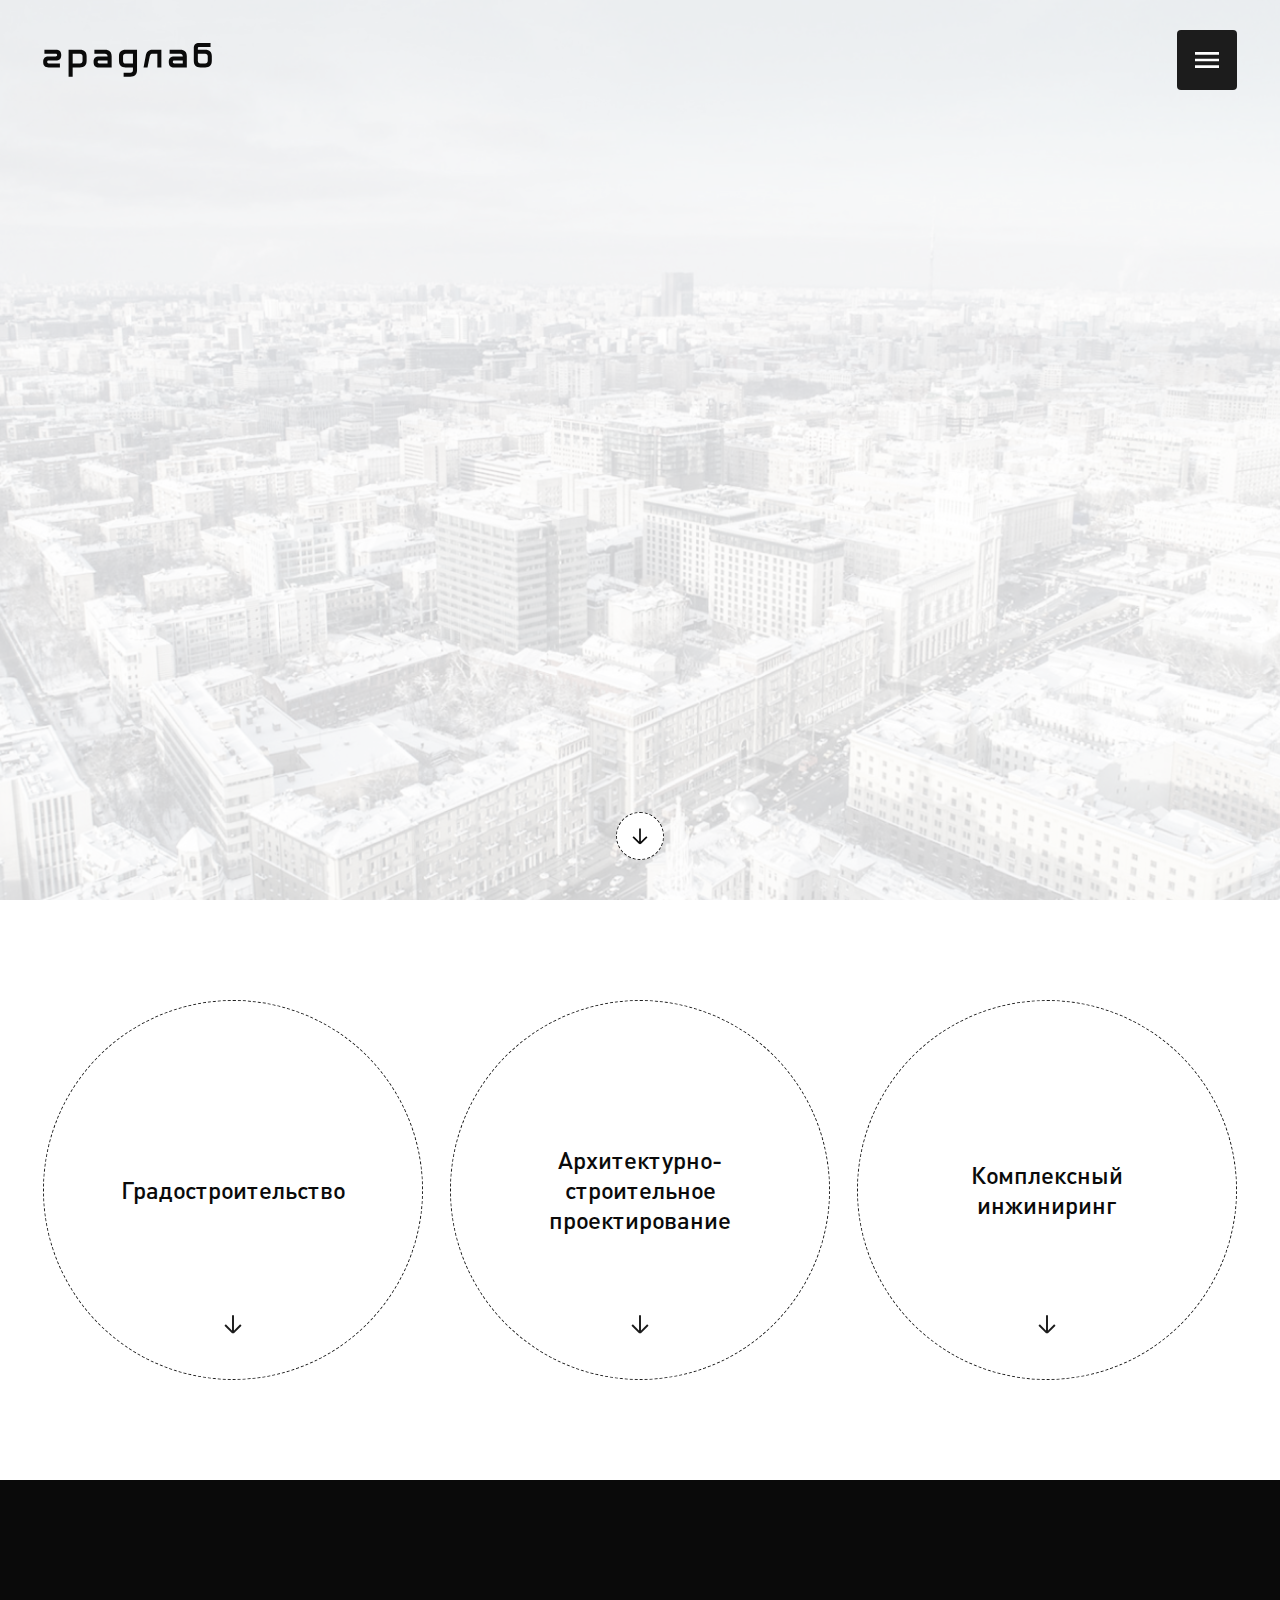
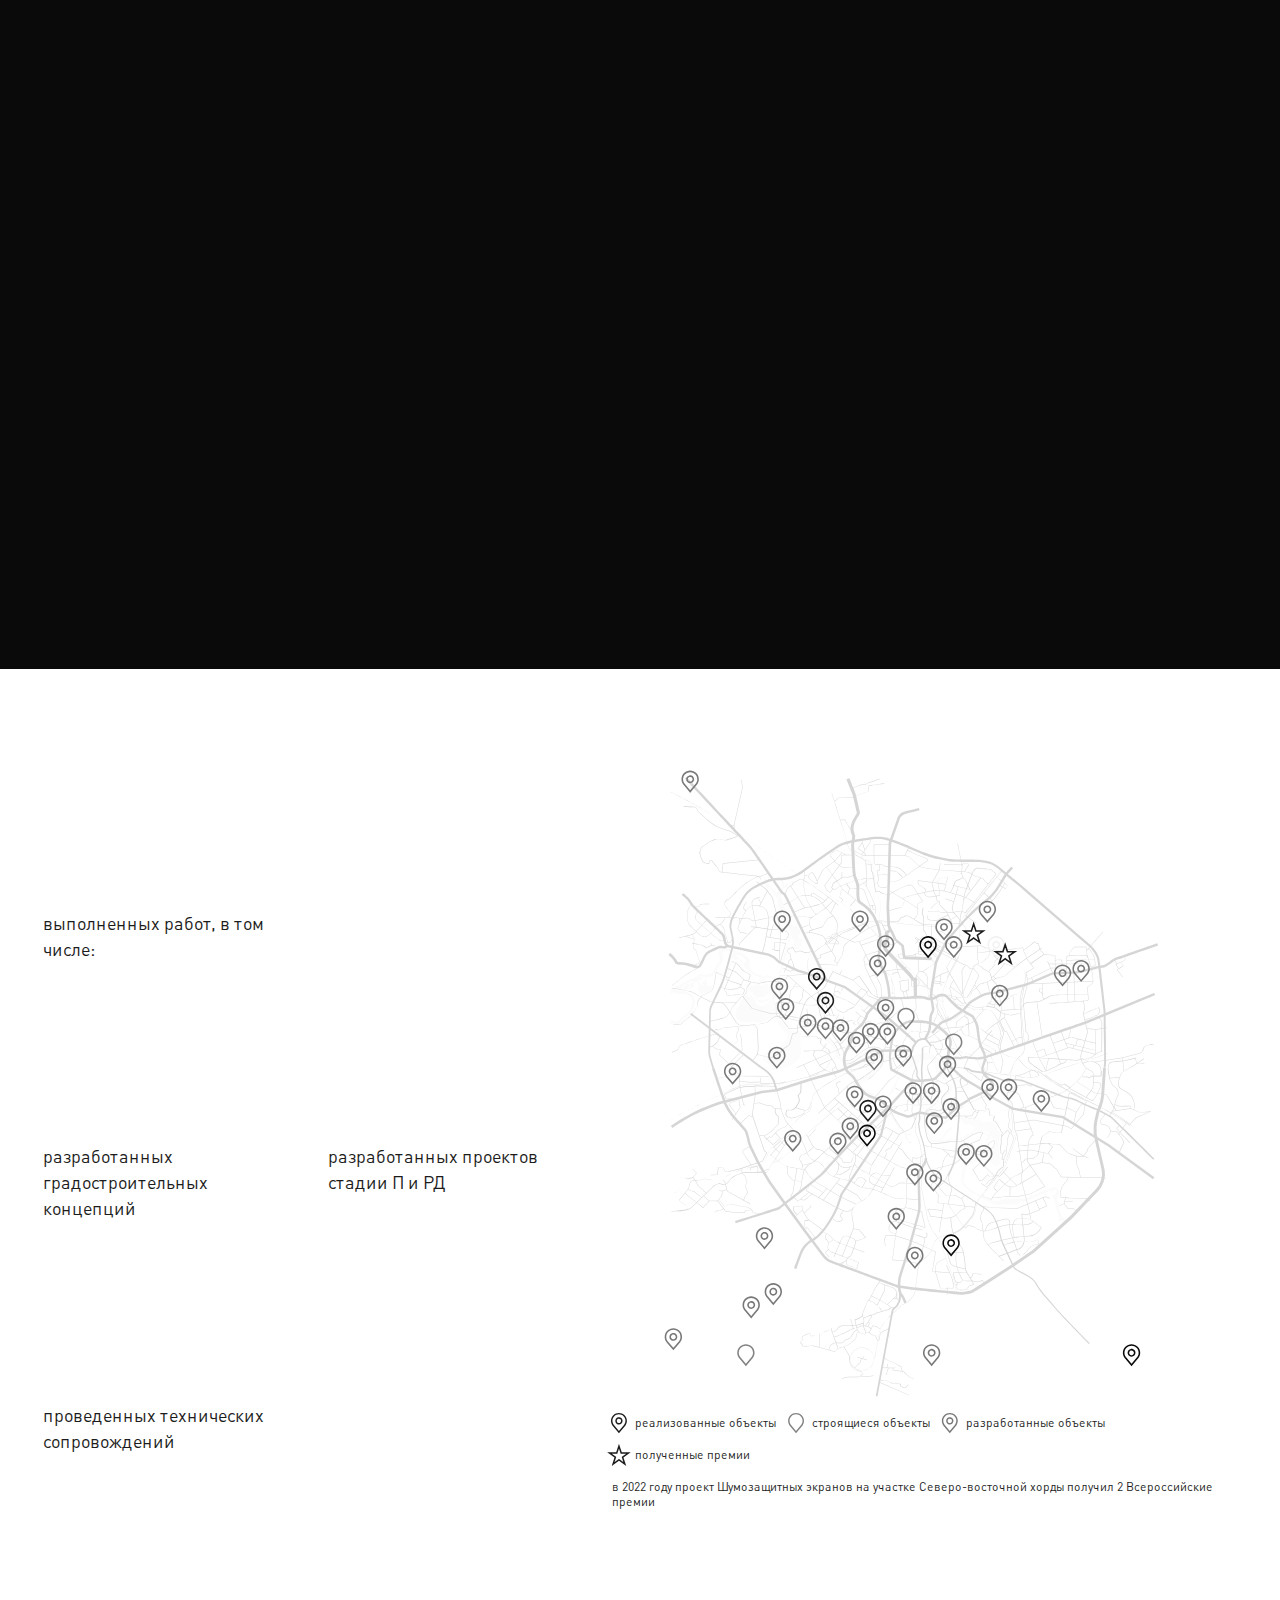
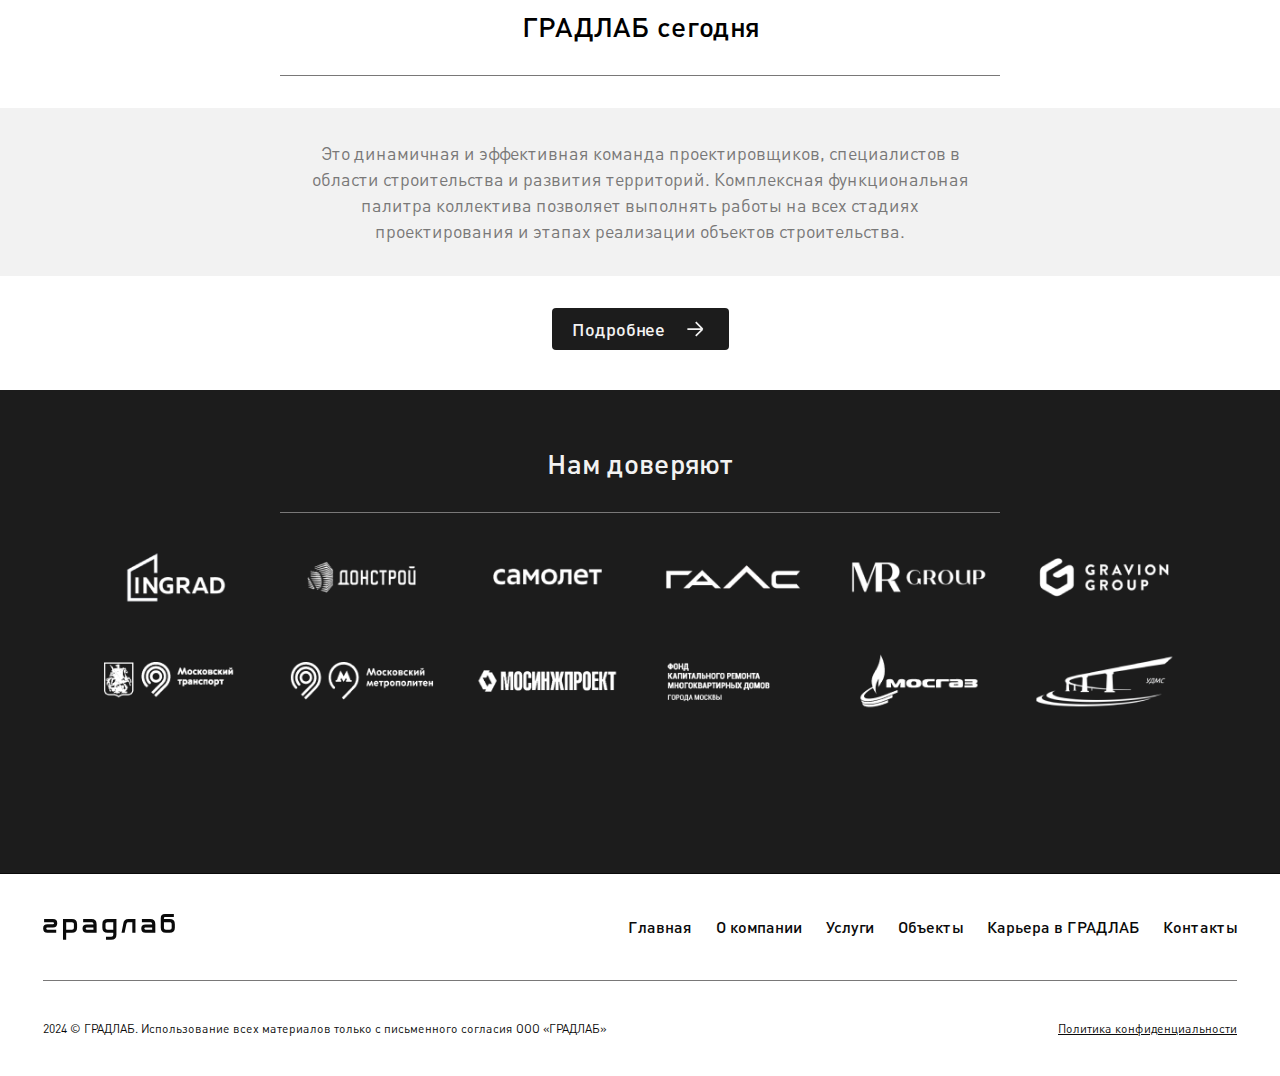
<file: index.html>
<!DOCTYPE html>
<html lang="ru">
	<head>
		<meta http-equiv="Content-Type" content="text/html; charset=utf-8">

		<!-- Adapting the page for mobile devices -->
		<meta name="viewport" content="width=device-width, initial-scale=1, maximum-scale=1">

		<!-- Prohibition of phone number recognition -->
		<meta name="format-detection" content="telephone=no">
		<meta name="SKYPE_TOOLBAR" content ="SKYPE_TOOLBAR_PARSER_COMPATIBLE">

		<!-- Page title -->
		<title>Заголовок страницы</title>

		<!-- Meta description -->
		<meta name="description" content="">

		<!-- Meta Keywords -->
		<meta name="keywords" content="">

		<!-- Changing the color of the mobile browser panel -->
		<meta name="msapplication-TileColor" content="#1C1C1C">
		<meta name="theme-color" content="#1C1C1C">

		<!-- Connecting style files -->
		<link rel="stylesheet" href="css/swiper-bundle.min.css" async>
		<link rel="stylesheet" href="css/swiper.css" async>
		<link rel="stylesheet" href="css/fancybox.css" async>
		<link rel="stylesheet" href="css/styles.css" async>

		<link rel="stylesheet" href="css/response_1599.css" media="print, (max-width: 1599px)" async>
		<link rel="stylesheet" href="css/response_1279.css" media="print, (max-width: 1279px)" async>
		<link rel="stylesheet" href="css/response_1023.css" media="print, (max-width: 1023px)" async>
		<link rel="stylesheet" href="css/response_767.css" media="print, (max-width: 767px)" async>
		<link rel="stylesheet" href="css/response_479.css" media="(max-width: 479px)" async>
	</head>

	<body>
		<div class="wrap">
			<div class="main">
				<header class="absolute">
					<div class="cont row">
						<div class="logo">
							<img src="images/logo.svg" alt="">
						</div>

						<button class="menu_btn">
							<svg class="icon"><use xlink:href="images/sprite.svg#ic_menu"></use></svg>
						</button>
					</div>
				</header>


				<section class="first_section block">
					<div class="cont">
						<div class="logo">
							<svg class="animate-logo" viewBox="0 0 678 136" xmlns="http://www.w3.org/2000/svg">
								<path d="M50.918 70.6106V70.5307H50.4661H22.2672C20.3796 70.5307 18.7845 71.0507 17.6601 72.1376C16.533 73.2272 15.9406 74.8264 15.9406 76.8573C15.9406 78.7617 16.5385 80.2931 17.6658 81.3452C18.7885 82.3931 20.3797 82.9128 22.2672 82.9128H67.0058V98.2776H22.2672C14.9673 98.2776 9.61298 96.5085 6.07999 92.9974C2.54753 89.4868 0.756592 84.1558 0.756592 76.8573C0.756592 69.4212 2.54858 64.0223 6.08147 60.4785C9.61409 56.935 14.9673 55.1659 22.2672 55.1659H50.4661C52.358 55.1659 53.8659 54.6433 54.945 53.5517C56.0166 52.4676 56.6046 50.8832 56.7908 48.8811L56.7944 48.8429L56.7914 48.8046C56.65 46.9667 56.0557 45.4701 54.9694 44.4338C53.8812 43.3956 52.3566 42.8741 50.4661 42.8741H5.72754V27.419H50.4661C57.948 27.419 63.3943 29.2113 66.9727 32.7021C70.5489 36.1908 72.3383 41.4532 72.3383 48.5681C72.3383 56.0035 70.5466 61.4257 66.9677 65.0265C63.4616 68.5541 58.1649 70.4094 50.918 70.6106Z"
									  fill="none" stroke="#1c1c1c" stroke-width="3"/>
								<path d="M118.613 98.368H118.161V98.8199V135.243H102.706V27.5093H147.806C156.731 27.5093 163.306 29.7068 167.653 34.043C172 38.3789 174.197 44.931 174.197 53.8102V72.0671C174.197 80.9463 172 87.4972 167.61 91.8327C163.218 96.1693 156.553 98.368 147.445 98.368H118.613ZM118.252 82.4609V82.9128H118.703H147.806C151.316 82.9128 154.069 81.9883 155.943 80.1265C157.817 78.2643 158.742 75.5335 158.742 72.0671V53.7198C158.742 50.2097 157.818 47.4774 155.942 45.6254C154.067 43.7745 151.313 42.8741 147.806 42.8741H118.703H118.252V43.326V82.4609Z"
									  fill="none" stroke="#1c1c1c" stroke-width="3"/>
								<path d="M258.613 55.2563H259.065V54.8044V53.539C259.065 50.1598 258.138 47.4953 256.261 45.6788C254.387 43.8648 251.636 42.9645 248.129 42.9645H206.282V27.5093H248.129C257.054 27.5093 263.629 29.7067 267.988 34.0434C272.346 38.38 274.566 44.9329 274.61 53.8125V98.368H224.901C217.423 98.368 211.98 96.51 208.401 92.8765C204.821 89.2418 203.029 83.7511 203.029 76.315C203.029 69.2002 204.818 63.9611 208.393 60.4952C211.971 57.0267 217.418 55.2563 224.901 55.2563H257.348H258.613ZM258.613 83.0032H259.065V82.5513V71.0729V70.621H258.613H224.901C222.885 70.621 221.287 71.137 220.192 72.1939C219.095 73.2533 218.574 74.7882 218.574 76.6766C218.574 78.6867 219.065 80.2906 220.151 81.389C221.238 82.4884 222.843 83.0032 224.901 83.0032H258.613Z"
									  fill="none" stroke="#1c1c1c" stroke-width="3"/>
								<path d="M361.014 98.8199V98.368H360.563H331.37C322.445 98.368 315.87 96.1705 311.522 91.8343C307.175 87.4984 304.978 80.9463 304.978 72.0671V53.8102C304.978 44.9298 307.153 38.378 311.489 34.0426C315.824 29.7071 322.399 27.5093 331.37 27.5093H376.47V109.214C376.47 118.093 374.272 124.551 369.885 128.795C365.495 133.043 358.829 135.153 349.717 135.153H323.597V120.059H350.078C353.585 120.059 356.339 119.159 358.214 117.308C360.09 115.456 361.014 112.724 361.014 109.214V98.8199ZM360.563 83.0032H361.014V82.5513V43.5068V43.0549H360.563H331.37C327.862 43.0549 325.109 43.9552 323.234 45.8062C321.358 47.6582 320.433 50.3905 320.433 53.9006V72.1575C320.433 75.6239 321.359 78.3547 323.233 80.2169C325.107 82.0787 327.86 83.0032 331.37 83.0032H360.563Z"
									  fill="none" stroke="#1c1c1c" stroke-width="3"/>
								<path d="M412.072 53.894L412.075 53.8816L412.076 53.869C413.244 44.9782 416.02 38.3991 420.398 34.0434C424.767 29.6961 430.787 27.5093 438.562 27.5093H474.172V98.368H458.988V43.326V42.8741H458.536H438.562C436.559 42.8741 434.236 43.2932 432.199 44.8417C430.158 46.3937 428.463 49.0347 427.634 53.3613C427.634 53.3621 427.634 53.3629 427.634 53.3637L418.49 98.368H403.678L412.072 53.894Z"
									  fill="none" stroke="#1c1c1c" stroke-width="3"/>
								<path d="M576.302 98.368H526.683C519.205 98.368 513.762 96.51 510.183 92.8765C506.603 89.2418 504.811 83.7511 504.811 76.315C504.811 69.2002 506.6 63.9611 510.176 60.4952C513.754 57.0267 519.2 55.2563 526.683 55.2563H559.13H560.486H560.938V54.8044V53.539C560.938 50.1598 560.01 47.4953 558.134 45.6788C556.26 43.8648 553.509 42.9645 550.001 42.9645H508.155V27.5093H550.001C558.927 27.5093 565.501 29.7069 569.837 34.0426C574.172 38.3778 576.347 44.9291 576.302 53.8079V53.8102V98.368ZM560.486 83.0032H560.938V82.5513V71.0729V70.621H560.486H526.774C524.758 70.621 523.079 71.1366 521.899 72.1805C520.71 73.2316 520.085 74.7663 520.085 76.6766C520.085 78.7077 520.678 80.3118 521.857 81.403C523.03 82.4887 524.716 83.0032 526.774 83.0032H560.486Z"
									  fill="none" stroke="#1c1c1c" stroke-width="3"/>
								<path d="M620.589 27.0575V27.5094H621.041H650.234C659.204 27.5094 665.802 29.7072 670.148 34.043C674.495 38.3781 676.67 44.9291 676.625 53.8079V53.8102V72.0671C676.625 80.9475 674.45 87.4993 670.114 91.8348C665.779 96.1702 659.204 98.368 650.234 98.368H631.615C622.507 98.368 615.934 96.1694 611.634 91.836C607.333 87.5019 605.224 80.951 605.224 72.0671V21.8154C605.224 14.5569 606.927 9.3186 610.367 5.88946C613.807 2.46002 619.069 0.756622 626.373 0.756622H671.473V15.8502H626.283C624.394 15.8502 622.943 16.3716 621.973 17.4318C621.009 18.4844 620.589 19.9918 620.589 21.8154V27.0575ZM621.041 42.9645H620.589V43.4164V72.0671C620.589 75.5335 621.514 78.2643 623.388 80.1266C625.262 81.9884 628.015 82.9128 631.525 82.9128H650.234C653.744 82.9128 656.496 81.9884 658.37 80.1266C660.244 78.2643 661.17 75.5335 661.17 72.0671V53.8102C661.17 50.3001 660.245 47.5678 658.369 45.7159C656.494 43.8649 653.741 42.9645 650.234 42.9645H621.041Z"
									  fill="none" stroke="#1c1c1c" stroke-width="3"/>
							</svg>

							<img src="images/animate_logo.svg" alt="">
						</div>
					</div>

					<button class="scroll_btn" data-anchor="directions">
						<svg class="icon"><use xlink:href="images/sprite.svg#ic_arrow_ver"></use></svg>
					</button>

					<img src="images/bg_first_section.jpg" alt="" class="bg" loading="lazy">
				</section>


				<section class="directions block" id="directions">
					<div class="cont">
						<div class="row">
							<div class="item">
								<div class="name">Градостроительство</div>

								<div class="desc">
									<div>оценка градостроительного потенциала территорий</div>

									<div>разработка архитектурно-градостроительных концепций</div>
								</div>

								<svg class="arrow"><use xlink:href="images/sprite.svg#ic_arrow_ver"></use></svg>
								<svg class="close"><use xlink:href="images/sprite.svg#ic_close"></use></svg>
							</div>

							<div class="item">
								<div class="name">Архитектурно-строительное проектирование</div>

								<div class="desc">
									<div>разработка проектной документации с защитой в экспертизе</div>

									<div>разработка рабочей документации для обеспечения строительства</div>

									<div>авторский надзор</div>
								</div>

								<svg class="arrow"><use xlink:href="images/sprite.svg#ic_arrow_ver"></use></svg>
								<svg class="close"><use xlink:href="images/sprite.svg#ic_close"></use></svg>
							</div>

							<div class="item">
								<div class="name">Комплексный инжиниринг</div>

								<div class="desc">
									<div>сбор и подготовка исходно-разрешительных данных для строительства</div>

									<div>координация процессов при проектировании и строительстве</div>
								</div>

								<svg class="arrow"><use xlink:href="images/sprite.svg#ic_arrow_ver"></use></svg>
								<svg class="close"><use xlink:href="images/sprite.svg#ic_close"></use></svg>
							</div>
						</div>
					</div>
				</section>


				<section class="objects block">
					<div class="data">
						<div class="cont">
							<div class="block_head">
								<div class="title animate">Эффективные технические решения с 2018 года:</div>

								<div class="desc animate delay">Промышленно-технологические объекты<br> общественно-деловые объекты<br> многофункциональные объекты<br> улично-дорожная инфраструктура<br> объекты рекреации</div>

								<div class="all_link animate delay2">
									<a href="/">
										<span>Наши объекты</span>
										<svg class="icon"><use xlink:href="images/sprite.svg#ic_arrow_hor"></use></svg>
									</a>
								</div>
							</div>

							<div class="swiper animate delay2">
								<div class="swiper-wrapper">
									<div class="swiper-slide">
										<a href="/" class="object">
											<div class="name">Строительство торгового центра с административными помещениями. г. Москва, г. Зеленоград.</div>

											<div class="info">
												<div class="role">Роль ГРАДЛАБ: Проектирование</div>

												<div class="status">Статус объекта: Построено</div>
											</div>

											<div class="thumb">
												<img src="images/tmp/object_thumb1.jpg" alt="" loading="lazy">
											</div>

											<div class="link">
												<span>Подробнее</span>
												<svg class="icon"><use xlink:href="images/sprite.svg#ic_arrow_hor"></use></svg>
											</div>
										</a>
									</div>

									<div class="swiper-slide">
										<a href="/" class="object">
											<div class="name">Внедрение дизайн - кода на<br> элементы улично-дорожной сети. г. Москва. Юго-Восточная хорда. Южная рокада 1.</div>

											<div class="info">
												<div class="role">Роль ГРАДЛАБ: Проектирование</div>

												<div class="status">Статус объекта: Построено</div>
											</div>

											<div class="thumb">
												<img src="images/tmp/object_thumb2.jpg" alt="" loading="lazy">
											</div>

											<div class="link">
												<span>Подробнее</span>
												<svg class="icon"><use xlink:href="images/sprite.svg#ic_arrow_hor"></use></svg>
											</div>
										</a>
									</div>

									<div class="swiper-slide">
										<a href="/" class="object">
											<div class="name">Реконструкция гостиницы "Варшава" г. Москва.</div>

											<div class="info">
												<div class="role">Роль ГРАДЛАБ: Проектирование</div>

												<div class="status">Статус объекта: Построено</div>
											</div>

											<div class="thumb">
												<img src="images/tmp/object_thumb3.jpg" alt="" loading="lazy">
											</div>

											<div class="link">
												<span>Подробнее</span>
												<svg class="icon"><use xlink:href="images/sprite.svg#ic_arrow_hor"></use></svg>
											</div>
										</a>
									</div>

									<div class="swiper-slide">
										<a href="/" class="object">
											<div class="name">Строительство парка аттракционов на ВДНХ "ОРИОН". г. Москва.</div>

											<div class="info">
												<div class="role">Роль ГРАДЛАБ: Проектирование</div>

												<div class="status">Статус объекта: Построено</div>
											</div>

											<div class="thumb">
												<img src="images/tmp/object_thumb4.jpg" alt="" loading="lazy">
											</div>

											<div class="link">
												<span>Подробнее</span>
												<svg class="icon"><use xlink:href="images/sprite.svg#ic_arrow_hor"></use></svg>
											</div>
										</a>
									</div>

									<div class="swiper-slide">
										<a href="/" class="object">
											<div class="name">Строительство торгового центра с административными помещениями. г. Москва, г. Зеленоград.</div>

											<div class="info">
												<div class="role">Роль ГРАДЛАБ: Проектирование</div>

												<div class="status">Статус объекта: Построено</div>
											</div>

											<div class="thumb">
												<img src="images/tmp/object_thumb1.jpg" alt="" loading="lazy">
											</div>

											<div class="link">
												<span>Подробнее</span>
												<svg class="icon"><use xlink:href="images/sprite.svg#ic_arrow_hor"></use></svg>
											</div>
										</a>
									</div>

									<div class="swiper-slide">
										<a href="/" class="object">
											<div class="name">Внедрение дизайн - кода на<br> элементы улично-дорожной сети. г. Москва. Юго-Восточная хорда. Южная рокада 1.</div>

											<div class="info">
												<div class="role">Роль ГРАДЛАБ: Проектирование</div>

												<div class="status">Статус объекта: Построено</div>
											</div>

											<div class="thumb">
												<img src="images/tmp/object_thumb2.jpg" alt="" loading="lazy">
											</div>

											<div class="link">
												<span>Подробнее</span>
												<svg class="icon"><use xlink:href="images/sprite.svg#ic_arrow_hor"></use></svg>
											</div>
										</a>
									</div>

									<div class="swiper-slide">
										<a href="/" class="object">
											<div class="name">Реконструкция гостиницы "Варшава" г. Москва.</div>

											<div class="info">
												<div class="role">Роль ГРАДЛАБ: Проектирование</div>

												<div class="status">Статус объекта: Построено</div>
											</div>

											<div class="thumb">
												<img src="images/tmp/object_thumb3.jpg" alt="" loading="lazy">
											</div>

											<div class="link">
												<span>Подробнее</span>
												<svg class="icon"><use xlink:href="images/sprite.svg#ic_arrow_hor"></use></svg>
											</div>
										</a>
									</div>

									<div class="swiper-slide">
										<a href="/" class="object">
											<div class="name">Строительство парка аттракционов на ВДНХ "ОРИОН". г. Москва.</div>

											<div class="info">
												<div class="role">Роль ГРАДЛАБ: Проектирование</div>

												<div class="status">Статус объекта: Построено</div>
											</div>

											<div class="thumb">
												<img src="images/tmp/object_thumb4.jpg" alt="" loading="lazy">
											</div>

											<div class="link">
												<span>Подробнее</span>
												<svg class="icon"><use xlink:href="images/sprite.svg#ic_arrow_hor"></use></svg>
											</div>
										</a>
									</div>
								</div>

								<button class="swiper-button-prev">
									<svg class="icon"><use xlink:href="images/sprite.svg#ic_arrow_hor"></use></svg>
								</button>

								<button class="swiper-button-next">
									<svg class="icon"><use xlink:href="images/sprite.svg#ic_arrow_hor"></use></svg>
								</button>
							</div>

							<div class="mob_all_link">
								<a href="/">
									<span>Наши объекты</span>
									<svg class="icon"><use xlink:href="images/sprite.svg#ic_arrow_hor"></use></svg>
								</a>
							</div>
						</div>
					</div>
				</section>


				<section class="about_info block">
					<div class="cont row">
						<div class="stats">
							<div class="row">
								<div class="big">
									<div class="item">
										<div class="val animate">100+</div>

										<div class="name">выполненных работ, в том числе:</div>
									</div>
								</div>

								<div>
									<div class="item">
										<div class="val animate">50+</div>

										<div class="name">разработанных градостроительных концепций</div>
									</div>
								</div>

								<div>
									<div class="item">
										<div class="val animate">40+</div>

										<div class="name">разработанных проектов стадии П и РД</div>
									</div>
								</div>

								<div class="big tablet_mini">
									<div class="item">
										<div class="val animate">10+</div>

										<div class="name">проведенных технических  сопровождений</div>
									</div>
								</div>
							</div>
						</div>


						<div class="map">
							<div class="image">
								<img src="images/about_map.svg" alt="" loading="lazy">
							</div>

							<a href="images/about_map.svg" class="mob_image fancy_img">
								<div class="zoom"></div>

								<img src="images/mob_about_map.svg" alt="" loading="lazy">
							</a>

							<div class="markers">
								<div class="row">
									<div>
										<img src="images/ic_map_marker1.svg" alt="" class="icon">
										<span>реализованные объекты</span>
									</div>

									<div>
										<img src="images/ic_map_marker2.svg" alt="" class="icon grey">
										<span>строящиеся объекты</span>
									</div>

									<div>
										<img src="images/ic_map_marker3.svg" alt="" class="icon grey">
										<span>разработанные объекты</span>
									</div>

									<div>
										<img src="images/ic_map_marker4.svg" alt="" class="icon">
										<span>полученные премии</span>
									</div>
								</div>
							</div>

							<div class="exp">в 2022 году проект Шумозащитных экранов на участке Северо-восточной хорды получил 2 Всероссийские премии</div>
						</div>
					</div>
				</section>


				<section class="today">
					<div class="cont">
						<div class="block_head center">
							<div class="title">ГРАДЛАБ сегодня</div>
						</div>
					</div>

					<div class="desc">
						<div class="cont">
							<div class="text_block">
								<p>Это динамичная и эффективная команда проектировщиков, специалистов в области строительства и развития территорий. Комплексная функциональная палитра коллектива позволяет выполнять работы на всех стадиях проектирования и этапах реализации объектов строительства.</p>
							</div>
						</div>
					</div>

					<div class="cont">
						<div class="link">
							<a href="/">
								<span>Подробнее</span>
								<svg class="icon"><use xlink:href="images/sprite.svg#ic_arrow_hor"></use></svg>
							</a>
						</div>
					</div>
				</section>


				<section class="clients block no_m">
					<div class="cont">
						<div class="block_head center">
							<div class="title">Нам доверяют</div>
						</div>

						<div class="data">
							<div class="row">
								<div class="item">
									<img src="images/tmp/client_logo1.png" alt="" loading="lazy">
								</div>

								<div class="item">
									<img src="images/tmp/client_logo2.png" alt="" loading="lazy">
								</div>

								<div class="item">
									<img src="images/tmp/client_logo3.png" alt="" loading="lazy">
								</div>

								<div class="item">
									<img src="images/tmp/client_logo4.png" alt="" loading="lazy">
								</div>

								<div class="item">
									<img src="images/tmp/client_logo5.png" alt="" loading="lazy">
								</div>

								<div class="item">
									<img src="images/tmp/client_logo6.png" alt="" loading="lazy">
								</div>

								<div class="item">
									<img src="images/tmp/client_logo7.png" alt="" loading="lazy">
								</div>

								<div class="item">
									<img src="images/tmp/client_logo8.png" alt="" loading="lazy">
								</div>

								<div class="item">
									<img src="images/tmp/client_logo9.png" alt="" loading="lazy">
								</div>

								<div class="item">
									<img src="images/tmp/client_logo10.png" alt="" loading="lazy">
								</div>

								<div class="item">
									<img src="images/tmp/client_logo11.png" alt="" loading="lazy">
								</div>

								<div class="item">
									<img src="images/tmp/client_logo12.png" alt="" loading="lazy">
								</div>

								<div class="item">
									<img src="images/tmp/client_logo13.png" alt="" loading="lazy">
								</div>

								<div class="item">
									<img src="images/tmp/client_logo14.png" alt="" loading="lazy">
								</div>

								<div class="item">
									<img src="images/tmp/client_logo15.png" alt="" loading="lazy">
								</div>
							</div>
						</div>
					</div>
				</section>
			</div>


			<footer>
				<div class="cont row">
					<div class="logo">
						<img src="images/logo.svg" alt="">
					</div>

					<div class="menu">
						<div><a href="/">Главная</a></div>

						<div><a href="/">О компании</a></div>

						<div><a href="/">Услуги</a></div>

						<div><a href="/">Объекты</a></div>

						<div><a href="/">Карьера в ГРАДЛАБ</a></div>

						<div><a href="/">Контакты</a></div>
					</div>

					<div class="line"></div>

					<div class="copyright">
						<span>2024 &copy; ГРАДЛАБ.</span>
						<span>Использование всех материалов только с письменного согласия ООО «ГРАДЛАБ»</span>
					</div>

					<div class="privacy_policy_link">
						<a href="/">Политика конфиденциальности</a>
					</div>
				</div>
			</footer>
		</div>


		<section class="menu_modal">
			<button class="close_btn">
				<svg class="icon"><use xlink:href="images/sprite.svg#ic_close"></use></svg>
			</button>

			<div class="scroll">
				<div class="cont">
					<nav class="menu">
						<div><a href="/">
							<svg class="icon"><use xlink:href="images/sprite.svg#ic_arrow_ver"></use></svg>
							<span>Главная</span>
						</a></div>

						<div><a href="/">
							<svg class="icon"><use xlink:href="images/sprite.svg#ic_arrow_ver"></use></svg>
							<span>О компании</span>
						</a></div>

						<div><a href="/">
							<svg class="icon"><use xlink:href="images/sprite.svg#ic_arrow_ver"></use></svg>
							<span>Услуги</span>
						</a></div>

						<div><a href="/">
							<svg class="icon"><use xlink:href="images/sprite.svg#ic_arrow_ver"></use></svg>
							<span>Объекты</span>
						</a></div>

						<div><a href="/">
							<svg class="icon"><use xlink:href="images/sprite.svg#ic_arrow_ver"></use></svg>
							<span>Карьера в ГРАДЛАБ</span>
						</a></div>

						<div><a href="/">
							<svg class="icon"><use xlink:href="images/sprite.svg#ic_arrow_ver"></use></svg>
							<span>Контакты</span>
						</a></div>
					</nav>

					<div class="logo">
						<img src="images/logo_white.svg" alt="">
					</div>
				</div>
			</div>

			<img src="images/bg_menu_modal.svg" alt="" class="bg" loading="lazy">
		</section>


		<section class="cookie">
			<div class="text">Наш сайт использует файлы cookie, чтобы улучшить взаимодействие с пользователями. Продолжая просмотр нашего сайта, вы принимаете условия <a href="/">политики конфиденциальности</a>.</div>

			<button class="btn">Хорошо</button>
		</section>


		<!-- Connecting javascript files -->
		<script src="js/jquery-3.6.3.min.js"></script>
		<script src="js/functions.js"></script>
		<script src="js/swiper-bundle.min.js"></script>
		<script src="js/svganimations.js"></script>
		<script src="js/fancybox.js"></script>
		<script src="js/scripts.js"></script>
	</body>
</html>
</file>
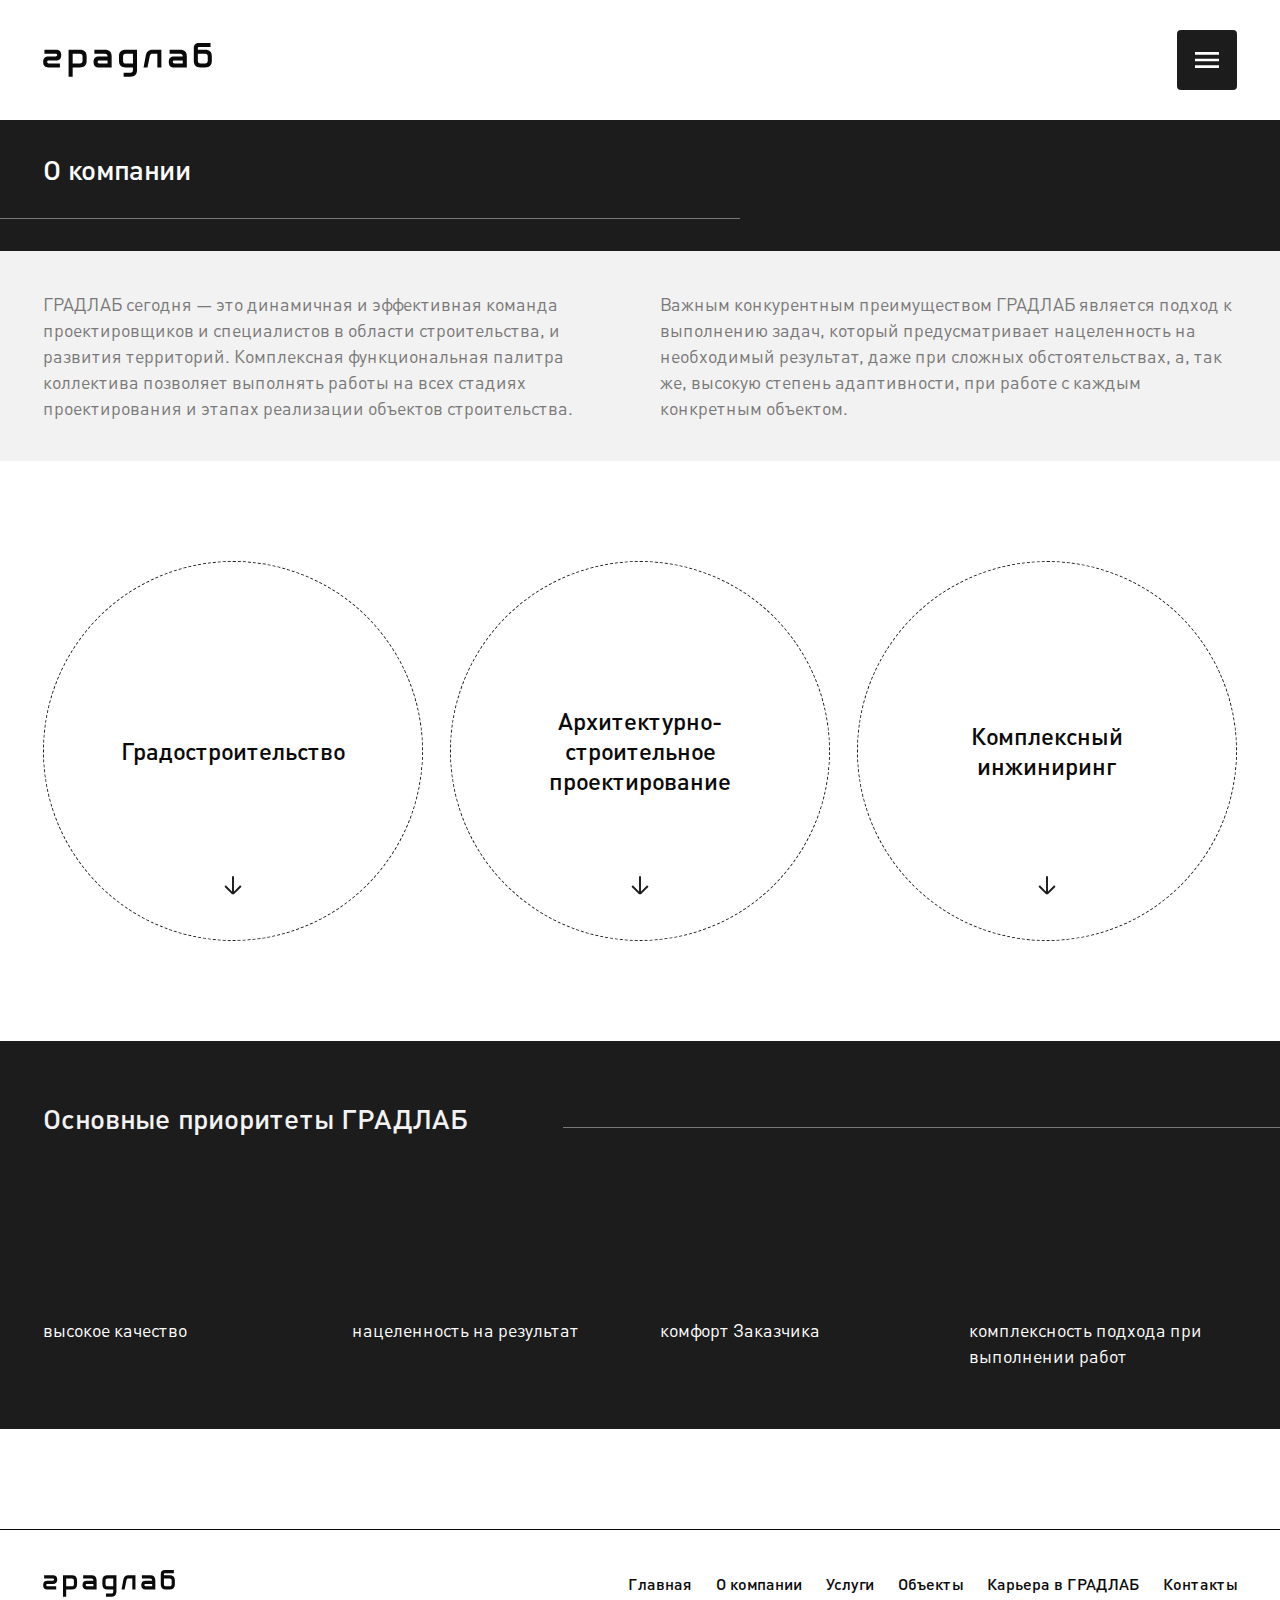
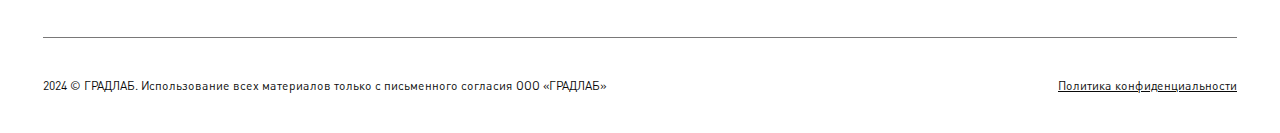
<file: about.html>
<!DOCTYPE html>
<html lang="ru">
	<head>
		<meta http-equiv="Content-Type" content="text/html; charset=utf-8">

		<!-- Adapting the page for mobile devices -->
		<meta name="viewport" content="width=device-width, initial-scale=1, maximum-scale=1">

		<!-- Prohibition of phone number recognition -->
		<meta name="format-detection" content="telephone=no">
		<meta name="SKYPE_TOOLBAR" content ="SKYPE_TOOLBAR_PARSER_COMPATIBLE">

		<!-- Page title -->
		<title>Заголовок страницы</title>

		<!-- Meta description -->
		<meta name="description" content="">

		<!-- Meta Keywords -->
		<meta name="keywords" content="">

		<!-- Changing the color of the mobile browser panel -->
		<meta name="msapplication-TileColor" content="#1C1C1C">
		<meta name="theme-color" content="#1C1C1C">

		<!-- Connecting style files -->
		<link rel="stylesheet" href="css/swiper-bundle.min.css" async>
		<link rel="stylesheet" href="css/swiper.css" async>
		<link rel="stylesheet" href="css/fancybox.css" async>
		<link rel="stylesheet" href="css/styles.css" async>

		<link rel="stylesheet" href="css/response_1599.css" media="print, (max-width: 1599px)" async>
		<link rel="stylesheet" href="css/response_1279.css" media="print, (max-width: 1279px)" async>
		<link rel="stylesheet" href="css/response_1023.css" media="print, (max-width: 1023px)" async>
		<link rel="stylesheet" href="css/response_767.css" media="print, (max-width: 767px)" async>
		<link rel="stylesheet" href="css/response_479.css" media="(max-width: 479px)" async>
	</head>

	<body>
		<div class="wrap">
			<div class="main">
				<header>
					<div class="cont row">
						<a href="/" class="logo">
							<img src="images/logo.svg" alt="">
						</a>

						<button class="menu_btn">
							<svg class="icon"><use xlink:href="images/sprite.svg#ic_menu"></use></svg>
						</button>
					</div>
				</header>


				<section class="page_head no_m">
					<div class="cont">
						<h1 class="page_title">О компании</h1>
					</div>
				</section>


				<section class="about_desc block">
					<div class="cont">
						<div class="text_block">
							<div class="cols">
								<div class="col">
									<p>ГРАДЛАБ сегодня — это динамичная и эффективная команда проектировщиков и специалистов в области строительства, и развития территорий. Комплексная функциональная палитра коллектива позволяет выполнять работы на всех стадиях проектирования и этапах реализации объектов строительства.</p>
								</div>

								<div class="col">
									<p>Важным конкурентным преимуществом ГРАДЛАБ является подход к выполнению задач, который предусматривает нацеленность на необходимый результат, даже при сложных обстоятельствах, а, так же, высокую степень адаптивности, при работе с каждым конкретным объектом.</p>
								</div>
							</div>
						</div>
					</div>
				</section>


				<section class="directions block">
					<div class="cont">
						<div class="row">
							<div class="item">
								<div class="name">Градостроительство</div>

								<div class="desc">
									<div>оценка градостроительного потенциала территорий</div>

									<div>разработка архитектурно-градостроительных концепций</div>
								</div>

								<svg class="arrow"><use xlink:href="images/sprite.svg#ic_arrow_ver"></use></svg>
								<svg class="close"><use xlink:href="images/sprite.svg#ic_close"></use></svg>
							</div>

							<div class="item">
								<div class="name">Архитектурно-строительное проектирование</div>

								<div class="desc">
									<div>разработка проектной документации с защитой в экспертизе</div>

									<div>разработка рабочей документации для обеспечения строительства</div>

									<div>авторский надзор</div>
								</div>

								<svg class="arrow"><use xlink:href="images/sprite.svg#ic_arrow_ver"></use></svg>
								<svg class="close"><use xlink:href="images/sprite.svg#ic_close"></use></svg>
							</div>

							<div class="item">
								<div class="name">Комплексный инжиниринг</div>

								<div class="desc">
									<div>сбор и подготовка исходно-разрешительных данных для строительства</div>

									<div>координация процессов при проектировании и строительстве</div>
								</div>

								<svg class="arrow"><use xlink:href="images/sprite.svg#ic_arrow_ver"></use></svg>
								<svg class="close"><use xlink:href="images/sprite.svg#ic_close"></use></svg>
							</div>
						</div>
					</div>
				</section>


				<section class="priorities block">
					<div class="cont">
						<div class="block_head">
							<div class="title">Основные приоритеты ГРАДЛАБ</div>
						</div>

						<div class="row">
							<div class="item">
								<div class="number animate">01</div>

								<div class="name">высокое качество</div>
							</div>

							<div class="item">
								<div class="number animate delay2">02</div>

								<div class="name">нацеленность на результат</div>
							</div>

							<div class="item">
								<div class="number animate delay3">03</div>

								<div class="name">комфорт Заказчика</div>
							</div>

							<div class="item">
								<div class="number animate delay4">04</div>

								<div class="name">комплексность подхода при выполнении работ</div>
							</div>
						</div>
					</div>
				</section>
			</div>


			<footer>
				<div class="cont row">
					<div class="logo">
						<img src="images/logo.svg" alt="">
					</div>

					<div class="menu">
						<div><a href="/">Главная</a></div>

						<div><a href="/">О компании</a></div>

						<div><a href="/">Услуги</a></div>

						<div><a href="/">Объекты</a></div>

						<div><a href="/">Карьера в ГРАДЛАБ</a></div>

						<div><a href="/">Контакты</a></div>
					</div>

					<div class="line"></div>

					<div class="copyright">
						<span>2024 &copy; ГРАДЛАБ.</span>
						<span>Использование всех материалов только с письменного согласия ООО «ГРАДЛАБ»</span>
					</div>

					<div class="privacy_policy_link">
						<a href="/">Политика конфиденциальности</a>
					</div>
				</div>
			</footer>
		</div>


		<section class="menu_modal">
			<button class="close_btn">
				<svg class="icon"><use xlink:href="images/sprite.svg#ic_close"></use></svg>
			</button>

			<div class="scroll">
				<div class="cont">
					<nav class="menu">
						<div><a href="/">
							<svg class="icon"><use xlink:href="images/sprite.svg#ic_arrow_ver"></use></svg>
							<span>Главная</span>
						</a></div>

						<div><a href="/">
							<svg class="icon"><use xlink:href="images/sprite.svg#ic_arrow_ver"></use></svg>
							<span>О компании</span>
						</a></div>

						<div><a href="/">
							<svg class="icon"><use xlink:href="images/sprite.svg#ic_arrow_ver"></use></svg>
							<span>Услуги</span>
						</a></div>

						<div><a href="/">
							<svg class="icon"><use xlink:href="images/sprite.svg#ic_arrow_ver"></use></svg>
							<span>Объекты</span>
						</a></div>

						<div><a href="/">
							<svg class="icon"><use xlink:href="images/sprite.svg#ic_arrow_ver"></use></svg>
							<span>Карьера в ГРАДЛАБ</span>
						</a></div>

						<div><a href="/">
							<svg class="icon"><use xlink:href="images/sprite.svg#ic_arrow_ver"></use></svg>
							<span>Контакты</span>
						</a></div>
					</nav>

					<div class="logo">
						<img src="images/logo_white.svg" alt="">
					</div>
				</div>
			</div>

			<img src="images/bg_menu_modal.svg" alt="" class="bg" loading="lazy">
		</section>


		<section class="cookie">
			<div class="text">Наш сайт использует файлы cookie, чтобы улучшить взаимодействие с пользователями. Продолжая просмотр нашего сайта, вы принимаете условия <a href="/">политики конфиденциальности</a>.</div>

			<button class="btn">Хорошо</button>
		</section>


		<!-- Connecting javascript files -->
		<script src="js/jquery-3.6.3.min.js"></script>
		<script src="js/functions.js"></script>
		<script src="js/swiper-bundle.min.js"></script>
		<script src="js/svganimations.js"></script>
		<script src="js/fancybox.js"></script>
		<script src="js/scripts.js"></script>
	</body>
</html>
</file>
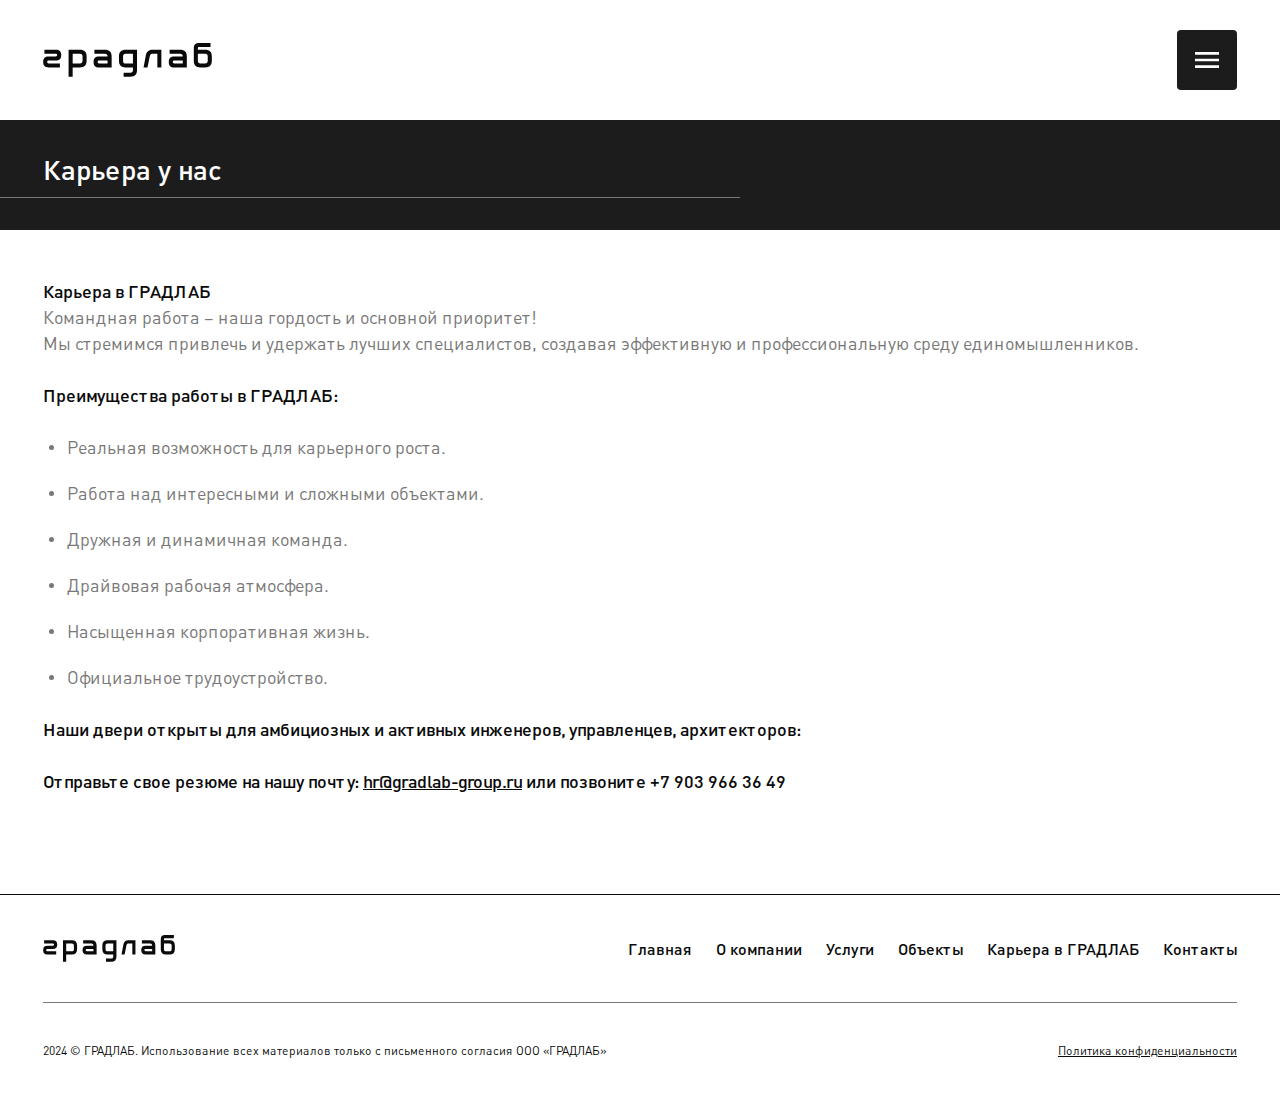
<file: career.html>
<!DOCTYPE html>
<html lang="ru">
	<head>
		<meta http-equiv="Content-Type" content="text/html; charset=utf-8">

		<!-- Adapting the page for mobile devices -->
		<meta name="viewport" content="width=device-width, initial-scale=1, maximum-scale=1">

		<!-- Prohibition of phone number recognition -->
		<meta name="format-detection" content="telephone=no">
		<meta name="SKYPE_TOOLBAR" content ="SKYPE_TOOLBAR_PARSER_COMPATIBLE">

		<!-- Page title -->
		<title>Заголовок страницы</title>

		<!-- Meta description -->
		<meta name="description" content="">

		<!-- Meta Keywords -->
		<meta name="keywords" content="">

		<!-- Changing the color of the mobile browser panel -->
		<meta name="msapplication-TileColor" content="#1C1C1C">
		<meta name="theme-color" content="#1C1C1C">

		<!-- Connecting style files -->
		<link rel="stylesheet" href="css/swiper-bundle.min.css" async>
		<link rel="stylesheet" href="css/swiper.css" async>
		<link rel="stylesheet" href="css/fancybox.css" async>
		<link rel="stylesheet" href="css/styles.css" async>

		<link rel="stylesheet" href="css/response_1599.css" media="print, (max-width: 1599px)" async>
		<link rel="stylesheet" href="css/response_1279.css" media="print, (max-width: 1279px)" async>
		<link rel="stylesheet" href="css/response_1023.css" media="print, (max-width: 1023px)" async>
		<link rel="stylesheet" href="css/response_767.css" media="print, (max-width: 767px)" async>
		<link rel="stylesheet" href="css/response_479.css" media="(max-width: 479px)" async>
	</head>

	<body>
		<div class="wrap">
			<div class="main">
				<header>
					<div class="cont row">
						<a href="/" class="logo">
							<img src="images/logo.svg" alt="">
						</a>

						<button class="menu_btn">
							<svg class="icon"><use xlink:href="images/sprite.svg#ic_menu"></use></svg>
						</button>
					</div>
				</header>


				<section class="page_head">
					<div class="cont">
						<h1 class="page_title">Карьера у нас</h1>
					</div>
				</section>


				<section class="career block">
					<div class="cont">
						<div class="text_block">
							<p>
								<b>Карьера в ГРАДЛАБ</b><br>

								Командная работа – наша гордость и основной приоритет!<br>

								Мы стремимся привлечь и удержать лучших специалистов, создавая эффективную и профессиональную среду единомышленников.
							</p>

							<p><b>Преимущества работы в ГРАДЛАБ:</b></p>

							<ul>
								<li>Реальная возможность для карьерного роста.</li>

								<li>Работа над интересными и сложными объектами.</li>

								<li>Дружная и динамичная команда.</li>

								<li>Драйвовая рабочая атмосфера.</li>

								<li>Насыщенная корпоративная жизнь.</li>

								<li>Официальное трудоустройство.</li>
							</ul>

							<p><b>Наши двери открыты для амбициозных и активных инженеров, управленцев, архитекторов:</b></p>

							<p><b>Отправьте свое резюме на нашу почту: <a href="mailto:hr@gradlab-group.ru"><u>hr@gradlab-group.ru</u></a> или позвоните <a href="tel:+79039663649">+7 903 966 36 49</a></b></p>
						</div>
					</div>
				</section>
			</div>


			<footer>
				<div class="cont row">
					<div class="logo">
						<img src="images/logo.svg" alt="">
					</div>

					<div class="menu">
						<div><a href="/">Главная</a></div>

						<div><a href="/">О компании</a></div>

						<div><a href="/">Услуги</a></div>

						<div><a href="/">Объекты</a></div>

						<div><a href="/">Карьера в ГРАДЛАБ</a></div>

						<div><a href="/">Контакты</a></div>
					</div>

					<div class="line"></div>

					<div class="copyright">
						<span>2024 &copy; ГРАДЛАБ.</span>
						<span>Использование всех материалов только с письменного согласия ООО «ГРАДЛАБ»</span>
					</div>

					<div class="privacy_policy_link">
						<a href="/">Политика конфиденциальности</a>
					</div>
				</div>
			</footer>
		</div>


		<section class="menu_modal">
			<button class="close_btn">
				<svg class="icon"><use xlink:href="images/sprite.svg#ic_close"></use></svg>
			</button>

			<div class="scroll">
				<div class="cont">
					<nav class="menu">
						<div><a href="/">
							<svg class="icon"><use xlink:href="images/sprite.svg#ic_arrow_ver"></use></svg>
							<span>Главная</span>
						</a></div>

						<div><a href="/">
							<svg class="icon"><use xlink:href="images/sprite.svg#ic_arrow_ver"></use></svg>
							<span>О компании</span>
						</a></div>

						<div><a href="/">
							<svg class="icon"><use xlink:href="images/sprite.svg#ic_arrow_ver"></use></svg>
							<span>Услуги</span>
						</a></div>

						<div><a href="/">
							<svg class="icon"><use xlink:href="images/sprite.svg#ic_arrow_ver"></use></svg>
							<span>Объекты</span>
						</a></div>

						<div><a href="/">
							<svg class="icon"><use xlink:href="images/sprite.svg#ic_arrow_ver"></use></svg>
							<span>Карьера в ГРАДЛАБ</span>
						</a></div>

						<div><a href="/">
							<svg class="icon"><use xlink:href="images/sprite.svg#ic_arrow_ver"></use></svg>
							<span>Контакты</span>
						</a></div>
					</nav>

					<div class="logo">
						<img src="images/logo_white.svg" alt="">
					</div>
				</div>
			</div>

			<img src="images/bg_menu_modal.svg" alt="" class="bg" loading="lazy">
		</section>


		<section class="cookie">
			<div class="text">Наш сайт использует файлы cookie, чтобы улучшить взаимодействие с пользователями. Продолжая просмотр нашего сайта, вы принимаете условия <a href="/">политики конфиденциальности</a>.</div>

			<button class="btn">Хорошо</button>
		</section>


		<!-- Connecting javascript files -->
		<script src="js/jquery-3.6.3.min.js"></script>
		<script src="js/functions.js"></script>
		<script src="js/swiper-bundle.min.js"></script>
		<script src="js/svganimations.js"></script>
		<script src="js/fancybox.js"></script>
		<script src="js/scripts.js"></script>
	</body>
</html>
</file>
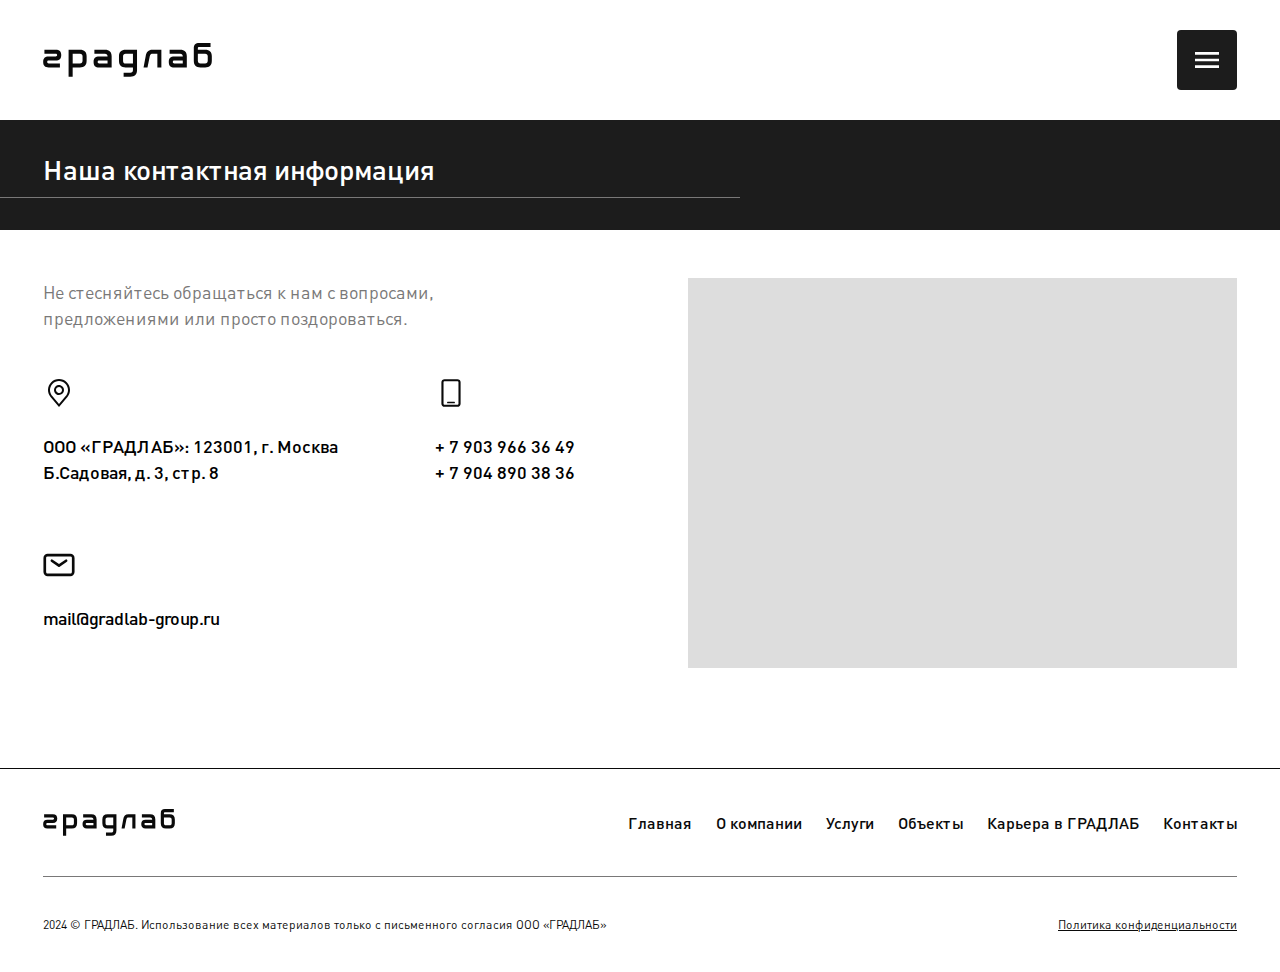
<file: contacts.html>
<!DOCTYPE html>
<html lang="ru">
	<head>
		<meta http-equiv="Content-Type" content="text/html; charset=utf-8">

		<!-- Adapting the page for mobile devices -->
		<meta name="viewport" content="width=device-width, initial-scale=1, maximum-scale=1">

		<!-- Prohibition of phone number recognition -->
		<meta name="format-detection" content="telephone=no">
		<meta name="SKYPE_TOOLBAR" content ="SKYPE_TOOLBAR_PARSER_COMPATIBLE">

		<!-- Page title -->
		<title>Заголовок страницы</title>

		<!-- Meta description -->
		<meta name="description" content="">

		<!-- Meta Keywords -->
		<meta name="keywords" content="">

		<!-- Changing the color of the mobile browser panel -->
		<meta name="msapplication-TileColor" content="#1C1C1C">
		<meta name="theme-color" content="#1C1C1C">

		<!-- Connecting style files -->
		<link rel="stylesheet" href="css/swiper-bundle.min.css" async>
		<link rel="stylesheet" href="css/swiper.css" async>
		<link rel="stylesheet" href="css/fancybox.css" async>
		<link rel="stylesheet" href="css/styles.css" async>

		<link rel="stylesheet" href="css/response_1599.css" media="print, (max-width: 1599px)" async>
		<link rel="stylesheet" href="css/response_1279.css" media="print, (max-width: 1279px)" async>
		<link rel="stylesheet" href="css/response_1023.css" media="print, (max-width: 1023px)" async>
		<link rel="stylesheet" href="css/response_767.css" media="print, (max-width: 767px)" async>
		<link rel="stylesheet" href="css/response_479.css" media="(max-width: 479px)" async>
	</head>

	<body>
		<div class="wrap">
			<div class="main">
				<header>
					<div class="cont row">
						<a href="/" class="logo">
							<img src="images/logo.svg" alt="">
						</a>

						<button class="menu_btn">
							<svg class="icon"><use xlink:href="images/sprite.svg#ic_menu"></use></svg>
						</button>
					</div>
				</header>


				<section class="page_head">
					<div class="cont">
						<h1 class="page_title">Наша контактная информация</h1>
					</div>
				</section>


				<section class="contacts_info block">
					<div class="cont row">
						<div class="data">
							<div class="text_block">
								<p>Не стесняйтесь обращаться к нам с вопросами, предложениями или просто поздороваться.</p>
							</div>

							<div class="row">
								<div class="item location">
									<div class="icon">
										<svg><use xlink:href="images/sprite.svg#ic_location"></use></svg>
									</div>

									<div class="val">ООО «ГРАДЛАБ»: 123001, г. Москва<br> Б.Садовая, д. 3, стр. 8</div>
								</div>

								<div class="item email">
									<div class="icon">
										<svg><use xlink:href="images/sprite.svg#ic_phone"></use></svg>
									</div>

									<div class="val">
										<div><a href="tel:+79039663649">+ 7 903 966 36 49</a></div>

										<div><a href="tel:+79048903836">+ 7 904 890 38 36</a></div>
									</div>
								</div>

								<div class="item email">
									<div class="icon">
										<svg><use xlink:href="images/sprite.svg#ic_email"></use></svg>
									</div>

									<div class="val">
										<a href="mailto:mail@gradlab-group.ru">mail@gradlab-group.ru</a>
									</div>
								</div>
							</div>
						</div>

						<div class="map">
							<script type="text/javascript" charset="utf-8" async src="https://api-maps.yandex.ru/services/constructor/1.0/js/?um=constructor%3AGrlSzNESHdKF1Fp8E_SgtJbgAZLUc9Db&amp;width=100%25&amp;height=100%25&amp;lang=ru_RU&amp;scroll=false"></script>
						</div>
					</div>
				</section>
			</div>


			<footer>
				<div class="cont row">
					<div class="logo">
						<img src="images/logo.svg" alt="">
					</div>

					<div class="menu">
						<div><a href="/">Главная</a></div>

						<div><a href="/">О компании</a></div>

						<div><a href="/">Услуги</a></div>

						<div><a href="/">Объекты</a></div>

						<div><a href="/">Карьера в ГРАДЛАБ</a></div>

						<div><a href="/">Контакты</a></div>
					</div>

					<div class="line"></div>

					<div class="copyright">
						<span>2024 &copy; ГРАДЛАБ.</span>
						<span>Использование всех материалов только с письменного согласия ООО «ГРАДЛАБ»</span>
					</div>

					<div class="privacy_policy_link">
						<a href="/">Политика конфиденциальности</a>
					</div>
				</div>
			</footer>
		</div>


		<section class="menu_modal">
			<button class="close_btn">
				<svg class="icon"><use xlink:href="images/sprite.svg#ic_close"></use></svg>
			</button>

			<div class="scroll">
				<div class="cont">
					<nav class="menu">
						<div><a href="/">
							<svg class="icon"><use xlink:href="images/sprite.svg#ic_arrow_ver"></use></svg>
							<span>Главная</span>
						</a></div>

						<div><a href="/">
							<svg class="icon"><use xlink:href="images/sprite.svg#ic_arrow_ver"></use></svg>
							<span>О компании</span>
						</a></div>

						<div><a href="/">
							<svg class="icon"><use xlink:href="images/sprite.svg#ic_arrow_ver"></use></svg>
							<span>Услуги</span>
						</a></div>

						<div><a href="/">
							<svg class="icon"><use xlink:href="images/sprite.svg#ic_arrow_ver"></use></svg>
							<span>Объекты</span>
						</a></div>

						<div><a href="/">
							<svg class="icon"><use xlink:href="images/sprite.svg#ic_arrow_ver"></use></svg>
							<span>Карьера в ГРАДЛАБ</span>
						</a></div>

						<div><a href="/">
							<svg class="icon"><use xlink:href="images/sprite.svg#ic_arrow_ver"></use></svg>
							<span>Контакты</span>
						</a></div>
					</nav>

					<div class="logo">
						<img src="images/logo_white.svg" alt="">
					</div>
				</div>
			</div>

			<img src="images/bg_menu_modal.svg" alt="" class="bg" loading="lazy">
		</section>


		<section class="cookie">
			<div class="text">Наш сайт использует файлы cookie, чтобы улучшить взаимодействие с пользователями. Продолжая просмотр нашего сайта, вы принимаете условия <a href="/">политики конфиденциальности</a>.</div>

			<button class="btn">Хорошо</button>
		</section>


		<!-- Connecting javascript files -->
		<script src="js/jquery-3.6.3.min.js"></script>
		<script src="js/functions.js"></script>
		<script src="js/swiper-bundle.min.js"></script>
		<script src="js/svganimations.js"></script>
		<script src="js/fancybox.js"></script>
		<script src="js/scripts.js"></script>
	</body>
</html>
</file>
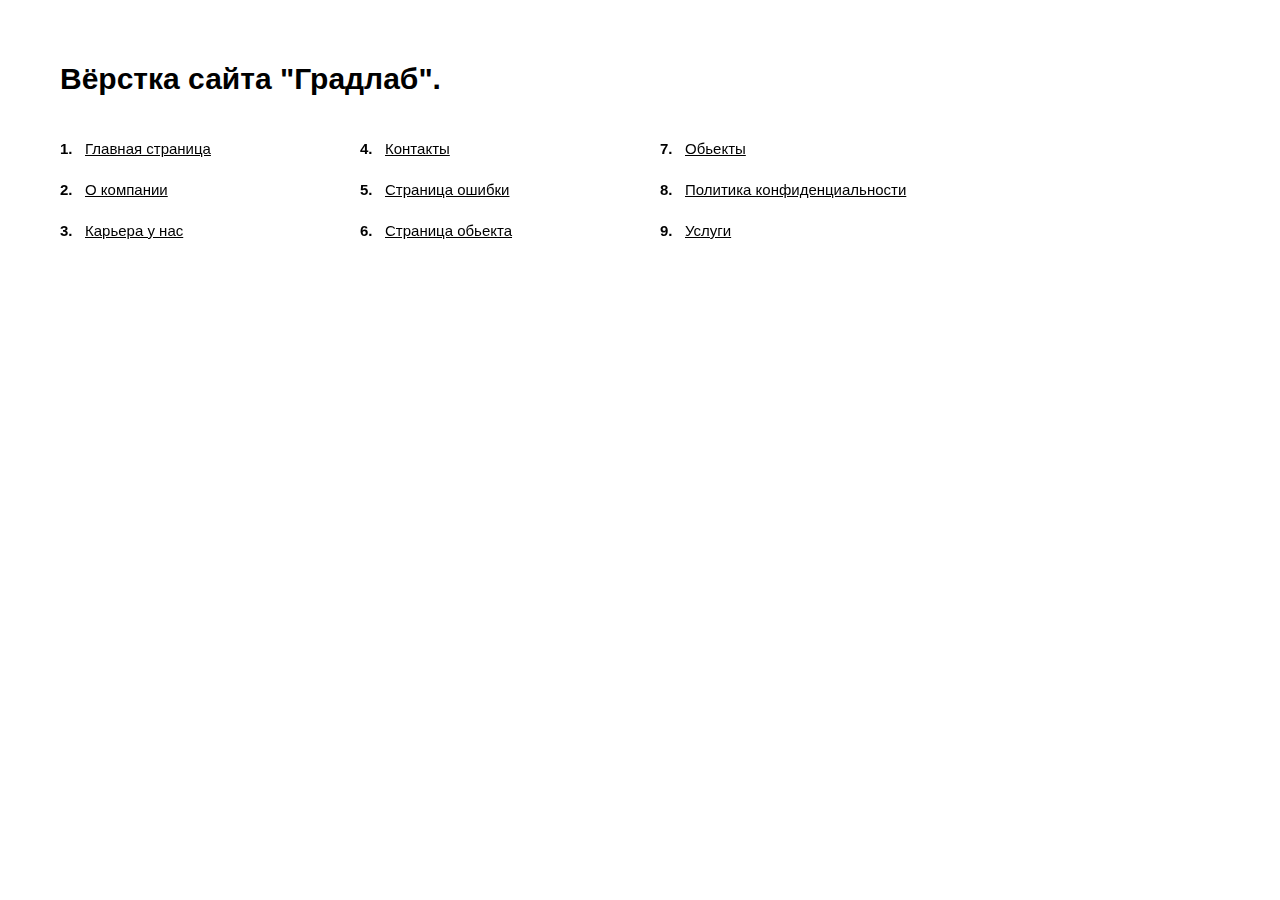
<file: demo_links.html>
<!DOCTYPE html>
<html lang="ru">
	<head>
		<meta http-equiv="Content-Type" content="text/html; charset=utf-8">

		<!-- Адаптирование страницы для мобильных устройств -->
		<meta name="viewport" content="width=device-width, initial-scale=1, maximum-scale=1">

		<!-- Запрет распознования номера телефона -->
		<meta name="format-detection" content="telephone=no">
		<meta name="SKYPE_TOOLBAR" content ="SKYPE_TOOLBAR_PARSER_COMPATIBLE">

		<style>
			*
			{
			    box-sizing: border-box;
			    margin: 0;
			    padding: 0;
			}

			*:before,
			*:after
			{
			    box-sizing: border-box;
			}


			.demo_links
			{
			    padding: 60px;
			}

			.demo_links .title
			{
			    font-family: Arial, 'Helvetica Neue', Helvetica, sans-serif;
			    font-size: 30px;
			    font-weight: 700;
			    line-height: 38px;

			    margin-bottom: 40px;
			}

			.demo_links ol
			{
			    font-family: Arial, 'Helvetica Neue', Helvetica, sans-serif;
			    font-size: 15px;
			    line-height: 21px;

			    counter-reset: li;

			    column-gap: 40px;
			    column-count: 4;
			}

			.demo_links ol li
			{
			    position: relative;

			    display: block;
			    overflow: hidden;

			    padding-left: 25px;

			    list-style-type: none;

			    transform: translateZ(0);

			    --webkit-column-break-inside: avoid;
			    page-break-inside: avoid;
			    break-inside: avoid;
			}

			.demo_links ol li + li
			{
			    margin-top: 20px;
			}

			.demo_links ol li:before
			{
			    color: var(--text_color);
			    font-weight: 700;

			    position: absolute;
			    top: 0;
			    left: 0;

			    content: counters(li, '.') '.';
			    counter-increment: li;
			}


			.demo_links li a
			{
			    color: #000;
			}

			.demo_links li a:hover
			{
			    text-decoration: none;
			}


			@media (max-width: 1279px)
			{
			    .demo_links ol
			    {
			        column-count: 3;
			    }
			}


			@media (max-width: 1023px)
			{
			    .demo_links
			    {
			        padding: 40px;
			    }

			    .demo_links .title
			    {
			        font-size: 28px;
			        line-height: 34px;

			        margin-bottom: 25px;
			    }

			    .demo_links ol
			    {
			        column-count: 2;
			    }
			}


			@media (max-width: 767px)
			{
			    .demo_links
			    {
			        padding: 30px;
			    }

			    .demo_links .title
			    {
			        font-size: 26px;
			        line-height: 32px;
			    }

			    .demo_links ol
			    {
			        column-gap: 40px;
			    }
			}


			@media (max-width: 479px)
			{
			    .demo_links
			    {
			        padding: 20px;
			    }

			    .demo_links .title
			    {
			        font-size: 22px;
			        line-height: 28px;

			        margin-bottom: 25px;
			    }

			    .demo_links ol
			    {
			        column-count: 1;
			    }

			    .demo_links ol li + li
			    {
			        margin-top: 15px;
			    }
			}

		</style>
	</head>

	<body>
		<div class="demo_links">
			<div class="title">Вёрстка сайта "Градлаб".</div>

			<ol>
				<li><a href="./index.html" target="_blank">Главная страница</a></li>
				<li><a href="./about.html" target="_blank">О компании</a></li>
				<li><a href="./career.html" target="_blank">Карьера у нас</a></li>
				<li><a href="./contacts.html" target="_blank">Контакты</a></li>
				<li><a href="./error_404.html" target="_blank">Страница ошибки</a></li>
				<li><a href="./object.html" target="_blank">Страница обьекта</a></li>
				<li><a href="./objects.html" target="_blank">Обьекты</a></li>
				<li><a href="./privacy_policy.html" target="_blank">Политика конфиденциальности</a></li>
				<li><a href="./services.html" target="_blank">Услуги</a></li>
			</ol>
		</div>
	</body>
</html>
</file>
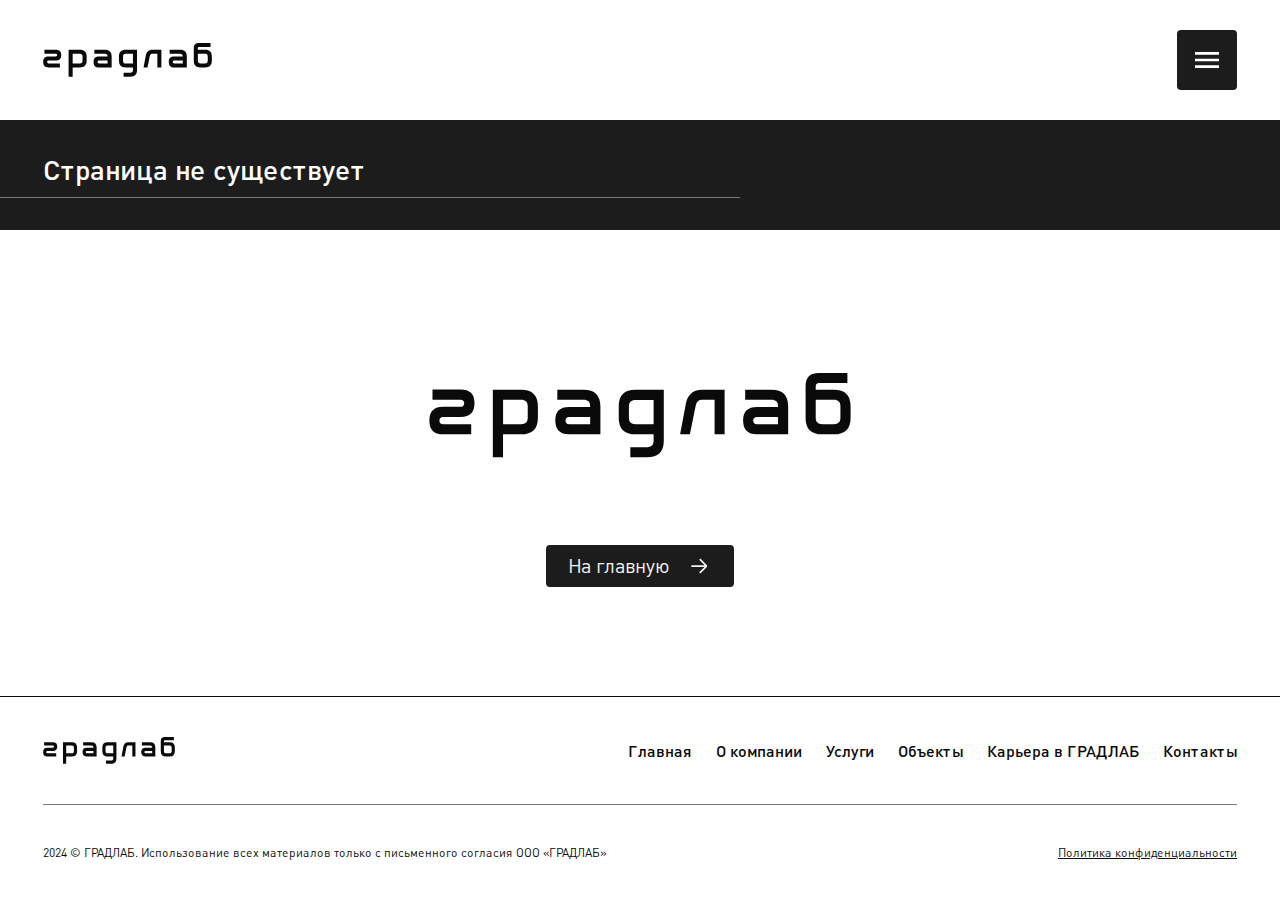
<file: error_404.html>
<!DOCTYPE html>
<html lang="ru">
	<head>
		<meta http-equiv="Content-Type" content="text/html; charset=utf-8">

		<!-- Adapting the page for mobile devices -->
		<meta name="viewport" content="width=device-width, initial-scale=1, maximum-scale=1">

		<!-- Prohibition of phone number recognition -->
		<meta name="format-detection" content="telephone=no">
		<meta name="SKYPE_TOOLBAR" content ="SKYPE_TOOLBAR_PARSER_COMPATIBLE">

		<!-- Page title -->
		<title>Заголовок страницы</title>

		<!-- Meta description -->
		<meta name="description" content="">

		<!-- Meta Keywords -->
		<meta name="keywords" content="">

		<!-- Changing the color of the mobile browser panel -->
		<meta name="msapplication-TileColor" content="#1C1C1C">
		<meta name="theme-color" content="#1C1C1C">

		<!-- Connecting style files -->
		<link rel="stylesheet" href="css/swiper-bundle.min.css" async>
		<link rel="stylesheet" href="css/swiper.css" async>
		<link rel="stylesheet" href="css/fancybox.css" async>
		<link rel="stylesheet" href="css/styles.css" async>

		<link rel="stylesheet" href="css/response_1599.css" media="print, (max-width: 1599px)" async>
		<link rel="stylesheet" href="css/response_1279.css" media="print, (max-width: 1279px)" async>
		<link rel="stylesheet" href="css/response_1023.css" media="print, (max-width: 1023px)" async>
		<link rel="stylesheet" href="css/response_767.css" media="print, (max-width: 767px)" async>
		<link rel="stylesheet" href="css/response_479.css" media="(max-width: 479px)" async>
	</head>

	<body>
		<div class="wrap">
			<div class="main">
				<header>
					<div class="cont row">
						<a href="/" class="logo">
							<img src="images/logo.svg" alt="">
						</a>

						<button class="menu_btn">
							<svg class="icon"><use xlink:href="images/sprite.svg#ic_menu"></use></svg>
						</button>
					</div>
				</header>


				<section class="page_head">
					<div class="cont">
						<h1 class="page_title">Страница не существует</h1>
					</div>
				</section>


				<section class="error_info block">
					<div class="cont">
						<div class="logo">
							<img src="images/logo.svg" alt="">
						</div>

						<div class="link">
							<a href="/" class="btn">
								<span>На главную</span>
								<svg class="icon"><use xlink:href="images/sprite.svg#ic_arrow_hor"></use></svg>
							</a>
						</div>
					</div>
				</section>
			</div>


			<footer>
				<div class="cont row">
					<div class="logo">
						<img src="images/logo.svg" alt="">
					</div>

					<div class="menu">
						<div><a href="/">Главная</a></div>

						<div><a href="/">О компании</a></div>

						<div><a href="/">Услуги</a></div>

						<div><a href="/">Объекты</a></div>

						<div><a href="/">Карьера в ГРАДЛАБ</a></div>

						<div><a href="/">Контакты</a></div>
					</div>

					<div class="line"></div>

					<div class="copyright">
						<span>2024 &copy; ГРАДЛАБ.</span>
						<span>Использование всех материалов только с письменного согласия ООО «ГРАДЛАБ»</span>
					</div>

					<div class="privacy_policy_link">
						<a href="/">Политика конфиденциальности</a>
					</div>
				</div>
			</footer>
		</div>


		<section class="menu_modal">
			<button class="close_btn">
				<svg class="icon"><use xlink:href="images/sprite.svg#ic_close"></use></svg>
			</button>

			<div class="scroll">
				<div class="cont">
					<nav class="menu">
						<div><a href="/">
							<svg class="icon"><use xlink:href="images/sprite.svg#ic_arrow_ver"></use></svg>
							<span>Главная</span>
						</a></div>

						<div><a href="/">
							<svg class="icon"><use xlink:href="images/sprite.svg#ic_arrow_ver"></use></svg>
							<span>О компании</span>
						</a></div>

						<div><a href="/">
							<svg class="icon"><use xlink:href="images/sprite.svg#ic_arrow_ver"></use></svg>
							<span>Услуги</span>
						</a></div>

						<div><a href="/">
							<svg class="icon"><use xlink:href="images/sprite.svg#ic_arrow_ver"></use></svg>
							<span>Объекты</span>
						</a></div>

						<div><a href="/">
							<svg class="icon"><use xlink:href="images/sprite.svg#ic_arrow_ver"></use></svg>
							<span>Карьера в ГРАДЛАБ</span>
						</a></div>

						<div><a href="/">
							<svg class="icon"><use xlink:href="images/sprite.svg#ic_arrow_ver"></use></svg>
							<span>Контакты</span>
						</a></div>
					</nav>

					<div class="logo">
						<img src="images/logo_white.svg" alt="">
					</div>
				</div>
			</div>

			<img src="images/bg_menu_modal.svg" alt="" class="bg" loading="lazy">
		</section>


		<section class="cookie">
			<div class="text">Наш сайт использует файлы cookie, чтобы улучшить взаимодействие с пользователями. Продолжая просмотр нашего сайта, вы принимаете условия <a href="/">политики конфиденциальности</a>.</div>

			<button class="btn">Хорошо</button>
		</section>


		<!-- Connecting javascript files -->
		<script src="js/jquery-3.6.3.min.js"></script>
		<script src="js/functions.js"></script>
		<script src="js/swiper-bundle.min.js"></script>
		<script src="js/svganimations.js"></script>
		<script src="js/fancybox.js"></script>
		<script src="js/scripts.js"></script>
	</body>
</html>
</file>
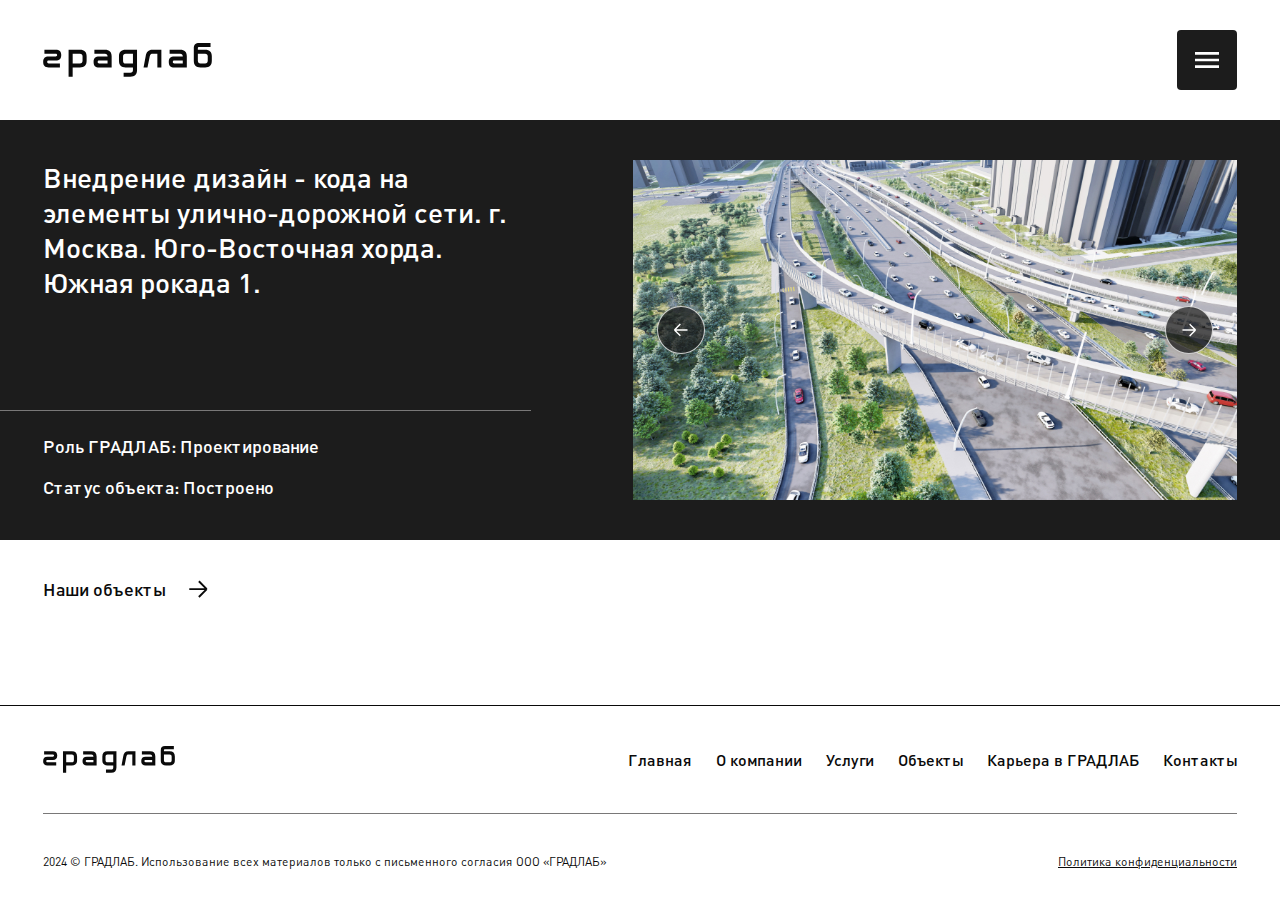
<file: object.html>
<!DOCTYPE html>
<html lang="ru">
	<head>
		<meta http-equiv="Content-Type" content="text/html; charset=utf-8">

		<!-- Adapting the page for mobile devices -->
		<meta name="viewport" content="width=device-width, initial-scale=1, maximum-scale=1">

		<!-- Prohibition of phone number recognition -->
		<meta name="format-detection" content="telephone=no">
		<meta name="SKYPE_TOOLBAR" content ="SKYPE_TOOLBAR_PARSER_COMPATIBLE">

		<!-- Page title -->
		<title>Заголовок страницы</title>

		<!-- Meta description -->
		<meta name="description" content="">

		<!-- Meta Keywords -->
		<meta name="keywords" content="">

		<!-- Changing the color of the mobile browser panel -->
		<meta name="msapplication-TileColor" content="#1C1C1C">
		<meta name="theme-color" content="#1C1C1C">

		<!-- Connecting style files -->
		<link rel="stylesheet" href="css/swiper-bundle.min.css" async>
		<link rel="stylesheet" href="css/swiper.css" async>
		<link rel="stylesheet" href="css/fancybox.css" async>
		<link rel="stylesheet" href="css/styles.css" async>

		<link rel="stylesheet" href="css/response_1599.css" media="print, (max-width: 1599px)" async>
		<link rel="stylesheet" href="css/response_1279.css" media="print, (max-width: 1279px)" async>
		<link rel="stylesheet" href="css/response_1023.css" media="print, (max-width: 1023px)" async>
		<link rel="stylesheet" href="css/response_767.css" media="print, (max-width: 767px)" async>
		<link rel="stylesheet" href="css/response_479.css" media="(max-width: 479px)" async>
	</head>

	<body>
		<div class="wrap">
			<div class="main">
				<header>
					<div class="cont row">
						<a href="/" class="logo">
							<img src="images/logo.svg" alt="">
						</a>

						<button class="menu_btn">
							<svg class="icon"><use xlink:href="images/sprite.svg#ic_menu"></use></svg>
						</button>
					</div>
				</header>


				<section class="object_info block">
					<div class="data">
						<div class="cont row">
							<div class="info">
								<div class="name">Внедрение дизайн - кода на элементы улично-дорожной сети. г. Москва. Юго-Восточная хорда. Южная рокада 1.</div>

								<div class="bottom">
									<div class="role">Роль ГРАДЛАБ: Проектирование</div>

									<div class="status">Статус объекта: Построено</div>
								</div>
							</div>

							<div class="slider">
								<div class="swiper">
									<div class="swiper-wrapper">
										<div class="swiper-slide">
											<div class="image">
												<img src="images/tmp/object_slider_img.jpg" alt="" loading="lazy">
											</div>
										</div>

										<div class="swiper-slide">
											<div class="image">
												<img src="images/tmp/object_slider_img.jpg" alt="" loading="lazy">
											</div>
										</div>

										<div class="swiper-slide">
											<div class="image">
												<img src="images/tmp/object_slider_img.jpg" alt="" loading="lazy">
											</div>
										</div>
									</div>

									<button class="swiper-button-prev">
										<svg class="icon"><use xlink:href="images/sprite.svg#ic_arrow_hor"></use></svg>
									</button>

									<button class="swiper-button-next">
										<svg class="icon"><use xlink:href="images/sprite.svg#ic_arrow_hor"></use></svg>
									</button>
								</div>
							</div>
						</div>
					</div>

					<div class="cont">
						<div class="all_link">
							<a href="/">
								<span>Наши объекты</span>
								<svg class="icon"><use xlink:href="images/sprite.svg#ic_arrow_hor"></use></svg>
							</a>
						</div>
					</div>
				</section>
			</div>


			<footer>
				<div class="cont row">
					<div class="logo">
						<img src="images/logo.svg" alt="">
					</div>

					<div class="menu">
						<div><a href="/">Главная</a></div>

						<div><a href="/">О компании</a></div>

						<div><a href="/">Услуги</a></div>

						<div><a href="/">Объекты</a></div>

						<div><a href="/">Карьера в ГРАДЛАБ</a></div>

						<div><a href="/">Контакты</a></div>
					</div>

					<div class="line"></div>

					<div class="copyright">
						<span>2024 &copy; ГРАДЛАБ.</span>
						<span>Использование всех материалов только с письменного согласия ООО «ГРАДЛАБ»</span>
					</div>

					<div class="privacy_policy_link">
						<a href="/">Политика конфиденциальности</a>
					</div>
				</div>
			</footer>
		</div>


		<section class="menu_modal">
			<button class="close_btn">
				<svg class="icon"><use xlink:href="images/sprite.svg#ic_close"></use></svg>
			</button>

			<div class="scroll">
				<div class="cont">
					<nav class="menu">
						<div><a href="/">
							<svg class="icon"><use xlink:href="images/sprite.svg#ic_arrow_ver"></use></svg>
							<span>Главная</span>
						</a></div>

						<div><a href="/">
							<svg class="icon"><use xlink:href="images/sprite.svg#ic_arrow_ver"></use></svg>
							<span>О компании</span>
						</a></div>

						<div><a href="/">
							<svg class="icon"><use xlink:href="images/sprite.svg#ic_arrow_ver"></use></svg>
							<span>Услуги</span>
						</a></div>

						<div><a href="/">
							<svg class="icon"><use xlink:href="images/sprite.svg#ic_arrow_ver"></use></svg>
							<span>Объекты</span>
						</a></div>

						<div><a href="/">
							<svg class="icon"><use xlink:href="images/sprite.svg#ic_arrow_ver"></use></svg>
							<span>Карьера в ГРАДЛАБ</span>
						</a></div>

						<div><a href="/">
							<svg class="icon"><use xlink:href="images/sprite.svg#ic_arrow_ver"></use></svg>
							<span>Контакты</span>
						</a></div>
					</nav>

					<div class="logo">
						<img src="images/logo_white.svg" alt="">
					</div>
				</div>
			</div>

			<img src="images/bg_menu_modal.svg" alt="" class="bg" loading="lazy">
		</section>


		<section class="cookie">
			<div class="text">Наш сайт использует файлы cookie, чтобы улучшить взаимодействие с пользователями. Продолжая просмотр нашего сайта, вы принимаете условия <a href="/">политики конфиденциальности</a>.</div>

			<button class="btn">Хорошо</button>
		</section>


		<!-- Connecting javascript files -->
		<script src="js/jquery-3.6.3.min.js"></script>
		<script src="js/functions.js"></script>
		<script src="js/swiper-bundle.min.js"></script>
		<script src="js/svganimations.js"></script>
		<script src="js/fancybox.js"></script>
		<script src="js/scripts.js"></script>
	</body>
</html>
</file>
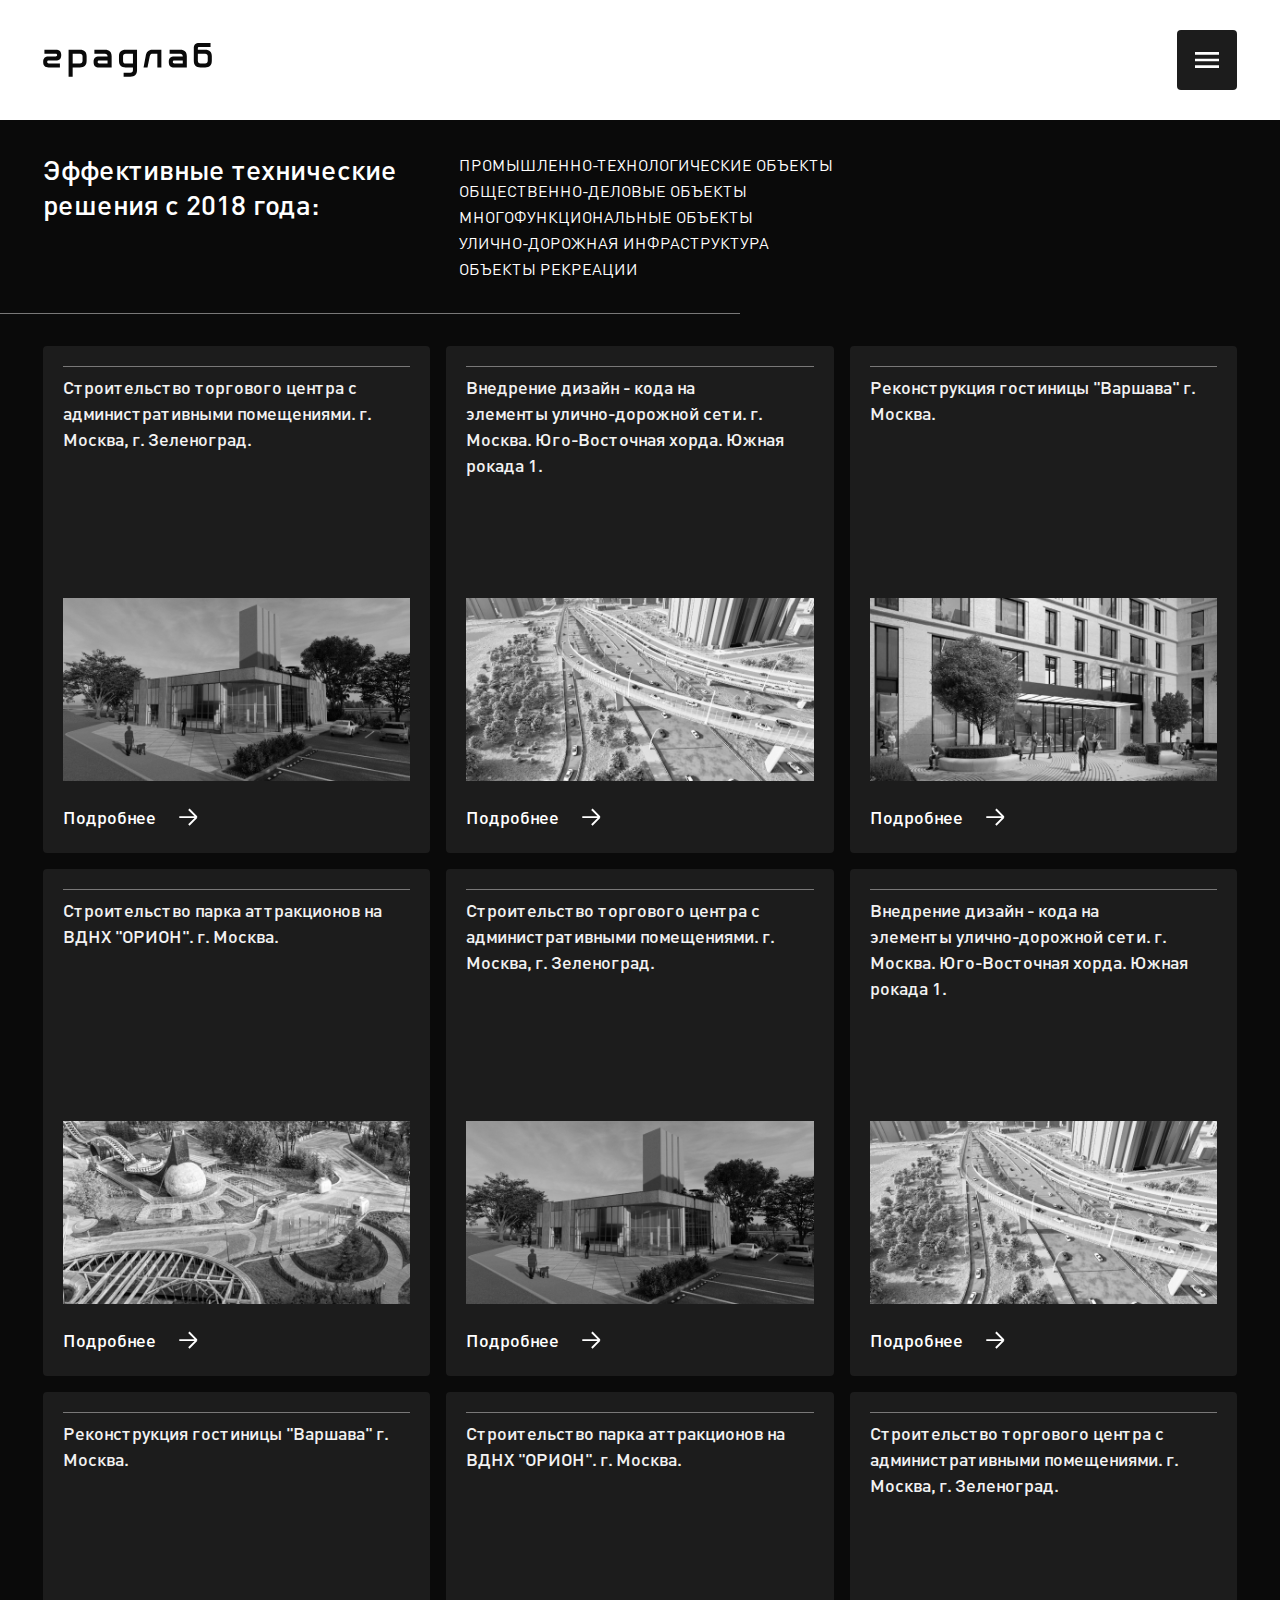
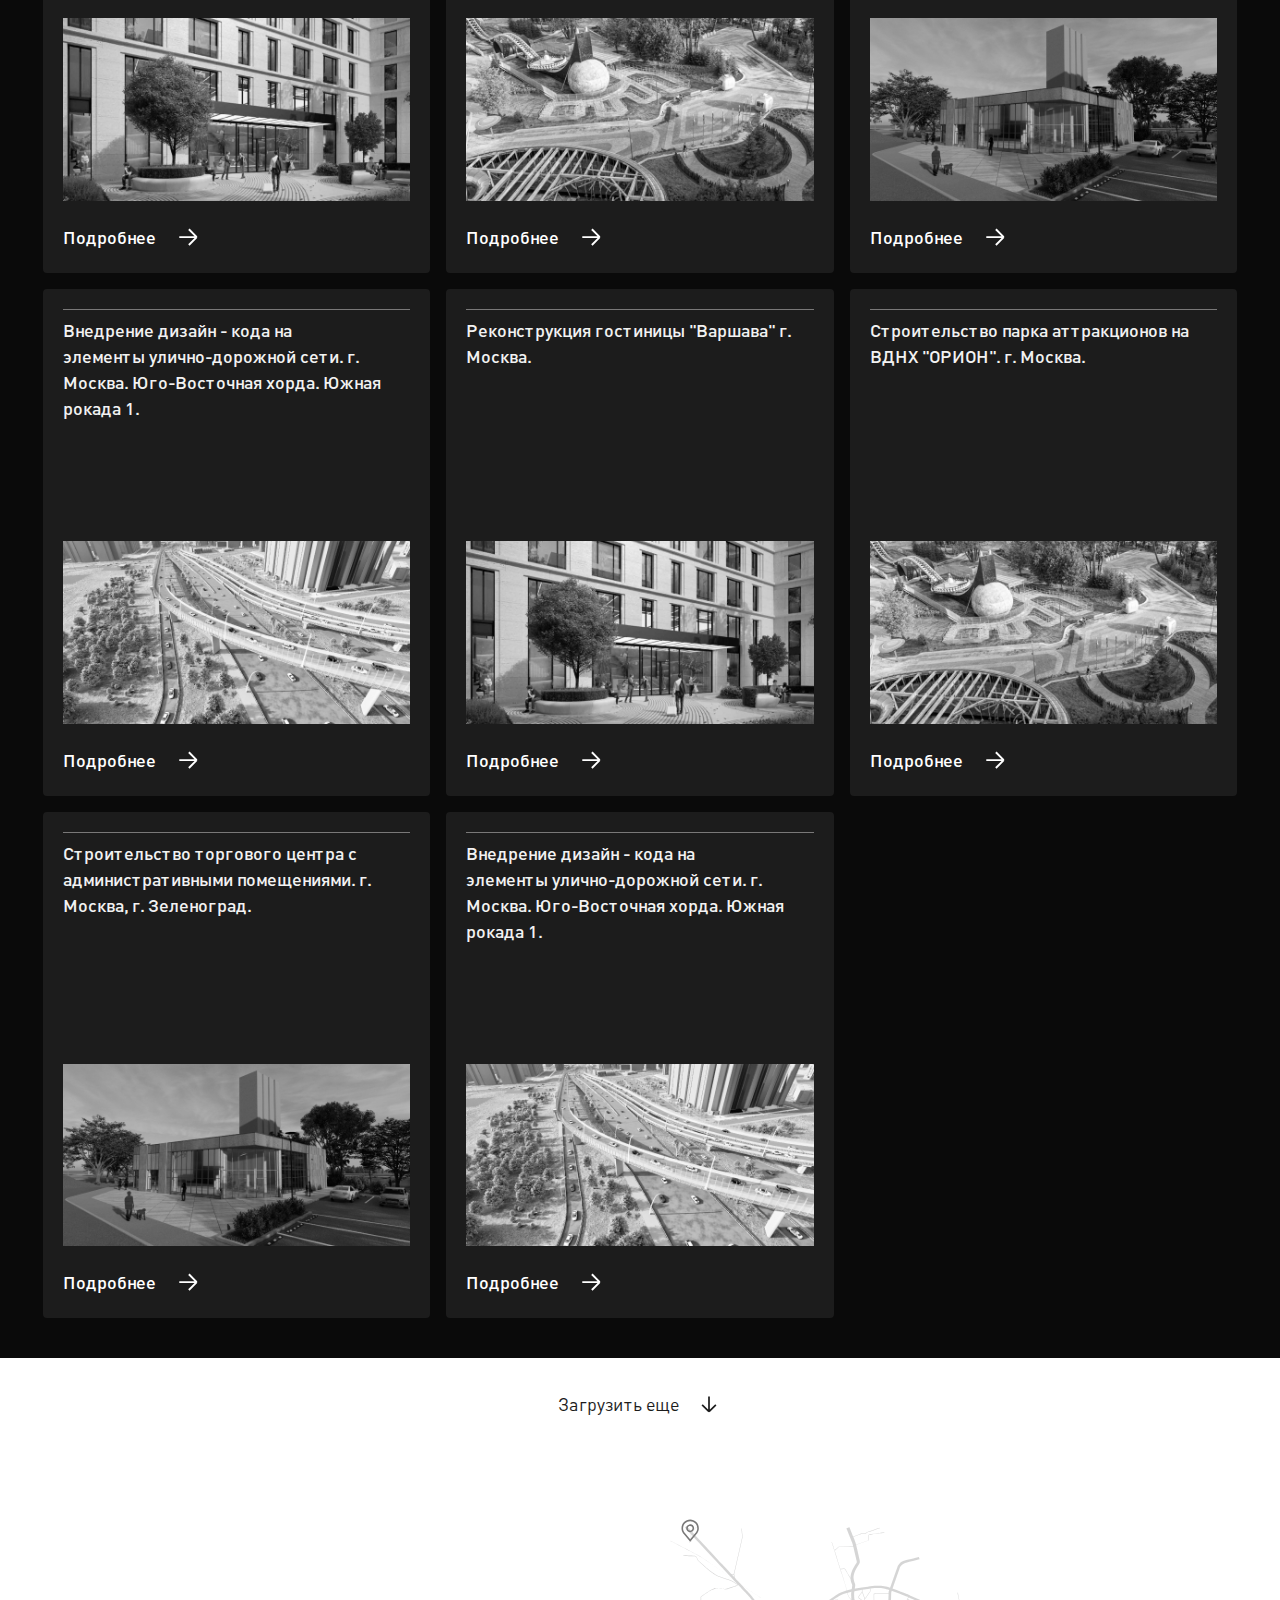
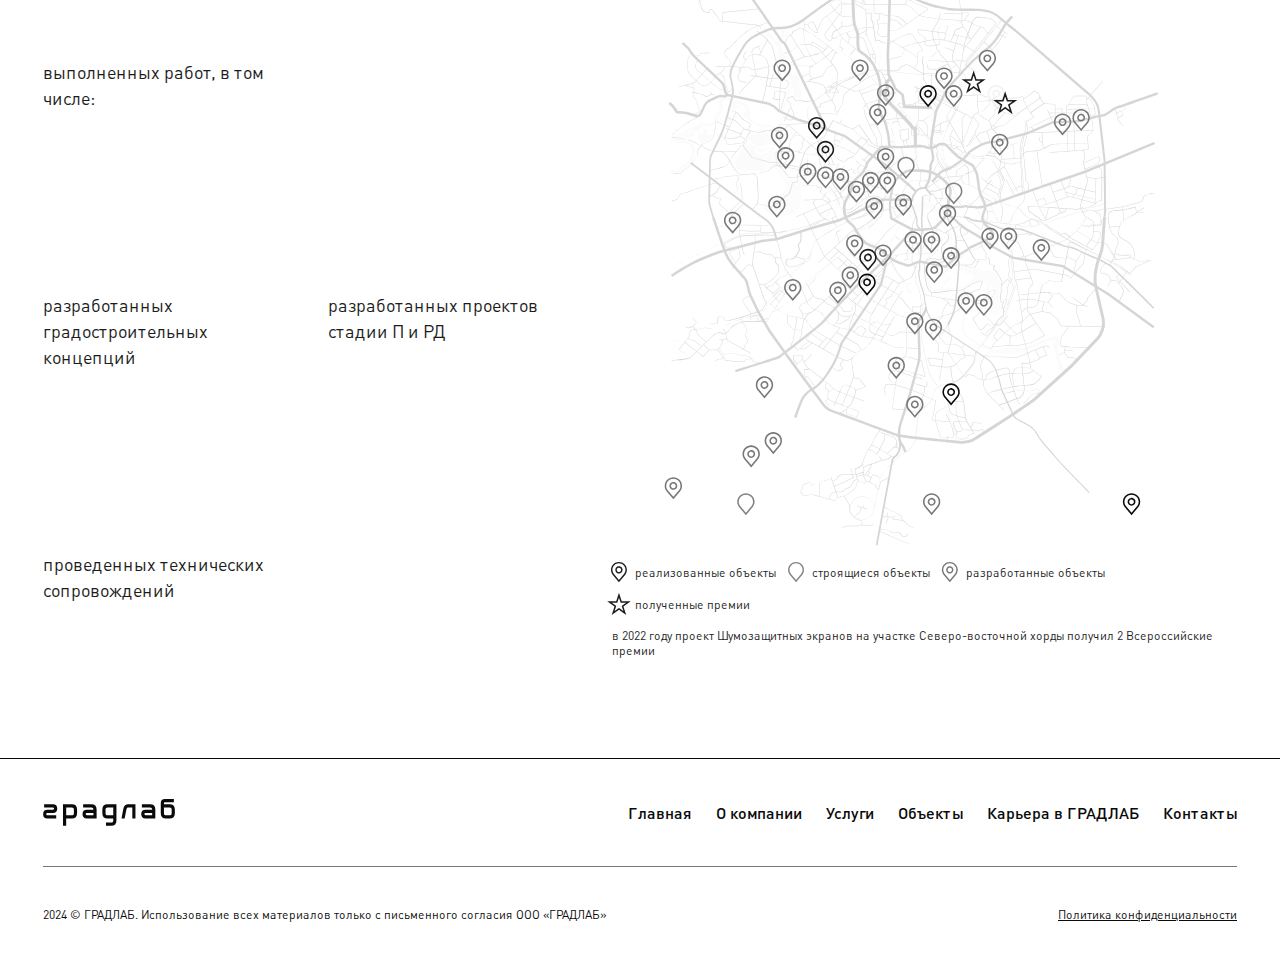
<file: objects.html>
<!DOCTYPE html>
<html lang="ru">
	<head>
		<meta http-equiv="Content-Type" content="text/html; charset=utf-8">

		<!-- Adapting the page for mobile devices -->
		<meta name="viewport" content="width=device-width, initial-scale=1, maximum-scale=1">

		<!-- Prohibition of phone number recognition -->
		<meta name="format-detection" content="telephone=no">
		<meta name="SKYPE_TOOLBAR" content ="SKYPE_TOOLBAR_PARSER_COMPATIBLE">

		<!-- Page title -->
		<title>Заголовок страницы</title>

		<!-- Meta description -->
		<meta name="description" content="">

		<!-- Meta Keywords -->
		<meta name="keywords" content="">

		<!-- Changing the color of the mobile browser panel -->
		<meta name="msapplication-TileColor" content="#1C1C1C">
		<meta name="theme-color" content="#1C1C1C">

		<!-- Connecting style files -->
		<link rel="stylesheet" href="css/swiper-bundle.min.css" async>
		<link rel="stylesheet" href="css/swiper.css" async>
		<link rel="stylesheet" href="css/fancybox.css" async>
		<link rel="stylesheet" href="css/styles.css" async>

		<link rel="stylesheet" href="css/response_1599.css" media="print, (max-width: 1599px)" async>
		<link rel="stylesheet" href="css/response_1279.css" media="print, (max-width: 1279px)" async>
		<link rel="stylesheet" href="css/response_1023.css" media="print, (max-width: 1023px)" async>
		<link rel="stylesheet" href="css/response_767.css" media="print, (max-width: 767px)" async>
		<link rel="stylesheet" href="css/response_479.css" media="(max-width: 479px)" async>
	</head>

	<body>
		<div class="wrap">
			<div class="main">
				<header>
					<div class="cont row">
						<a href="/" class="logo">
							<img src="images/logo.svg" alt="">
						</a>

						<button class="menu_btn">
							<svg class="icon"><use xlink:href="images/sprite.svg#ic_menu"></use></svg>
						</button>
					</div>
				</header>


				<section class="page_head black no_m">
					<div class="cont row">
						<h1 class="page_title">Эффективные технические решения с 2018 года:</h1>

						<div class="page_desc">Промышленно-технологические объекты<br> общественно-деловые объекты<br> многофункциональные объекты<br> улично-дорожная инфраструктура<br> объекты рекреации</div>
					</div>
				</section>


				<section class="objects block">
					<div class="data">
						<div class="cont">
							<div class="row">
								<a href="/" class="object">
									<div class="name">Строительство торгового центра с административными помещениями. г. Москва, г. Зеленоград.</div>

									<div class="info">
										<div class="role">Роль ГРАДЛАБ: Проектирование</div>

										<div class="status">Статус объекта: Построено</div>
									</div>

									<div class="thumb">
										<img src="images/tmp/object_thumb1.jpg" alt="" loading="lazy">
									</div>

									<div class="link">
										<span>Подробнее</span>
										<svg class="icon"><use xlink:href="images/sprite.svg#ic_arrow_hor"></use></svg>
									</div>
								</a>

								<a href="/" class="object">
									<div class="name">Внедрение дизайн - кода на<br> элементы улично-дорожной сети. г. Москва. Юго-Восточная хорда. Южная рокада 1.</div>

									<div class="info">
										<div class="role">Роль ГРАДЛАБ: Проектирование</div>

										<div class="status">Статус объекта: Построено</div>
									</div>

									<div class="thumb">
										<img src="images/tmp/object_thumb2.jpg" alt="" loading="lazy">
									</div>

									<div class="link">
										<span>Подробнее</span>
										<svg class="icon"><use xlink:href="images/sprite.svg#ic_arrow_hor"></use></svg>
									</div>
								</a>

								<a href="/" class="object">
									<div class="name">Реконструкция гостиницы "Варшава" г. Москва.</div>

									<div class="info">
										<div class="role">Роль ГРАДЛАБ: Проектирование</div>

										<div class="status">Статус объекта: Построено</div>
									</div>

									<div class="thumb">
										<img src="images/tmp/object_thumb3.jpg" alt="" loading="lazy">
									</div>

									<div class="link">
										<span>Подробнее</span>
										<svg class="icon"><use xlink:href="images/sprite.svg#ic_arrow_hor"></use></svg>
									</div>
								</a>

								<a href="/" class="object">
									<div class="name">Строительство парка аттракционов на ВДНХ "ОРИОН". г. Москва.</div>

									<div class="info">
										<div class="role">Роль ГРАДЛАБ: Проектирование</div>

										<div class="status">Статус объекта: Построено</div>
									</div>

									<div class="thumb">
										<img src="images/tmp/object_thumb4.jpg" alt="" loading="lazy">
									</div>

									<div class="link">
										<span>Подробнее</span>
										<svg class="icon"><use xlink:href="images/sprite.svg#ic_arrow_hor"></use></svg>
									</div>
								</a>

								<a href="/" class="object">
									<div class="name">Строительство торгового центра с административными помещениями. г. Москва, г. Зеленоград.</div>

									<div class="info">
										<div class="role">Роль ГРАДЛАБ: Проектирование</div>

										<div class="status">Статус объекта: Построено</div>
									</div>

									<div class="thumb">
										<img src="images/tmp/object_thumb1.jpg" alt="" loading="lazy">
									</div>

									<div class="link">
										<span>Подробнее</span>
										<svg class="icon"><use xlink:href="images/sprite.svg#ic_arrow_hor"></use></svg>
									</div>
								</a>

								<a href="/" class="object">
									<div class="name">Внедрение дизайн - кода на<br> элементы улично-дорожной сети. г. Москва. Юго-Восточная хорда. Южная рокада 1.</div>

									<div class="info">
										<div class="role">Роль ГРАДЛАБ: Проектирование</div>

										<div class="status">Статус объекта: Построено</div>
									</div>

									<div class="thumb">
										<img src="images/tmp/object_thumb2.jpg" alt="" loading="lazy">
									</div>

									<div class="link">
										<span>Подробнее</span>
										<svg class="icon"><use xlink:href="images/sprite.svg#ic_arrow_hor"></use></svg>
									</div>
								</a>

								<a href="/" class="object">
									<div class="name">Реконструкция гостиницы "Варшава" г. Москва.</div>

									<div class="info">
										<div class="role">Роль ГРАДЛАБ: Проектирование</div>

										<div class="status">Статус объекта: Построено</div>
									</div>

									<div class="thumb">
										<img src="images/tmp/object_thumb3.jpg" alt="" loading="lazy">
									</div>

									<div class="link">
										<span>Подробнее</span>
										<svg class="icon"><use xlink:href="images/sprite.svg#ic_arrow_hor"></use></svg>
									</div>
								</a>

								<a href="/" class="object">
									<div class="name">Строительство парка аттракционов на ВДНХ "ОРИОН". г. Москва.</div>

									<div class="info">
										<div class="role">Роль ГРАДЛАБ: Проектирование</div>

										<div class="status">Статус объекта: Построено</div>
									</div>

									<div class="thumb">
										<img src="images/tmp/object_thumb4.jpg" alt="" loading="lazy">
									</div>

									<div class="link">
										<span>Подробнее</span>
										<svg class="icon"><use xlink:href="images/sprite.svg#ic_arrow_hor"></use></svg>
									</div>
								</a>

								<a href="/" class="object">
									<div class="name">Строительство торгового центра с административными помещениями. г. Москва, г. Зеленоград.</div>

									<div class="info">
										<div class="role">Роль ГРАДЛАБ: Проектирование</div>

										<div class="status">Статус объекта: Построено</div>
									</div>

									<div class="thumb">
										<img src="images/tmp/object_thumb1.jpg" alt="" loading="lazy">
									</div>

									<div class="link">
										<span>Подробнее</span>
										<svg class="icon"><use xlink:href="images/sprite.svg#ic_arrow_hor"></use></svg>
									</div>
								</a>

								<a href="/" class="object">
									<div class="name">Внедрение дизайн - кода на<br> элементы улично-дорожной сети. г. Москва. Юго-Восточная хорда. Южная рокада 1.</div>

									<div class="info">
										<div class="role">Роль ГРАДЛАБ: Проектирование</div>

										<div class="status">Статус объекта: Построено</div>
									</div>

									<div class="thumb">
										<img src="images/tmp/object_thumb2.jpg" alt="" loading="lazy">
									</div>

									<div class="link">
										<span>Подробнее</span>
										<svg class="icon"><use xlink:href="images/sprite.svg#ic_arrow_hor"></use></svg>
									</div>
								</a>

								<a href="/" class="object">
									<div class="name">Реконструкция гостиницы "Варшава" г. Москва.</div>

									<div class="info">
										<div class="role">Роль ГРАДЛАБ: Проектирование</div>

										<div class="status">Статус объекта: Построено</div>
									</div>

									<div class="thumb">
										<img src="images/tmp/object_thumb3.jpg" alt="" loading="lazy">
									</div>

									<div class="link">
										<span>Подробнее</span>
										<svg class="icon"><use xlink:href="images/sprite.svg#ic_arrow_hor"></use></svg>
									</div>
								</a>

								<a href="/" class="object">
									<div class="name">Строительство парка аттракционов на ВДНХ "ОРИОН". г. Москва.</div>

									<div class="info">
										<div class="role">Роль ГРАДЛАБ: Проектирование</div>

										<div class="status">Статус объекта: Построено</div>
									</div>

									<div class="thumb">
										<img src="images/tmp/object_thumb4.jpg" alt="" loading="lazy">
									</div>

									<div class="link">
										<span>Подробнее</span>
										<svg class="icon"><use xlink:href="images/sprite.svg#ic_arrow_hor"></use></svg>
									</div>
								</a>

								<a href="/" class="object">
									<div class="name">Строительство торгового центра с административными помещениями. г. Москва, г. Зеленоград.</div>

									<div class="info">
										<div class="role">Роль ГРАДЛАБ: Проектирование</div>

										<div class="status">Статус объекта: Построено</div>
									</div>

									<div class="thumb">
										<img src="images/tmp/object_thumb1.jpg" alt="" loading="lazy">
									</div>

									<div class="link">
										<span>Подробнее</span>
										<svg class="icon"><use xlink:href="images/sprite.svg#ic_arrow_hor"></use></svg>
									</div>
								</a>

								<a href="/" class="object">
									<div class="name">Внедрение дизайн - кода на<br> элементы улично-дорожной сети. г. Москва. Юго-Восточная хорда. Южная рокада 1.</div>

									<div class="info">
										<div class="role">Роль ГРАДЛАБ: Проектирование</div>

										<div class="status">Статус объекта: Построено</div>
									</div>

									<div class="thumb">
										<img src="images/tmp/object_thumb2.jpg" alt="" loading="lazy">
									</div>

									<div class="link">
										<span>Подробнее</span>
										<svg class="icon"><use xlink:href="images/sprite.svg#ic_arrow_hor"></use></svg>
									</div>
								</a>
							</div>
						</div>
					</div>

					<div class="cont">
						<button class="more_btn">
							<span>Загрузить еще</span>
							<svg class="icon"><use xlink:href="images/sprite.svg#ic_arrow_ver"></use></svg>
						</button>
					</div>
				</section>


				<section class="about_info line block">
					<div class="cont row">
						<div class="stats">
							<div class="row">
								<div class="big">
									<div class="item">
										<div class="val animate">100+</div>

										<div class="name">выполненных работ, в том числе:</div>
									</div>
								</div>

								<div>
									<div class="item">
										<div class="val animate">50+</div>

										<div class="name">разработанных градостроительных концепций</div>
									</div>
								</div>

								<div>
									<div class="item">
										<div class="val animate">40+</div>

										<div class="name">разработанных проектов стадии П и РД</div>
									</div>
								</div>

								<div class="big tablet_mini">
									<div class="item">
										<div class="val animate">10+</div>

										<div class="name">проведенных технических  сопровождений</div>
									</div>
								</div>
							</div>
						</div>


						<div class="map">
							<div class="image">
								<img src="images/about_map.svg" alt="" loading="lazy">
							</div>

							<div class="markers">
								<div class="row">
									<div>
										<img src="images/ic_map_marker1.svg" alt="" class="icon">
										<span>реализованные объекты</span>
									</div>

									<div>
										<img src="images/ic_map_marker2.svg" alt="" class="icon grey">
										<span>строящиеся объекты</span>
									</div>

									<div>
										<img src="images/ic_map_marker3.svg" alt="" class="icon grey">
										<span>разработанные объекты</span>
									</div>

									<div>
										<img src="images/ic_map_marker4.svg" alt="" class="icon">
										<span>полученные премии</span>
									</div>
								</div>
							</div>

							<div class="exp">в 2022 году проект Шумозащитных экранов на участке Северо-восточной хорды получил 2 Всероссийские премии</div>
						</div>
					</div>
				</section>
			</div>


			<footer>
				<div class="cont row">
					<div class="logo">
						<img src="images/logo.svg" alt="">
					</div>

					<div class="menu">
						<div><a href="/">Главная</a></div>

						<div><a href="/">О компании</a></div>

						<div><a href="/">Услуги</a></div>

						<div><a href="/">Объекты</a></div>

						<div><a href="/">Карьера в ГРАДЛАБ</a></div>

						<div><a href="/">Контакты</a></div>
					</div>

					<div class="line"></div>

					<div class="copyright">
						<span>2024 &copy; ГРАДЛАБ.</span>
						<span>Использование всех материалов только с письменного согласия ООО «ГРАДЛАБ»</span>
					</div>

					<div class="privacy_policy_link">
						<a href="/">Политика конфиденциальности</a>
					</div>
				</div>
			</footer>
		</div>


		<section class="menu_modal">
			<button class="close_btn">
				<svg class="icon"><use xlink:href="images/sprite.svg#ic_close"></use></svg>
			</button>

			<div class="scroll">
				<div class="cont">
					<nav class="menu">
						<div><a href="/">
							<svg class="icon"><use xlink:href="images/sprite.svg#ic_arrow_ver"></use></svg>
							<span>Главная</span>
						</a></div>

						<div><a href="/">
							<svg class="icon"><use xlink:href="images/sprite.svg#ic_arrow_ver"></use></svg>
							<span>О компании</span>
						</a></div>

						<div><a href="/">
							<svg class="icon"><use xlink:href="images/sprite.svg#ic_arrow_ver"></use></svg>
							<span>Услуги</span>
						</a></div>

						<div><a href="/">
							<svg class="icon"><use xlink:href="images/sprite.svg#ic_arrow_ver"></use></svg>
							<span>Объекты</span>
						</a></div>

						<div><a href="/">
							<svg class="icon"><use xlink:href="images/sprite.svg#ic_arrow_ver"></use></svg>
							<span>Карьера в ГРАДЛАБ</span>
						</a></div>

						<div><a href="/">
							<svg class="icon"><use xlink:href="images/sprite.svg#ic_arrow_ver"></use></svg>
							<span>Контакты</span>
						</a></div>
					</nav>

					<div class="logo">
						<img src="images/logo_white.svg" alt="">
					</div>
				</div>
			</div>

			<img src="images/bg_menu_modal.svg" alt="" class="bg" loading="lazy">
		</section>


		<section class="cookie">
			<div class="text">Наш сайт использует файлы cookie, чтобы улучшить взаимодействие с пользователями. Продолжая просмотр нашего сайта, вы принимаете условия <a href="/">политики конфиденциальности</a>.</div>

			<button class="btn">Хорошо</button>
		</section>


		<!-- Connecting javascript files -->
		<script src="js/jquery-3.6.3.min.js"></script>
		<script src="js/functions.js"></script>
		<script src="js/swiper-bundle.min.js"></script>
		<script src="js/svganimations.js"></script>
		<script src="js/fancybox.js"></script>
		<script src="js/scripts.js"></script>
	</body>
</html>
</file>
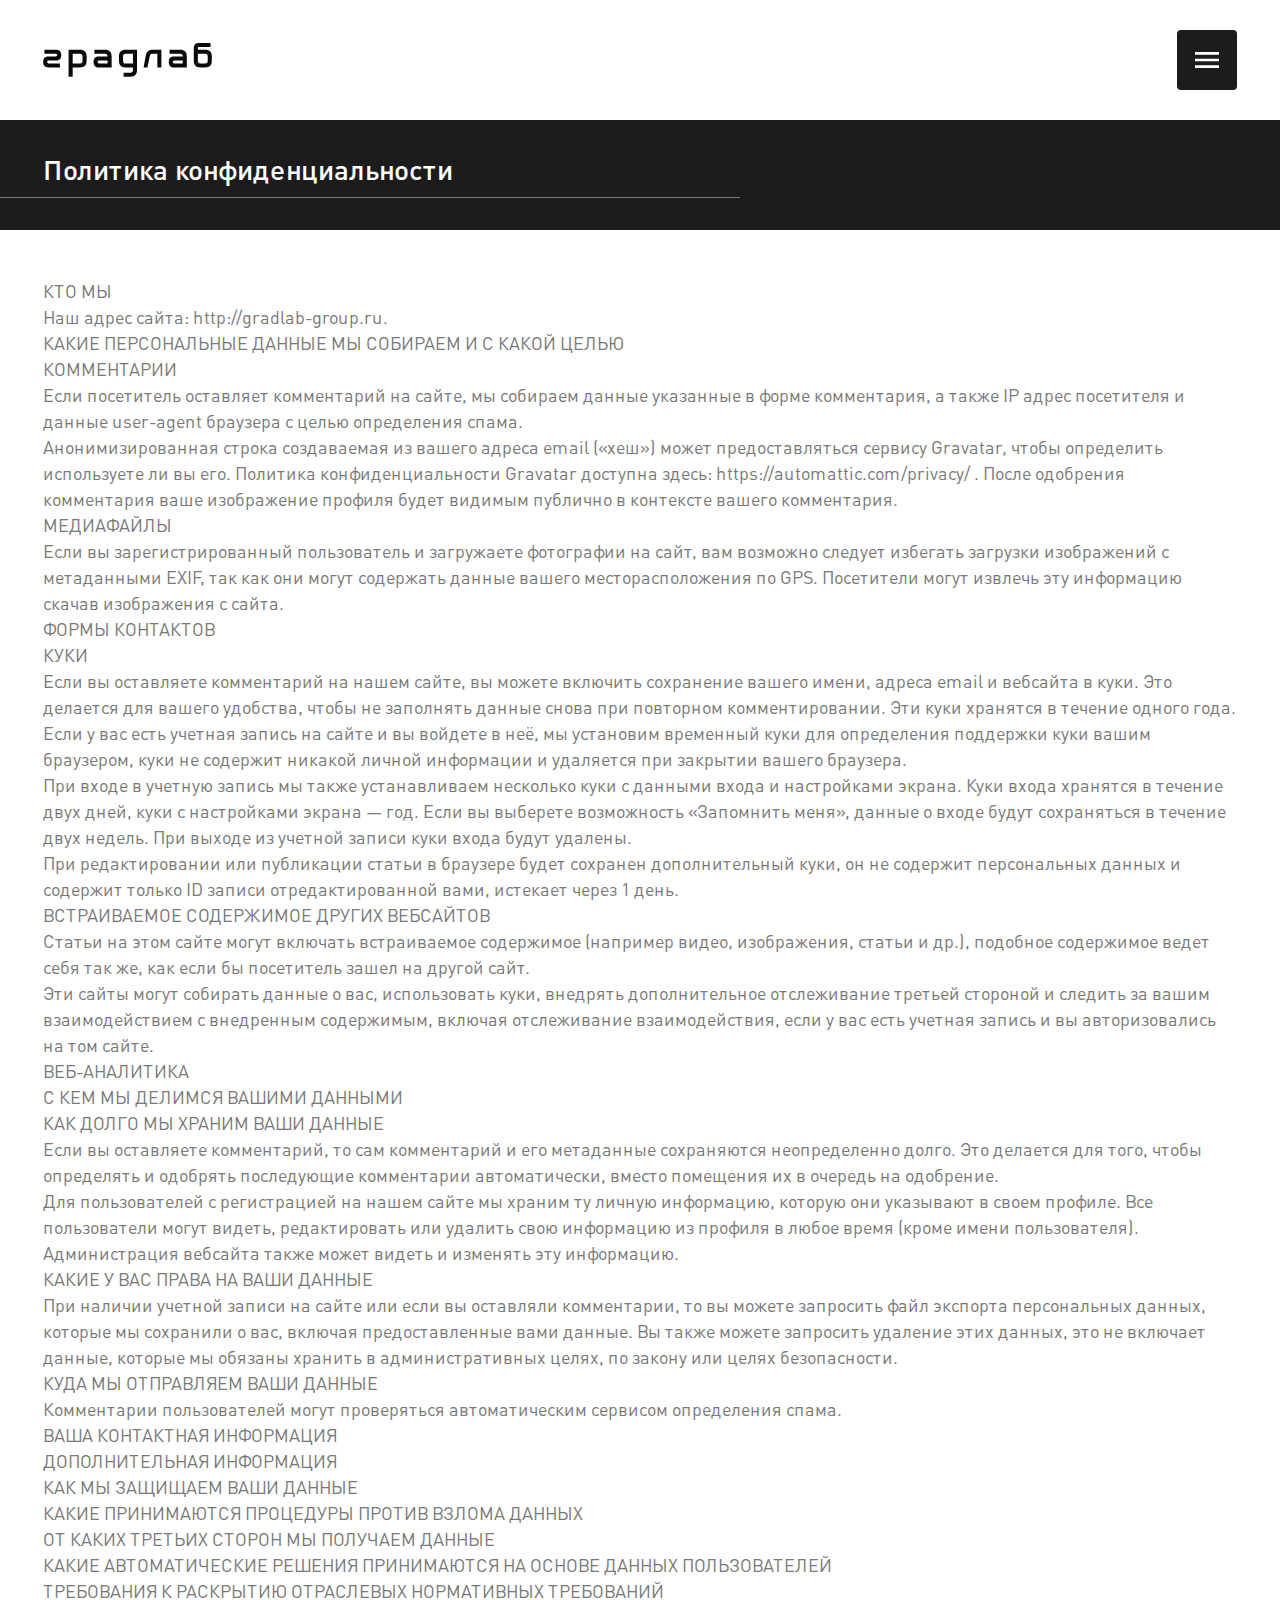
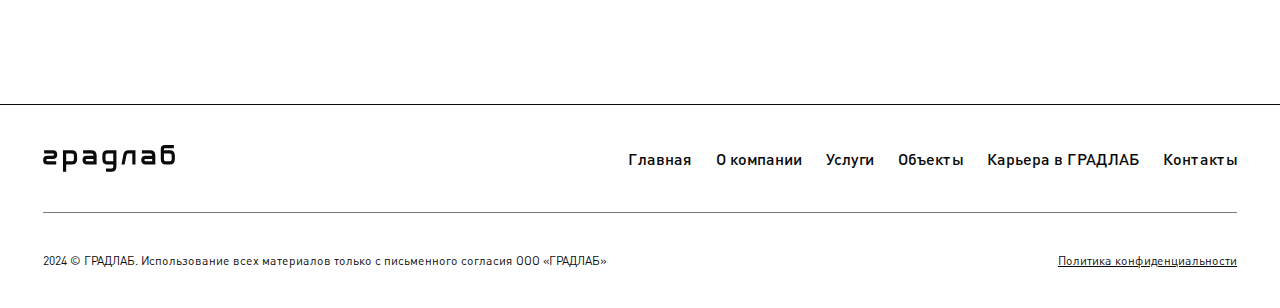
<file: privacy_policy.html>
<!DOCTYPE html>
<html lang="ru">
	<head>
		<meta http-equiv="Content-Type" content="text/html; charset=utf-8">

		<!-- Adapting the page for mobile devices -->
		<meta name="viewport" content="width=device-width, initial-scale=1, maximum-scale=1">

		<!-- Prohibition of phone number recognition -->
		<meta name="format-detection" content="telephone=no">
		<meta name="SKYPE_TOOLBAR" content ="SKYPE_TOOLBAR_PARSER_COMPATIBLE">

		<!-- Page title -->
		<title>Заголовок страницы</title>

		<!-- Meta description -->
		<meta name="description" content="">

		<!-- Meta Keywords -->
		<meta name="keywords" content="">

		<!-- Changing the color of the mobile browser panel -->
		<meta name="msapplication-TileColor" content="#1C1C1C">
		<meta name="theme-color" content="#1C1C1C">

		<!-- Connecting style files -->
		<link rel="stylesheet" href="css/swiper-bundle.min.css" async>
		<link rel="stylesheet" href="css/swiper.css" async>
		<link rel="stylesheet" href="css/fancybox.css" async>
		<link rel="stylesheet" href="css/styles.css" async>

		<link rel="stylesheet" href="css/response_1599.css" media="print, (max-width: 1599px)" async>
		<link rel="stylesheet" href="css/response_1279.css" media="print, (max-width: 1279px)" async>
		<link rel="stylesheet" href="css/response_1023.css" media="print, (max-width: 1023px)" async>
		<link rel="stylesheet" href="css/response_767.css" media="print, (max-width: 767px)" async>
		<link rel="stylesheet" href="css/response_479.css" media="(max-width: 479px)" async>
	</head>

	<body>
		<div class="wrap">
			<div class="main">
				<header>
					<div class="cont row">
						<a href="/" class="logo">
							<img src="images/logo.svg" alt="">
						</a>

						<button class="menu_btn">
							<svg class="icon"><use xlink:href="images/sprite.svg#ic_menu"></use></svg>
						</button>
					</div>
				</header>


				<section class="page_head">
					<div class="cont">
						<h1 class="page_title">Политика конфиденциальности</h1>
					</div>
				</section>


				<section class="block">
					<div class="cont">
						<div class="text_block">
							КТО МЫ<br>

							Наш адрес сайта: http://gradlab-group.ru.<br>

							КАКИЕ ПЕРСОНАЛЬНЫЕ ДАННЫЕ МЫ СОБИРАЕМ И С КАКОЙ ЦЕЛЬЮ<br>

							КОММЕНТАРИИ<br>

							Если посетитель оставляет комментарий на сайте, мы собираем данные указанные в форме комментария, а также IP адрес посетителя и данные user-agent браузера с целью определения спама.<br>

							Анонимизированная строка создаваемая из вашего адреса email («хеш») может предоставляться сервису Gravatar, чтобы определить используете ли вы его. Политика конфиденциальности Gravatar доступна здесь: https://automattic.com/privacy/ . После одобрения комментария ваше изображение профиля будет видимым публично в контексте вашего комментария.<br>

							МЕДИАФАЙЛЫ<br>

							Если вы зарегистрированный пользователь и загружаете фотографии на сайт, вам возможно следует избегать загрузки изображений с метаданными EXIF, так как они могут содержать данные вашего месторасположения по GPS. Посетители могут извлечь эту информацию скачав изображения с сайта.<br>

							ФОРМЫ КОНТАКТОВ<br>

							КУКИ<br>

							Если вы оставляете комментарий на нашем сайте, вы можете включить сохранение вашего имени, адреса email и вебсайта в куки. Это делается для вашего удобства, чтобы не заполнять данные снова при повторном комментировании. Эти куки хранятся в течение одного года.<br>

							Если у вас есть учетная запись на сайте и вы войдете в неё, мы установим временный куки для определения поддержки куки вашим браузером, куки не содержит никакой личной информации и удаляется при закрытии вашего браузера.<br>

							При входе в учетную запись мы также устанавливаем несколько куки с данными входа и настройками экрана. Куки входа хранятся в течение двух дней, куки с настройками экрана — год. Если вы выберете возможность «Запомнить меня», данные о входе будут сохраняться в течение двух недель. При выходе из учетной записи куки входа будут удалены.<br>

							При редактировании или публикации статьи в браузере будет сохранен дополнительный куки, он не содержит персональных данных и содержит только ID записи отредактированной вами, истекает через 1 день.<br>

							ВСТРАИВАЕМОЕ СОДЕРЖИМОЕ ДРУГИХ ВЕБСАЙТОВ<br>

							Статьи на этом сайте могут включать встраиваемое содержимое (например видео, изображения, статьи и др.), подобное содержимое ведет себя так же, как если бы посетитель зашел на другой сайт.<br>

							Эти сайты могут собирать данные о вас, использовать куки, внедрять дополнительное отслеживание третьей стороной и следить за вашим взаимодействием с внедренным содержимым, включая отслеживание взаимодействия, если у вас есть учетная запись и вы авторизовались на том сайте.<br>

							ВЕБ-АНАЛИТИКА<br>

							С КЕМ МЫ ДЕЛИМСЯ ВАШИМИ ДАННЫМИ<br>

							КАК ДОЛГО МЫ ХРАНИМ ВАШИ ДАННЫЕ<br>

							Если вы оставляете комментарий, то сам комментарий и его метаданные сохраняются неопределенно долго. Это делается для того, чтобы определять и одобрять последующие комментарии автоматически, вместо помещения их в очередь на одобрение.<br>

							Для пользователей с регистрацией на нашем сайте мы храним ту личную информацию, которую они указывают в своем профиле. Все пользователи могут видеть, редактировать или удалить свою информацию из профиля в любое время (кроме имени пользователя). Администрация вебсайта также может видеть и изменять эту информацию.<br>

							КАКИЕ У ВАС ПРАВА НА ВАШИ ДАННЫЕ<br>

							При наличии учетной записи на сайте или если вы оставляли комментарии, то вы можете запросить файл экспорта персональных данных, которые мы сохранили о вас, включая предоставленные вами данные. Вы также можете запросить удаление этих данных, это не включает данные, которые мы обязаны хранить в административных целях, по закону или целях безопасности.<br>

							КУДА МЫ ОТПРАВЛЯЕМ ВАШИ ДАННЫЕ<br>

							Комментарии пользователей могут проверяться автоматическим сервисом определения спама.<br>

							ВАША КОНТАКТНАЯ ИНФОРМАЦИЯ<br>

							ДОПОЛНИТЕЛЬНАЯ ИНФОРМАЦИЯ<br>

							КАК МЫ ЗАЩИЩАЕМ ВАШИ ДАННЫЕ<br>

							КАКИЕ ПРИНИМАЮТСЯ ПРОЦЕДУРЫ ПРОТИВ ВЗЛОМА ДАННЫХ<br>

							ОТ КАКИХ ТРЕТЬИХ СТОРОН МЫ ПОЛУЧАЕМ ДАННЫЕ<br>

							КАКИЕ АВТОМАТИЧЕСКИЕ РЕШЕНИЯ ПРИНИМАЮТСЯ НА ОСНОВЕ ДАННЫХ ПОЛЬЗОВАТЕЛЕЙ<br>

							ТРЕБОВАНИЯ К РАСКРЫТИЮ ОТРАСЛЕВЫХ НОРМАТИВНЫХ ТРЕБОВАНИЙ
						</div>
					</div>
				</section>
			</div>


			<footer>
				<div class="cont row">
					<div class="logo">
						<img src="images/logo.svg" alt="">
					</div>

					<div class="menu">
						<div><a href="/">Главная</a></div>

						<div><a href="/">О компании</a></div>

						<div><a href="/">Услуги</a></div>

						<div><a href="/">Объекты</a></div>

						<div><a href="/">Карьера в ГРАДЛАБ</a></div>

						<div><a href="/">Контакты</a></div>
					</div>

					<div class="line"></div>

					<div class="copyright">
						<span>2024 &copy; ГРАДЛАБ.</span>
						<span>Использование всех материалов только с письменного согласия ООО «ГРАДЛАБ»</span>
					</div>

					<div class="privacy_policy_link">
						<a href="/">Политика конфиденциальности</a>
					</div>
				</div>
			</footer>
		</div>


		<section class="menu_modal">
			<button class="close_btn">
				<svg class="icon"><use xlink:href="images/sprite.svg#ic_close"></use></svg>
			</button>

			<div class="scroll">
				<div class="cont">
					<nav class="menu">
						<div><a href="/">
							<svg class="icon"><use xlink:href="images/sprite.svg#ic_arrow_ver"></use></svg>
							<span>Главная</span>
						</a></div>

						<div><a href="/">
							<svg class="icon"><use xlink:href="images/sprite.svg#ic_arrow_ver"></use></svg>
							<span>О компании</span>
						</a></div>

						<div><a href="/">
							<svg class="icon"><use xlink:href="images/sprite.svg#ic_arrow_ver"></use></svg>
							<span>Услуги</span>
						</a></div>

						<div><a href="/">
							<svg class="icon"><use xlink:href="images/sprite.svg#ic_arrow_ver"></use></svg>
							<span>Объекты</span>
						</a></div>

						<div><a href="/">
							<svg class="icon"><use xlink:href="images/sprite.svg#ic_arrow_ver"></use></svg>
							<span>Карьера в ГРАДЛАБ</span>
						</a></div>

						<div><a href="/">
							<svg class="icon"><use xlink:href="images/sprite.svg#ic_arrow_ver"></use></svg>
							<span>Контакты</span>
						</a></div>
					</nav>

					<div class="logo">
						<img src="images/logo_white.svg" alt="">
					</div>
				</div>
			</div>

			<img src="images/bg_menu_modal.svg" alt="" class="bg" loading="lazy">
		</section>


		<section class="cookie">
			<div class="text">Наш сайт использует файлы cookie, чтобы улучшить взаимодействие с пользователями. Продолжая просмотр нашего сайта, вы принимаете условия <a href="/">политики конфиденциальности</a>.</div>

			<button class="btn">Хорошо</button>
		</section>


		<!-- Connecting javascript files -->
		<script src="js/jquery-3.6.3.min.js"></script>
		<script src="js/functions.js"></script>
		<script src="js/swiper-bundle.min.js"></script>
		<script src="js/svganimations.js"></script>
		<script src="js/fancybox.js"></script>
		<script src="js/scripts.js"></script>
	</body>
</html>
</file>
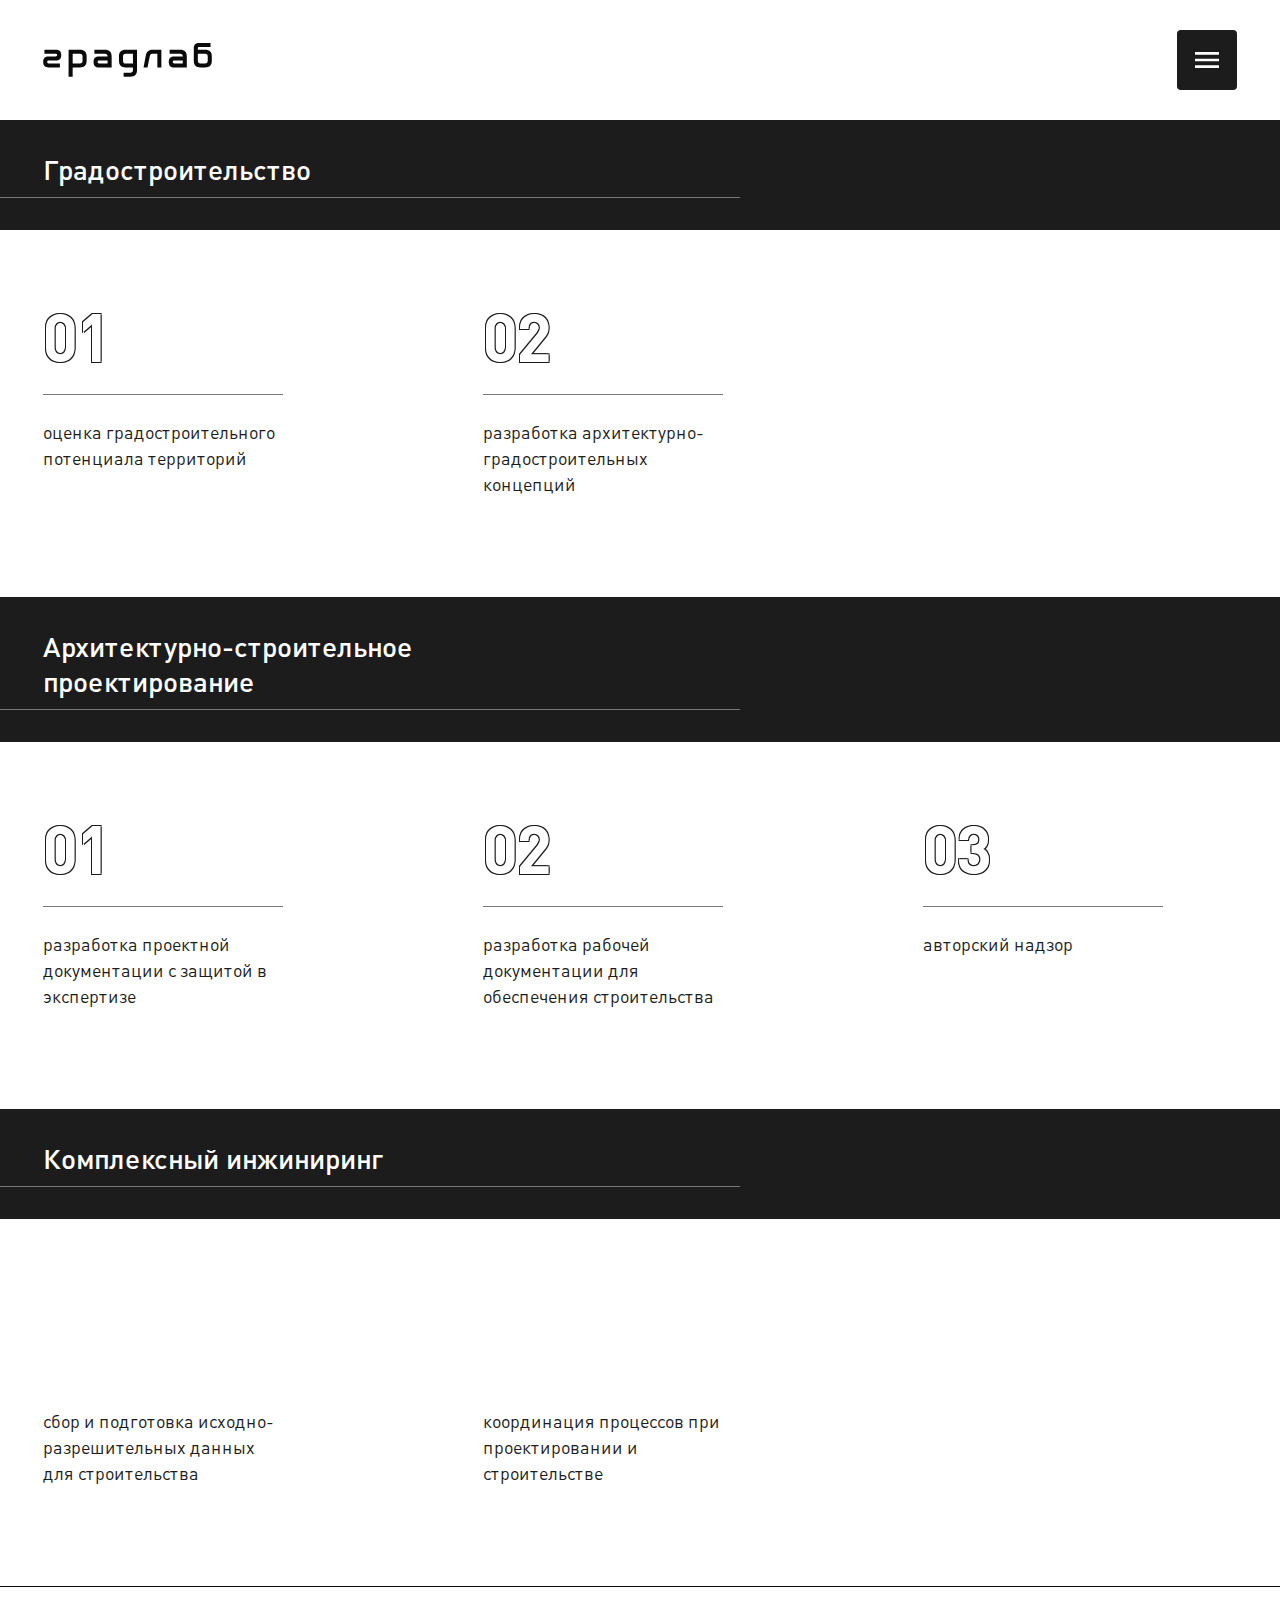
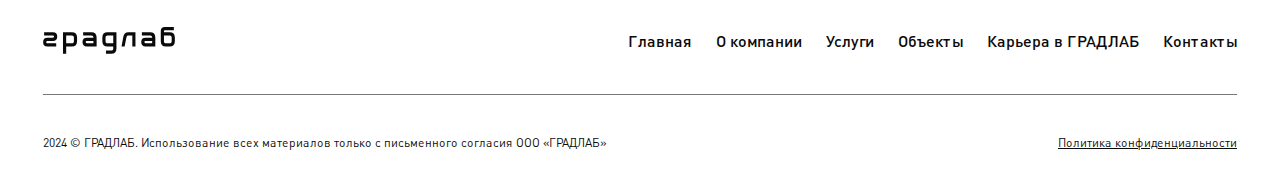
<file: services.html>
<!DOCTYPE html>
<html lang="ru">
	<head>
		<meta http-equiv="Content-Type" content="text/html; charset=utf-8">

		<!-- Adapting the page for mobile devices -->
		<meta name="viewport" content="width=device-width, initial-scale=1, maximum-scale=1">

		<!-- Prohibition of phone number recognition -->
		<meta name="format-detection" content="telephone=no">
		<meta name="SKYPE_TOOLBAR" content ="SKYPE_TOOLBAR_PARSER_COMPATIBLE">

		<!-- Page title -->
		<title>Заголовок страницы</title>

		<!-- Meta description -->
		<meta name="description" content="">

		<!-- Meta Keywords -->
		<meta name="keywords" content="">

		<!-- Changing the color of the mobile browser panel -->
		<meta name="msapplication-TileColor" content="#1C1C1C">
		<meta name="theme-color" content="#1C1C1C">

		<!-- Connecting style files -->
		<link rel="stylesheet" href="css/swiper-bundle.min.css" async>
		<link rel="stylesheet" href="css/swiper.css" async>
		<link rel="stylesheet" href="css/fancybox.css" async>
		<link rel="stylesheet" href="css/styles.css" async>

		<link rel="stylesheet" href="css/response_1599.css" media="print, (max-width: 1599px)" async>
		<link rel="stylesheet" href="css/response_1279.css" media="print, (max-width: 1279px)" async>
		<link rel="stylesheet" href="css/response_1023.css" media="print, (max-width: 1023px)" async>
		<link rel="stylesheet" href="css/response_767.css" media="print, (max-width: 767px)" async>
		<link rel="stylesheet" href="css/response_479.css" media="(max-width: 479px)" async>
	</head>

	<body>
		<div class="wrap">
			<div class="main">
				<header>
					<div class="cont row">
						<a href="/" class="logo">
							<img src="images/logo.svg" alt="">
						</a>

						<button class="menu_btn">
							<svg class="icon"><use xlink:href="images/sprite.svg#ic_menu"></use></svg>
						</button>
					</div>
				</header>


				<section class="service block">
					<div class="block_head">
						<div class="cont">
							<div class="title">Градостроительство</div>
						</div>
					</div>

					<div class="cont">
						<div class="steps">
							<div class="row">
								<div class="step">
									<div class="number animate">01</div>

									<div class="name">оценка градостроительного потенциала территорий</div>
								</div>

								<div class="step">
									<div class="number animate delay2">02</div>

									<div class="name">разработка архитектурно-градостроительных концепций</div>
								</div>
							</div>
						</div>
					</div>
				</section>


				<section class="service block">
					<div class="block_head">
						<div class="cont">
							<div class="title">Архитектурно-строительное проектирование</div>
						</div>
					</div>

					<div class="cont">
						<div class="steps">
							<div class="row">
								<div class="step">
									<div class="number animate">01</div>

									<div class="name">разработка проектной документации с защитой в экспертизе</div>
								</div>

								<div class="step">
									<div class="number animate delay2">02</div>

									<div class="name">разработка рабочей документации для обеспечения строительства</div>
								</div>

								<div class="step">
									<div class="number animate delay3">03</div>

									<div class="name">авторский надзор</div>
								</div>
							</div>
						</div>
					</div>
				</section>


				<section class="service block">
					<div class="block_head">
						<div class="cont">
							<div class="title">Комплексный инжиниринг</div>
						</div>
					</div>

					<div class="cont">
						<div class="steps">
							<div class="row">
								<div class="step">
									<div class="number animate">01</div>

									<div class="name">сбор и подготовка исходно-разрешительных данных для строительства</div>
								</div>

								<div class="step">
									<div class="number animate delay2">02</div>

									<div class="name">координация процессов при проектировании и строительстве</div>
								</div>
							</div>
						</div>
					</div>
				</section>
			</div>


			<footer>
				<div class="cont row">
					<div class="logo">
						<img src="images/logo.svg" alt="">
					</div>

					<div class="menu">
						<div><a href="/">Главная</a></div>

						<div><a href="/">О компании</a></div>

						<div><a href="/">Услуги</a></div>

						<div><a href="/">Объекты</a></div>

						<div><a href="/">Карьера в ГРАДЛАБ</a></div>

						<div><a href="/">Контакты</a></div>
					</div>

					<div class="line"></div>

					<div class="copyright">
						<span>2024 &copy; ГРАДЛАБ.</span>
						<span>Использование всех материалов только с письменного согласия ООО «ГРАДЛАБ»</span>
					</div>

					<div class="privacy_policy_link">
						<a href="/">Политика конфиденциальности</a>
					</div>
				</div>
			</footer>
		</div>


		<section class="menu_modal">
			<button class="close_btn">
				<svg class="icon"><use xlink:href="images/sprite.svg#ic_close"></use></svg>
			</button>

			<div class="scroll">
				<div class="cont">
					<nav class="menu">
						<div><a href="/">
							<svg class="icon"><use xlink:href="images/sprite.svg#ic_arrow_ver"></use></svg>
							<span>Главная</span>
						</a></div>

						<div><a href="/">
							<svg class="icon"><use xlink:href="images/sprite.svg#ic_arrow_ver"></use></svg>
							<span>О компании</span>
						</a></div>

						<div><a href="/">
							<svg class="icon"><use xlink:href="images/sprite.svg#ic_arrow_ver"></use></svg>
							<span>Услуги</span>
						</a></div>

						<div><a href="/">
							<svg class="icon"><use xlink:href="images/sprite.svg#ic_arrow_ver"></use></svg>
							<span>Объекты</span>
						</a></div>

						<div><a href="/">
							<svg class="icon"><use xlink:href="images/sprite.svg#ic_arrow_ver"></use></svg>
							<span>Карьера в ГРАДЛАБ</span>
						</a></div>

						<div><a href="/">
							<svg class="icon"><use xlink:href="images/sprite.svg#ic_arrow_ver"></use></svg>
							<span>Контакты</span>
						</a></div>
					</nav>

					<div class="logo">
						<img src="images/logo_white.svg" alt="">
					</div>
				</div>
			</div>

			<img src="images/bg_menu_modal.svg" alt="" class="bg" loading="lazy">
		</section>


		<section class="cookie">
			<div class="text">Наш сайт использует файлы cookie, чтобы улучшить взаимодействие с пользователями. Продолжая просмотр нашего сайта, вы принимаете условия <a href="/">политики конфиденциальности</a>.</div>

			<button class="btn">Хорошо</button>
		</section>


		<!-- Connecting javascript files -->
		<script src="js/jquery-3.6.3.min.js"></script>
		<script src="js/functions.js"></script>
		<script src="js/swiper-bundle.min.js"></script>
		<script src="js/svganimations.js"></script>
		<script src="js/fancybox.js"></script>
		<script src="js/scripts.js"></script>
	</body>
</html>
</file>
<file: css/styles.css>
/*-----------
    Fonts
-----------*/
@font-face
{
    font-family: 'DINPro';
    font-weight: normal;
    font-style: normal;

    font-display: swap;
    src: url('../fonts/DINPro.woff') format('woff'),
    url('../fonts/DINPro.ttf') format('truetype');
}

@font-face
{
    font-family: 'DINPro';
    font-weight: 500;
    font-style: normal;

    font-display: swap;
    src: url('../fonts/DINPro-Medium.woff') format('woff'),
    url('../fonts/DINPro-Medium.ttf') format('truetype');
}



/*------------------
    Reset styles
------------------*/
*
{
    box-sizing: border-box;
    margin: 0;
    padding: 0;

    scroll-margin-top: 24px;
}

*:before,
*:after
{
    box-sizing: border-box;
}

html
{
    -webkit-font-smoothing: antialiased;
    -moz-osx-font-smoothing: grayscale;
        -ms-text-size-adjust: 100%;
    -webkit-text-size-adjust: 100%;
}

body
{
    margin: 0;

    overscroll-behavior: none;
    -webkit-tap-highlight-color: transparent;
    -webkit-overflow-scrolling: touch;
    text-rendering: optimizeLegibility;
    text-decoration-skip: objects;
}

img
{
    border-style: none;
}

textarea
{
    overflow: auto;
}

input,
textarea,
input:active,
textarea:active,
button
{
    margin: 0;

    -webkit-border-radius: 0;
            border-radius: 0;
         outline: none transparent !important;
    box-shadow: none;

    -webkit-appearance: none;
            appearance: none;
    -moz-outline: none !important;
}

input::-webkit-outer-spin-button,
input::-webkit-inner-spin-button
{
    margin: 0;

    -webkit-appearance: none;
}

input[type=number]
{
    -moz-appearance: textfield;
}

:focus
{
    outline: 0;
}

:hover,
:active
{
    -webkit-tap-highlight-color: rgba(0, 0, 0, 0);
    -webkit-touch-callout: none;
}


::-ms-clear
{
    display: none;
}



/*-------------------
    Global styles
-------------------*/
:root
{
    --bg: #fff;
    --scroll_width: 17px;
    --text_color: #797878;
    --font_size: 18px;
    --font_size_title: 40px;
    --font_family: 'DINPro', 'Arial', sans-serif;
}


::selection
{
    color: #fff;
    background: #1c1c1c;
}

::-moz-selection
{
    color: #fff;
    background: #1c1c1c;
}


.clear
{
    clear: both;
}

.left
{
    float: left;
}

.right
{
    float: right;
}



html
{
    height: 100%;
    min-height: -moz-available;
    min-height: -webkit-fill-available;
    min-height:         fill-available;
}

html.custom_scroll ::-webkit-scrollbar
{
    width: 10px;
    height: 10px;

    background-color: var(--bg);
}

html.custom_scroll ::-webkit-scrollbar-thumb
{
    background-color: #1c1c1c;
}


body
{
    font: var(--font_size) var(--font_family);

    height: 100%;
    min-height: -moz-available;
    min-height: -webkit-fill-available;
    min-height:         fill-available;

    color: var(--text_color);
}


body.menu_open
{
    overflow: hidden;

    padding-right: var(--scroll_width);
}


button
{
    font-family: inherit;
    font-size: inherit;
    font-weight: inherit;
    line-height: inherit;

    display: inline-block;

    cursor: pointer;
    vertical-align: top;

    color: inherit;
    border: none;
    background: none;
}


.wrap
{
    position: relative;
    z-index: 9;

    display: flex;
    /* overflow: clip; */
    flex-direction: column;

    min-width: 360px;
    min-height: 100%;

    transition: transform .75s cubic-bezier(.5, .2, .3, 1.2);

    background: var(--bg);
}

.wrap:before
{
    position: absolute;
    top: 0;
    right: 100%;

    display: block;

    width: 100vw;
    height: 100%;

    content: '';
    pointer-events: none;

    background: var(--bg);
}

.menu_open .wrap
{
    transition: transform 1s cubic-bezier(.5, .2, .3, 1.2);
    transform: translateX(-100%);
}


.main
{
    display: flex;
    flex: 1 0 auto;
    flex-direction: column;

    background: var(--bg);
}


.cont
{
    width: 100%;
    max-width: 1920px;
    margin: 0 auto;
    padding: 0 100px;
}


.row
{
    display: flex;
    align-content: flex-start;
    align-items: flex-start;
    flex-wrap: wrap;
    justify-content: flex-start;
}



.block
{
    margin-bottom: 100px;
}

.block.no_m
{
    margin-bottom: 0;
}



/*------------
    Animate
------------*/
.animate
{
    transition: opacity .5s linear;
    transition-delay: .2s;

    opacity: 0;
}

.animate.animated
{
    opacity: 1;
}


.animate.delay
{
    transition-delay: .4s;
}

.animate.delay2
{
    transition-delay: .6s;
}

.animate.delay3
{
    transition-delay: .8s;
}

.animate.delay4
{
    transition-delay: 1s;
}



/*--------------
    Fancybox
--------------*/
.fancybox__backdrop
{
    background: #f2f2f2;
}



/*------------
    Header
------------*/
header
{
    position: relative;
    z-index: 9;
    top: 0;
    left: 0;

    width: 100%;
    padding: 40px 0;
}


header.absolute
{
    position: absolute;
}


header .cont
{
    align-content: center;
    align-items: center;
    justify-content: space-between;
}



header .logo
{
    display: block;

    text-decoration: none;

    color: currentColor;
}


header .logo img
{
    display: block;

    width: 187px;
    max-width: 100%;
}



header .menu_btn
{
    position: relative;

    display: flex;
    align-content: center;
    align-items: center;
    flex-wrap: wrap;
    justify-content: center;

    width: 80px;
    height: 80px;

    color: #fff;
    border-radius: 4px;
}


header .menu_btn:before
{
    position: absolute;
    z-index: 1;
    top: 50%;
    left: 50%;

    display: block;

    width: 100%;
    height: 100%;

    content: '';
    transition: .3s linear;
    transform: translate(-50% , -50%);
    transform-origin: center;

    border-radius: inherit;
    background: #1c1c1c;
}


header .menu_btn .icon
{
    position: relative;
    z-index: 2;

    display: block;

    width: 32px;
    height: 32px;

    transition: transform .6s cubic-bezier(.25, 1, .5, 1.2);
    transform-origin: center;
}


header .menu_btn:hover:before
{
    width: calc(100% + 6px);
    height: calc(100% + 6px);
}


header .menu_btn:hover .icon
{
    transform: rotate(180deg) scale(1.12);
}



/*----------------
    Menu modal
----------------*/
.menu_modal
{
    position: fixed;
    z-index: 1;
    top: 0;
    left: 80%;

    width: 100%;
    height: 100%;
    min-height: -moz-available;
    min-height: -webkit-fill-available;
    min-height:         fill-available;

    transition: transform 1s cubic-bezier(.5, .2, .3, 1.2);
    transform-origin: center;

    color: #fff;
    background: #1c1c1c;
}

.menu_modal:after
{
    position: absolute;
    top: 0;
    left: 100%;

    display: block;

    width: 100%;
    height: 100%;
    margin-left: -1px;

    content: '';
    pointer-events: none;

    background: #1c1c1c;
}


.menu_modal.show
{
    transition: transform 1.1s cubic-bezier(.5, .2, .3, 1.2);
    transform: translateX(-80%);
}


.menu_modal .close_btn
{
    position: absolute;
    z-index: 3;
    top: 43px;
    right: 83px;

    display: flex;
    align-content: center;
    align-items: center;
    flex-wrap: wrap;
    justify-content: center;

    width: 74px;
    height: 74px;
}


.menu_modal .close_btn .icon
{
    display: block;

    width: 32px;
    height: 32px;
}


.menu_modal .scroll
{
    position: relative;
    z-index: 2;

    display: flex;
    overflow: auto;
    flex-direction: column;

    height: 100%;
    min-height: -moz-available;
    min-height: -webkit-fill-available;
    min-height:         fill-available;
    padding: 100px 0;

    overscroll-behavior-y: contain;
}


.menu_modal .bg
{
    position: absolute;
    z-index: 1;
    top: 0;
    right: 0;

    display: block;

    height: 100%;

    pointer-events: none;
}


.menu_modal .cont
{
    display: flex;
    flex: 1 0 auto;
    flex-direction: column;
}


.menu_modal .menu
{
    font-size: var(--font_size_title);
    font-weight: 500;
    line-height: calc(100% + 8px);
}


.menu_modal .menu > * + *
{
    margin-top: 56px;
}


.menu_modal .menu a
{
    position: relative;

    display: inline-block;

    transition: padding .2s linear;
    vertical-align: top;
    text-decoration: none;

    color: currentColor;
}


.menu_modal .menu a .icon
{
    position: absolute;
    top: 0;
    bottom: 0;
    left: 0;

    display: block;

    width: 32px;
    height: 32px;
    margin: auto 0;

    transition: opacity .2s linear;
    transform: rotate(-135deg);

    opacity: 0;
}


.menu_modal .menu a:hover,
.menu_modal .menu a.active
{
    padding-left: 56px;
}


.menu_modal .menu a:hover .icon,
.menu_modal .menu a.active .icon
{
    transition: .2s linear .075s;

    opacity: 1;
}


.menu_modal .logo
{
    margin-top: auto;
}


.menu_modal .logo img
{
    display: block;

    width: 187px;
}



/*---------------
    Page head
---------------*/
.page_head
{
    position: relative;

    margin-bottom: 46px;
    padding: 39px 0 72px;

    color: #fff;
    background: #1c1c1c;
}

.page_head.black
{
    background: #0a0a0a;
}

.page_head.no_m
{
    margin-bottom: 0;
    padding-bottom: 64px;
}


.page_head:after
{
    position: absolute;
    bottom: 37px;
    left: 0;

    display: block;

    width: 740px;
    height: 1px;

    content: '';
    pointer-events: none;

    background: var(--text_color);
}



.page_title
{
    font-size: var(--font_size_title);
    font-weight: 500;
    line-height: calc(100% + 8px);

    display: block;

    width: 582px;
    max-width: 100%;
}


.page_desc
{
    line-height: 26px;

    width: 571px;
    max-width: 100%;
    margin-left: 44px;

    text-transform: uppercase;
}



/*----------------
    Block head
----------------*/
.block_head
{
    position: relative;

    margin-bottom: 72px;
    padding: 39px 0 72px;

    color: #fff;
    background: #1c1c1c;
}


.block_head:after
{
    position: absolute;
    bottom: 37px;
    left: 0;

    display: block;

    width: 740px;
    height: 1px;

    content: '';
    pointer-events: none;

    background: var(--text_color);
}


.block_head .title
{
    font-size: var(--font_size_title);
    font-weight: 500;
    line-height: calc(100% + 8px);

    display: block;

    width: 582px;
    max-width: 100%;
}


.block_head.center
{
    margin-bottom: 40px;
    padding: 0 0 40px;

    text-align: center;

    color: #000;
    background: none;
}


.block_head.center:after
{
    right: 0;
    bottom: 0;
    left: 0;

    width: 720px;
    max-width: 100%;
    margin: 0 auto;

    background: var(--text_color);
}


.block_head.center .title
{
    margin-right: auto;
    margin-left: auto;
}



/*----------------
    Typography
----------------*/
.text_block
{
    font-size: var(--font_size);
    line-height: 26px;
}


.text_block > *,
.text_block .cols .col > *
{
    margin-bottom: 26px;
}


.text_block > :last-child,
.text_block .cols .col > :last-child
{
    margin-bottom: 0 !important;
}

.text_block > :first-child,
.text_block .cols .col > :first-child
{
    margin-top: 0 !important;
}


.text_block b,
.text_block strong
{
    font-weight: 500;

    color: #0a0a0a;
}


.text_block ul li
{
    position: relative;

    display: block;
    overflow: hidden;

    padding-left: 24px;

    list-style-type: none;
}


.text_block ul li + li
{
    margin-top: 20px;
}


.text_block ul li:before
{
    position: absolute;
    top: 11px;
    left: 6px;

    display: block;

    width: 5px;
    height: 5px;

    content: '';

    border-radius: 50%;
    background: currentColor;
}


.text_block a
{
    white-space: nowrap;
    text-decoration: none;

    color: currentColor;
}


.text_block .cols
{
    display: flex;
    align-content: flex-start;
    align-items: flex-start;
    flex-wrap: wrap;
    justify-content: space-between;
}


.text_block .cols .col
{
    width: calc(50% - 105px);
}



/*-------------------
    First section
-------------------*/
.first_section
{
    position: relative;
}


.first_section .bg
{
    position: absolute;
    z-index: 1;
    top: 0;
    left: 0;

    display: block;

    width: 100%;
    height: 100%;

    pointer-events: none;

    opacity: .2;

    object-fit: cover;
}


.first_section .cont
{
    position: relative;
    z-index: 3;

    display: flex;
    align-content: center;
    align-items: center;
    flex-wrap: wrap;
    justify-content: center;

    height: 100vh;
    min-height: 650px;
    padding-top: 200px;
    padding-bottom: 200px;
}


.first_section .logo svg
{
    position: relative;
    z-index: 1;

    display: block;

    width: 724px;
    max-width: 100%;
    margin: 0 auto;

    transition: opacity .5s;
}


.first_section .logo svg.hide
{
    opacity: 0;
}


.first_section .logo img
{
    position: absolute;
    z-index: 2;
    top: 50%;
    left: 50%;

    display: block;

    width: 724px;
    max-width: 100%;

    transition: opacity .5s;
    transform: translate(-50%, -50%);

    opacity: 0;
}


.first_section .logo img.show
{
    opacity: 1;
}


.first_section .scroll_btn
{
    position: absolute;
    z-index: 5;
    right: 0;
    bottom: 64px;
    left: 0;

    display: flex;
    align-content: center;
    align-items: center;
    flex-wrap: wrap;
    justify-content: center;

    width: 80px;
    height: 80px;
    margin: 0 auto;

    color: #0a0a0a;
    border-radius: 50%;
}


.first_section .scroll_btn:before
{
    position: absolute;
    z-index: 1;
    top: 50%;
    left: 50%;

    width: 100%;
    height: 100%;

    content: '';
    transition: .2s linear;
    transform: translate(-50%, -50%);

    border: 1px dashed #1c1c1c;
    border-radius: inherit;
    background: var(--bg);
}


.first_section .scroll_btn .icon
{
    position: relative;
    z-index: 2;

    display: block;

    width: 38px;
    height: 38px;
}


.first_section .scroll_btn:hover:before
{
    width: 98px;
    height: 98px;

    background: transparent;
}



/*----------------
    Error info
----------------*/
.error_info .logo
{
    display: flex;
    align-content: center;
    align-items: center;
    flex-wrap: wrap;
    justify-content: center;

    height: 180px;
}


.error_info .logo img
{
    display: block;

    width: 422px;
    max-width: 100%;
    margin: 0 auto;
}


.error_info .link
{
    display: flex;

    margin-top: 100px;
}


.error_info .link .btn
{
    font-size: 20px;
    line-height: 28px;

    display: flex;
    align-content: center;
    align-items: center;
    flex-wrap: wrap;
    justify-content: center;

    width: 188px;
    margin: 0 auto;
    padding: 7px 12px;

    transition: .2s linear;
    text-align: center;
    text-decoration: none;

    color: #f2f2f2;
    border-radius: 4px;
    background: #1c1c1c;
}


.error_info .link .btn .icon
{
    display: block;

    width: 32px;
    height: 32px;
    margin-left: 16px;
}


.error_info .link .btn:hover
{
    font-size: 16px;

    width: 200px;
}



/*-------------
    Service
-------------*/
.service .steps .row
{
    margin-bottom: -100px;
    margin-left: -200px;
}


.service .steps .row > *
{
    width: 240px;
    margin-bottom: 100px;
    margin-left: 200px;
}


.service .steps .number
{
    font-size: 96px;
    font-weight: 900;
    line-height: 163px;

    margin-bottom: 40px;

    color: var(--bg);
    border-bottom: 1px solid var(--text_color);
    text-shadow: -1px -1px 0 #1c1c1c, 1px -1px 0 #1c1c1c, -1px 1px 0 #1c1c1c, 1px 1px 0 #1c1c1c;
}


.service .steps .name
{
    font-weight: 500;
    line-height: 26px;

    width: 240px;
    max-width: 100%;

    color: #1c1c1c;
}



/*-------------------
    Contacts info
-------------------*/
.contacts_info .data
{
    width: 598px;
    max-width: 100%;
    padding-top: 2px;
}


.contacts_info .text_block
{
    margin-bottom: 76px;
}


.contacts_info .data .row
{
    justify-content: space-between;

    margin-bottom: -100px;
}


.contacts_info .data .row > *
{
    margin-bottom: 100px;
}


.contacts_info .item .icon
{
    margin-bottom: 24px;

    color: #0a0a0a;
}


.contacts_info .item .icon svg
{
    display: block;

    width: 32px;
    height: 32px;
}


.contacts_info .item .val
{
    font-weight: 500;
    line-height: 26px;

    color: #000;
}


.contacts_info .item .val a
{
    white-space: nowrap;
    text-decoration: none;

    color: currentColor;
}


.contacts_info .map
{
    position: relative;

    overflow: hidden;

    width: 50%;
    height: 564px;
    margin-left: auto;

    background: #ddd;

            filter: grayscale(1);
    -webkit-filter: grayscale(1);
}



/*-----------------
    Object info
-----------------*/
.object_info .data
{
    padding: 64px 0 49px;

    color: #fff;
    background: #1c1c1c;
}


.object_info .data .cont
{
    align-content: stretch;
    align-items: stretch;
    justify-content: space-between;
}


.object_info .info
{
    display: flex;
    flex-direction: column;

    width: 640px;
    max-width: 100%;
}


.object_info .info .name
{
    font-size: 32px;
    font-weight: 500;

    width: 540px;
    max-width: 100%;
}


.object_info .info .bottom
{
    position: relative;

    margin-top: auto;
    padding-top: 28px;
}

.object_info .info .bottom:before
{
    position: absolute;
    top: 0;
    right: 0;

    display: block;

    width: 100vw;
    height: 1px;

    content: '';
    pointer-events: none;

    background: var(--text_color);
}


.object_info .info .role
{
    font-weight: 500;
    line-height: 26px;
}


.object_info .info .status
{
    font-weight: 500;
    line-height: 26px;

    margin-top: 15px;
}


.object_info .slider
{
    width: 980px;
    max-width: calc(100% - 580px);
    margin-left: auto;
}


.object_info .slider .image
{
    position: relative;

    display: block;
    overflow: hidden;

    padding-bottom: 48.571%;

    text-decoration: none;

    color: currentColor;
    background: #ddd;
}


.object_info .slider .image img
{
    position: absolute;
    z-index: 1;
    top: 0;
    left: 0;

    display: block;

    width: 100%;
    height: 100%;

    object-fit: cover;
}



.object_info .all_link
{
    display: flex;

    margin-top: 93px;

    color: #0a0a0a;
}


.object_info .all_link a
{
    font-weight: 500;
    line-height: 26px;

    display: flex;
    align-content: center;
    align-items: center;
    flex-wrap: wrap;
    justify-content: flex-start;

    text-decoration: none;

    color: currentColor;
}


.object_info .all_link .icon
{
    display: block;

    width: 32px;
    height: 32px;
    margin-left: 16px;

    transition: transform .2s linear;
}


.object_info .all_link a:hover .icon
{
    transform: translate(50%);
}



/*-------------
    Objects
-------------*/
.objects .data
{
    overflow: clip;

    padding-bottom: 40px;

    background: #0a0a0a;
}


.objects .data .block_head
{
    display: flex;
    align-content: flex-start;
    align-items: flex-start;
    flex-wrap: wrap;
    justify-content: flex-start;

    margin: 0;
    padding: 64px 0 56px;

    background: none;
}


.objects .data .block_head:after
{
    display: none;
}


.objects .data .block_head .title
{
    width: 580px;
}


.objects .data .block_head .desc
{
    line-height: 26px;

    width: 571px;
    max-width: 100%;
    margin-top: 7px;
    margin-left: 63px;

    text-transform: uppercase;
}


.objects .data .block_head .all_link
{
    font-weight: 500;
    line-height: 26px;

    display: flex;
    align-self: flex-end;

    margin-bottom: 6px;
    margin-left: auto;
}


.objects .data .block_head .all_link a
{
    display: flex;
    align-content: center;
    align-items: center;
    flex-wrap: wrap;
    justify-content: flex-start;

    text-decoration: none;

    color: currentColor;
}


.objects .data .block_head .all_link .icon
{
    display: block;

    width: 32px;
    height: 32px;
    margin-left: 16px;

    transition: transform .2s linear;
}


.objects .data .block_head .all_link a:hover .icon
{
    transform: translateX(50%);
}


.objects .swiper
{
    overflow: visible !important;
}


.objects .swiper-button-prev
{
    left: -48px;
}

.objects .swiper-button-next
{
    right: -48px;
}


.objects .swiper-button-next.swiper-button-disabled,
.objects .swiper-button-prev.swiper-button-disabled
{
    display: none;
}


.objects .row
{
    align-content: stretch;
    align-items: stretch;

    margin-bottom: -16px;
    margin-left: -16px;
}


.objects .row > *
{
    width: calc(25% - 16px);
    margin-bottom: 16px;
    margin-left: 16px;
}


.objects .object
{
    display: flex;
    flex-direction: column;

    padding: 20px 24px;

    text-decoration: none;

    color: #fff;
    border-radius: 4px;
    background: #1c1c1c;
}


.objects .object .name
{
    font-weight: 500;
    line-height: 26px;

    width: 360px;
    max-width: 100%;
    margin-bottom: auto;
    padding-top: 7px;
    padding-bottom: 40px;

    color: #f2f2f2;
    border-top: 1px solid var(--text_color);
}


.objects .object .role
{
    line-height: 26px;

    margin-top: 4px;

    transition: opacity .2s linear;

    opacity: 0;
}


.objects .object .status
{
    line-height: 26px;

    margin-top: 4px;

    transition: opacity .2s linear;

    opacity: 0;
}


.objects .object .thumb
{
    position: relative;

    overflow: hidden;

    margin-top: 20px;
    padding-bottom: 52.659%;

    transition: filter .2s linear;

    background: #ddd;

    filter: grayscale(100%);
}


.objects .object .thumb img
{
    position: absolute;
    z-index: 1;
    top: 0;
    left: 0;

    display: block;

    width: 100%;
    height: 100%;

    object-fit: cover;
}


.objects .object .link
{
    font-weight: 500;
    line-height: 26px;

    display: flex;
    align-content: center;
    align-items: center;
    flex-wrap: wrap;
    justify-content: flex-start;

    margin-top: 20px;
}


.objects .object .link .icon
{
    display: block;

    width: 32px;
    height: 32px;
    margin-left: 16px;

    transition: transform .2s linear;
}


.objects .object:hover .thumb
{
    filter: grayscale(0%);
}


.objects .object:hover  .role,
.objects .object:hover  .status
{
    opacity: 1;
}


.objects .object:hover .link .icon
{
    transform: translateX(50%);
}



.objects .more_btn
{
    font-size: 20px;
    line-height: 28px;

    display: flex;
    align-content: center;
    align-items: center;
    flex-wrap: wrap;
    justify-content: center;

    margin: 32px auto 0;

    color: #1c1c1c;
}


.objects .more_btn .icon
{
    display: block;

    width: 32px;
    height: 32px;
    margin-left: 16px;
}



.objects .mob_all_link
{
    font-weight: 500;
    line-height: 26px;

    display: none;

    margin-top: 20px;

    color: #fff;
}


.objects .mob_all_link a
{
    display: flex;
    align-content: center;
    align-items: center;
    flex-wrap: wrap;
    justify-content: flex-start;

    text-decoration: none;

    color: currentColor;
}


.objects .mob_all_link .icon
{
    display: block;

    width: 28px;
    height: 28px;
    margin-left: 16px;

    transition: transform .2s linear;
}


.objects .mob_all_link a:hover .icon
{
    transform: translateX(50%);
}



/*----------------
    About info
----------------*/
.about_info
{
    position: relative;
}


.about_info.line::before
{
    position: absolute;
    z-index: 1;
    top: 100px;
    left: 0;

    display: block;

    width: 100%;
    height: 316px;

    content: '';
    pointer-events: none;

    background: #f2f2f2;
}


.about_info .cont
{
    position: relative;
    z-index: 3;
}


.about_info .stats
{
    width: 751px;
    max-width: 100%;
}


.about_info .stats .row
{
    margin-bottom: -64px;
    margin-left: -64px;
}


.about_info .stats .row > *
{
    width: 280px;
    max-width: calc(50% - 64px);
    margin-bottom: 64px;
    margin-left: 64px;
}

.about_info .stats .row > *.big
{
    width: calc(100% - 64px);
    max-width: calc(100% - 64px);
}


.about_info .stats .val
{
    font-size: 96px;
    font-weight: 900;
    line-height: 163px;

    width: 240px;
    max-width: 100%;
    margin-bottom: 40px;

    color: var(--bg);
    border-bottom: 1px solid var(--text_color);
    text-shadow: -1px -1px 0 #1c1c1c, 1px -1px 0 #1c1c1c, -1px 1px 0 #1c1c1c, 1px 1px 0 #1c1c1c;
}


.about_info .stats .name
{
    font-weight: 500;
    line-height: 26px;

    width: 268px;
    max-width: 100%;

    color: #1c1c1c;
}



.about_info .map
{
    width: 792px;
    max-width: 100%;
    margin-right: 60px;
    margin-left: auto;
}


.about_info .map .image img
{
    display: block;

    max-width: 100%;
    margin: 0 auto;
}


.about_info .map .mob_image
{
    position: relative;

    display: none;

    width: 256px;
    max-width: 100%;
    margin: 0 auto;

    cursor: pointer;
    text-decoration: none;

    color: currentColor;
}


.about_info .map .mob_image .zoom
{
    position: absolute;
    z-index: 3;
    top: -20px;
    right: -20px;

    width: 28px;
    height: 28px;

    border: 1px dashed #1c1c1c;
    border-radius: 50%;
    background: #fff;
}


.about_info .map .mob_image .zoom:before,
.about_info .map .mob_image .zoom:after
{
    position: absolute;
    top: 0;
    right: 0;
    bottom: 0;
    left: 0;

    display: block;

    width: 45%;
    height: 1px;
    margin: auto;

    content: '';

    background: #000;
}


.about_info .map .mob_image .zoom:after
{
    width: 1px;
    height: 45%;
}


.about_info .map .mob_image img
{
    display: block;

    width: 100%;
}


.about_info .map .markers
{
    margin-top: 17px;
}


.about_info .map .markers .row
{
    margin-bottom: -9px;
    margin-left: -9px;
}


.about_info .map .markers .row > *
{
    font-size: 14px;

    display: flex;
    align-content: center;
    align-items: center;
    flex-wrap: wrap;
    justify-content: flex-start;

    margin-bottom: 9px;
    margin-left: 9px;

    white-space: nowrap;

    color: #1c1c1c;
}


.about_info .map .markers .icon
{
    display: block;

    width: 32px;
    height: 32px;
    margin-right: 5px;
}

.about_info .map .markers .icon.grey
{
    color: #828282;
}


.about_info .map .exp
{
    font-size: 15px;
    line-height: 26px;

    margin-top: 12px;
    padding-left: 7px;

    color: #1c1c1c;
}



/*----------------
    About desc
----------------*/
.about_desc
{
    padding: 62px 0 56px;

    background: #f2f2f2;
}



/*----------------
    Directions
----------------*/
.directions
{
    padding: 4px 0;
}


.directions .row
{
    align-content: flex-end;
    align-items: flex-end;
    justify-content: space-between;
}


.directions .item
{
    position: relative;

    display: flex;
    align-content: center;
    align-items: center;
    flex-wrap: wrap;
    justify-content: center;

    width: 480px;
    height: 480px;

    cursor: pointer;
    transition: .2s linear;
    text-align: center;

    border-radius: 50%;
}


.directions .item:before
{
    position: absolute;
    z-index: 2;
    top: 50%;
    left: 50%;

    display: block;

    width: 100%;
    height: 100%;

    content: '';
    transition: .25s linear;
    transform: translate(-50%, -50%);
    pointer-events: none;

    border: 1px dashed #1c1c1c;
    border-radius: inherit;
    background: var(--bg);
}


.directions .item > *
{
    position: relative;
    z-index: 2;
}


.directions .item .name
{
    font-size: 32px;
    font-weight: 500;

    width: 344px;
    max-width: 100%;

    color: #0a0a0a;
}


.directions .item .desc
{
    line-height: 26px;

    display: none;

    width: 360px;
    max-width: 100%;
    margin: 40px auto 0;

    counter-reset: number;

    color: #0a0a0a;
}


.directions .item .desc > *
{
    position: relative;

    padding-top: 53px;
}


.directions .item .desc > *:before
{
    font-size: 32px;
    font-weight: 500;

    position: absolute;
    top: 0;
    left: 0;

    width: 100%;

    content: counter(number, decimal-leading-zero);
    counter-increment: number;

    color: #f2f2f2;
}


.directions .item .desc > * + *
{
    margin-top: 16px;
}


.directions .item .arrow
{
    position: absolute;
    right: 0;
    bottom: 48px;
    left: 0;

    display: block;

    width: 32px;
    height: 32px;
    margin: 0 auto;

    transition: .25s linear;

    color: #1c1c1c;
}


.directions .item .close
{
    position: absolute;
    right: 0;
    bottom: 0;
    left: 0;

    display: block;

    width: 32px;
    height: 32px;
    margin: 0 auto;

    transition: .2s linear;

    opacity: 0;
    color: #1c1c1c;
}


.directions .item:hover:before
{
    width: calc(100% + 42px);
    height: calc(100% + 42px);
}


.directions .item:hover .arrow
{
    bottom: 0;
}


.directions .item.active
{
    width: 640px;
    height: 640px;
    padding-bottom: 40px;
}

.directions .item:nth-child(1).active + *,
.directions .item:nth-child(2).active
{
    margin-right: -160px;
    margin-left: -160px;
}

.directions .item.active:before
{
    width: 100%;
    height: 100%;
}

.directions .item.active .desc
{
    display: block;
}

.directions .item.active .arrow
{
    bottom: 24px;

    opacity: 0;
}

.directions .item.active .close
{
    bottom: 24px;

    opacity: 1;
}



/*----------------
    Priorities
----------------*/
.priorities
{
    overflow: hidden;

    padding: 84px 0;

    color: #fff;
    background: #1c1c1c;
}


.priorities .block_head
{
    margin-bottom: 45px;
    padding: 0;

    color: #f2f2f2;
}


.priorities .block_head:after
{
    top: auto;
    bottom: 8px;
    left: 656px;

    width: 100vw;
}


.priorities .block_head .title
{
    width: 100%;
}


.priorities .row
{
    justify-content: space-between;

    margin-bottom: -40px;
    margin-left: -40px;
}


.priorities .row > *
{
    width: 280px;
    max-width: calc(25% - 40px);
    margin-bottom: 40px;
    margin-left: 40px;
}


.priorities .item .number
{
    font-size: 96px;
    font-weight: 900;
    line-height: 163px;

    width: 240px;
    max-width: 100%;
    margin-bottom: 40px;

    color: #1c1c1c;
    border-bottom: 1px solid var(--text_color);
    text-shadow: -1px -1px 0 var(--text_color), 1px -1px 0 var(--text_color), -1px 1px 0 var(--text_color), 1px 1px 0 var(--text_color);
}


.priorities .item .name
{
    font-weight: 500;
    line-height: 26px;
}



/*-----------
    Today
-----------*/
.today
{
    margin-bottom: 40px;
}


.today .desc
{
    margin-bottom: 40px;
    padding: 32px 0;

    background: #f2f2f2;
}


.today .desc .text_block
{
    width: 672px;
    max-width: 100%;
    margin: 0 auto;

    text-align: center;
}


.today .link
{
    display: flex;
}


.today .link a
{
    font-weight: 500;
    line-height: 26px;

    display: flex;
    align-content: center;
    align-items: center;
    flex-wrap: wrap;
    justify-content: center;

    width: 177px;
    margin: 0 auto;
    padding: 7px 12px;

    transition: .2s linear;
    text-align: center;
    text-decoration: none;

    color: #f2f2f2;
    border-radius: 4px;
    background: #1c1c1c;
}


.today .link a .icon
{
    display: block;

    width: 32px;
    height: 32px;
    margin-left: 16px;
}


.today .link a:hover
{
    font-size: 16px;

    width: 200px;
}



/*-------------
    Clients
-------------*/
.clients
{
    padding: 62px 0;

    color: #fff;
    background: #1c1c1c;
}


.clients .block_head
{
    margin-bottom: 40px;

    color: #f2f2f2;
}


.clients .data
{
    width: 1437px;
    max-width: 100%;
    margin: 0 auto;
    padding: 0 78px;
}


.clients .row
{
    justify-content: center;

    margin-bottom: -64px;
    margin-left: -64px;
}


.clients .row > *
{
    width: calc(16.666% - 64px);
    margin-bottom: 64px;
    margin-left: 64px;
}


.clients .item
{
    display: flex;
    align-content: center;
    align-items: center;
    flex-wrap: wrap;
    justify-content: center;

    height: 64px;
}


.clients .item img
{
    display: block;

    max-width: 100%;
    max-height: 100%;
}



/*------------
    Cookie
------------*/
.cookie
{
    position: fixed;
    z-index: 50;
    right: 0;
    bottom: 0;

    display: none;

    width: 475px;
    padding: 19px;

    text-align: center;

    background: #fff;
    box-shadow: 0 0 4px 0 rgba(0, 0, 0, .25);
}


.cookie .text
{
    font-size: 12px;

    color: #000;
}


.cookie .text a
{
    color: currentColor;

    text-decoration-thickness: 1px;
}


.cookie .btn
{
    font-weight: 500;
    line-height: 26px;

    display: block;

    width: 177px;
    max-width: 100%;
    height: 46px;
    margin: 20px auto 0;

    color: #f2f2f2;
    border-radius: 4px;
    background: #1c1c1c;
}



/*------------
    Footer
------------*/
footer
{
    position: relative;

    padding: 57px 0 40px;

    color: #0a0a0a;
    border-top: 1px solid #0a0a0a;
    background: var(--bg);
}


footer .cont
{
    align-content: center;
    align-items: center;
    justify-content: space-between;
}



footer .logo img
{
    display: block;

    width: 140px;
    max-width: 100%;
}



footer .menu
{
    line-height: 26px;

    display: flex;
    align-content: center;
    align-items: center;
    flex-wrap: wrap;
    justify-content: flex-start;

    margin-left: auto;
}


footer .menu > * + *
{
    margin-left: 40px;
}


footer .menu a
{
    text-decoration: none;

    color: currentColor;
}



footer .line
{
    width: 100%;
    height: 1px;
    margin: 40px 0;

    background: var(--text_color);
}



footer .copyright
{
    font-size: 12px;
}



footer .privacy_policy_link
{
    font-size: 12px;

    margin-left: auto;
}


footer .privacy_policy_link a
{
    color: currentColor;

    text-decoration-thickness: 1px;
}




@media print,
(max-width: 1899px)
{
    .cont
    {
        padding: 0 60px;
    }


    .directions .item
    {
        width: 460px;
        height: 460px;
    }

    .directions .item.active
    {
        width: 620px;
        height: 620px;
    }

    .directions .item:nth-child(1).active + *,
    .directions .item:nth-child(2).active
    {
        margin-right: -190px;
        margin-left: -190px;
    }


    .about_info .stats
    {
        width: 620px;
    }


    .about_info .map
    {
        margin-right: 0;
    }
}
</file>
<file: css/response_1599.css>
@media print,
(max-width: 1599px)
{
    /*-------------------
        Global styles
    -------------------*/
    :root
    {
        --font_size: 18px;
        --font_size_title: 28px;
    }


    .cont
    {
        padding: 0 43px;
    }


    .wrap
    {
        transition: transform .7s cubic-bezier(.5, .2, .3, 1.2);
    }

    .menu_open .wrap
    {
        transition: transform .9s cubic-bezier(.5, .2, .3, 1.2);
    }



    /*------------
        Header
    ------------*/
    header
    {
        padding: 30px 0;
    }


    header .logo img
    {
        width: 169px;
    }


    header .menu_btn
    {
        width: 60px;
        height: 60px;
    }



    /*----------------
        Menu modal
    ----------------*/
    .menu_modal
    {
        transition: transform .8s cubic-bezier(.5, .2, .3, 1.2);
    }


    .menu_modal.show
    {
        transition: transform .9s cubic-bezier(.5, .2, .3, 1.2);
    }


    .menu_modal .close_btn
    {
        top: 30px;
        right: 40px;

        width: 60px;
        height: 60px;
    }


    .menu_modal .scroll
    {
        padding: 60px 0;
    }


    .menu_modal .menu
    {
        font-size: 32px;
        line-height: normal;
    }


    .menu_modal .menu > * + *
    {
        margin-top: 40px;
    }


    .menu_modal .logo img
    {
        width: 169px;
    }



    /*---------------
        Page head
    ---------------*/
    .page_head
    {
        margin-bottom: 48px;
        padding: 32px 0 43px;
    }


    .page_head:after
    {
        bottom: 32px;
    }


    .page_title
    {
        line-height: normal;

        width: 676px;
    }

    .page_head.no_m .page_title
    {
        width: 376px;
    }


    .page_desc
    {
        font-size: 16px;

        width: 440px;
        margin-left: 40px;
    }



    /*----------------
        Block head
    ----------------*/
    .block_head
    {
        margin-bottom: 48px;
        padding: 32px 0 43px;
    }

    .block_head.center
    {
        margin-bottom: 32px;
        padding-bottom: 32px;
    }


    .block_head:after
    {
        bottom: 32px;
    }


    .block_head .title
    {
        line-height: normal;

        width: 540px;
    }



    /*----------------
        Typography
    ----------------*/
    .text_block .cols .col
    {
        width: calc(50% - 20px);
    }



    /*------------
        Cookie
    ------------*/
    .cookie .btn
    {
        width: 168px;
        height: 44px;
    }



    /*-------------------
        First section
    -------------------*/
    .first_section .logo svg,
    .first_section .logo img
    {
        width: 560px;
    }


    .first_section .scroll_btn
    {
        bottom: 40px;

        width: 48px;
        height: 48px;
    }


    .first_section .scroll_btn .icon
    {
        width: 28px;
        height: 28px;
    }



    /*-----------
        Today
    -----------*/
    .today .desc
    {
        margin-bottom: 32px;
    }


    .today .link a .icon
    {
        width: 28px;
        height: 28px;
    }



    /*-------------
        Clients
    -------------*/
    .clients
    {
        padding: 56px 0;
    }


    .clients .block_head
    {
        margin-bottom: 32px;
    }


    .clients .data
    {
        padding: 0 60px;
    }


    .clients .row
    {
        margin-bottom: -40px;
        margin-left: -40px;
    }


    .clients .row > *
    {
        width: calc(16.666% - 40px);
        margin-bottom: 40px;
        margin-left: 40px;
    }



    /*----------------
        Error info
    ----------------*/
    .error_info
    {
        padding-top: 47px;
    }


    .error_info .link
    {
        margin-top: 40px;
    }


    .error_info .link .btn .icon
    {
        width: 28px;
        height: 28px;
    }



    /*-------------
        Service
    -------------*/
    .service .steps .number
    {
        font-size: 64px;
        line-height: 116px;

        margin-bottom: 24px;
    }


    .service .steps .name
    {
        font-weight: 400;
    }



    /*-------------------
        Contacts info
    -------------------*/
    .contacts_info .data
    {
        width: 532px;
        padding-top: 1px;
    }


    .contacts_info .text_block
    {
        width: 512px;
        max-width: 100%;
        margin-bottom: 46px;
    }


    .contacts_info .data .row
    {
        margin-bottom: -64px;
    }


    .contacts_info .data .row > *
    {
        margin-bottom: 64px;
    }


    .contacts_info .map
    {
        width: 549px;
        max-width: 100%;
        height: 390px;
    }



    /*-----------------
        Object info
    -----------------*/
    .object_info .data
    {
        padding: 40px 0;
    }


    .object_info .info
    {
        width: 488px;
    }


    .object_info .info .name
    {
        font-size: var(--font_size_title);
        line-height: normal;

        width: 100%;
    }


    .object_info .info .bottom
    {
        padding-top: 23px;
    }


    .object_info .slider
    {
        width: calc(100% - 590px);
        max-width: 100%;
    }


    .object_info .slider .image
    {
        min-height: 340px;
    }


    .object_info .all_link
    {
        margin-top: 33px;
    }



    /*-------------
        Objects
    -------------*/
    .objects .data .block_head
    {
        padding: 56px 0;
    }


    .objects .data .block_head .title
    {
        width: 376px;
    }


    .objects .data .block_head .desc
    {
        font-size: 16px;

        width: 376px;
        margin-top: 0;
        margin-left: 40px;
    }


    .objects .data .block_head .all_link .icon
    {
        width: 28px;
        height: 28px;
    }


    .objects .swiper-button-prev
    {
        left: -20px;
    }

    .objects .swiper-button-next
    {
        right: -20px;
    }


    .objects .row > *
    {
        width: calc(33.3333% - 16px);
    }


    .objects .object
    {
        padding: 20px;
    }


    .objects .more_btn
    {
        font-size: 18px;
        line-height: 26px;
    }


    .objects .more_btn .icon
    {
        width: 28px;
        height: 28px;
    }



    /*----------------
        About info
    ----------------*/
    .about_info.line:before
    {
        display: none;
    }


    .about_info .stats
    {
        width: 530px;
    }


    .about_info .stats .row
    {
        margin-bottom: -40px;
        margin-left: -40px;
    }


    .about_info .stats .row > *
    {
        width: 245px;
        max-width: calc(50% - 40px);
        margin-bottom: 40px;
        margin-left: 40px;
    }

    .about_info .stats .row > *.big
    {
        width: calc(100% - 40px);
        max-width: calc(100% - 40px);
    }


    .about_info .stats .val
    {
        font-size: 64px;
        line-height: 116px;

        width: 250px;
        margin-bottom: 24px;
    }


    .about_info .stats .name
    {
        font-weight: 400;
    }


    .about_info .map
    {
        width: 630px;
        margin-right: 0;
    }


    .about_info .map .image img
    {
        width: 543px;
    }


    .about_info .map .markers
    {
        margin-top: 14px;
    }


    .about_info .map .markers .row
    {
        margin-bottom: -8px;
        margin-left: -8px;
    }


    .about_info .map .markers .row > *
    {
        font-size: 12px;

        margin-bottom: 8px;
        margin-left: 8px;
    }


    .about_info .map .markers .icon
    {
        width: 24px;
        height: 24px;
        margin-right: 4px;
    }


    .about_info .map .exp
    {
        font-size: 12px;
        line-height: normal;

        padding-left: 5px;
    }



    /*----------------
        About desc
    ----------------*/
    .about_desc
    {
        padding: 40px 0;
    }



    /*----------------
        Directions
    ----------------*/
    .directions
    {
        padding: 0;
    }


    .directions .item
    {
        width: 380px;
        height: 380px;
        padding: 40px;
    }


    .directions .item .name
    {
        font-size: 24px;

        width: 240px;
    }


    .directions .item .arrow
    {
        bottom: 40px;
    }


    .directions .item .desc
    {
        width: 320px;
        margin-top: 32px;
    }


    .directions .item .desc > *
    {
        padding-top: 40px;
    }


    .directions .item.active
    {
        width: 520px;
        height: 520px;
        padding-bottom: 80px;
    }


    .directions .item:nth-child(1).active + *,
    .directions .item:nth-child(2).active
    {
        margin-right: -184px;
        margin-left: -184px;
    }



    /*----------------
        Priorities
    ----------------*/
    .priorities
    {
        padding: 60px 0;
    }


    .priorities .block_head
    {
        margin-bottom: 40px;
    }


    .priorities .block_head:after
    {
        left: 520px;
    }


    .priorities .item .number
    {
        font-size: 64px;
        line-height: 116px;

        margin-bottom: 24px;
    }


    .priorities .item .name
    {
        font-weight: 400;
    }



    /*------------
        Footer
    ------------*/
    footer
    {
        padding: 40px 0;
    }


    footer .logo img
    {
        width: 132px;
    }


    footer .menu
    {
        font-size: 16px;
        font-weight: 500;
        line-height: normal;
    }


    footer .menu > * + *
    {
        margin-left: 24px;
    }
}
</file>
<file: css/response_1279.css>
@media print,
(max-width: 1279px)
{
    /*-------------------
        Global styles
    -------------------*/
    html.custom_scroll ::-webkit-scrollbar
    {
        width: 5px;
        height: 5px;
    }


    .cont
    {
        padding: 0 20px;
    }


    .swiper-button-prev,
    .swiper-button-next
    {
        width: 40px;
        height: 40px;
    }


    .swiper-button-prev
    {
        left: 20px;
    }

    .swiper-button-next
    {
        right: 20px;
    }



    /*---------------
        Page head
    ---------------*/
    .page_head
    {
        margin-bottom: 40px;
    }



    /*----------------
        Block head
    ----------------*/
    .block_head
    {
        margin-bottom: 40px;
    }



    /*----------------
        Typography
    ----------------*/
    .text_block .cols .col
    {
        width: 100%;
    }

    .text_block .cols .col + .col
    {
        margin-top: 30px;
    }



    /*-------------
        Clients
    -------------*/
    .clients .data
    {
        padding: 0;
    }



    /*----------------
        Error info
    ----------------*/
    .error_info
    {
        padding-top: 20px;
        padding-bottom: 20px;
    }


    .error_info .logo
    {
        height: 135px;
    }


    .error_info .logo img
    {
        width: 316px;
    }



    /*-------------
        Service
    -------------*/
    .service .steps .row
    {
        margin-bottom: -32px;
        margin-left: -16px;
    }


    .service .steps .row > *
    {
        width: 232px;
        max-width: calc(33.333% - 16px);
        margin-bottom: 32px;
        margin-left: 16px;
    }


    .service .steps .number
    {
        font-size: 96px;
    }



    /*-------------------
        Contacts info
    -------------------*/
    .contacts_info .data
    {
        padding-top: 0;
    }


    .contacts_info .text_block
    {
        width: 480px;
        margin-bottom: 40px;
    }


    .contacts_info .data .row
    {
        margin-bottom: -40px;
    }


    .contacts_info .data .row > *
    {
        margin-bottom: 40px;
    }


    .contacts_info .map
    {
        width: 100%;
        height: 281px;
        margin-top: 40px;
    }



    /*-----------------
        Object info
    -----------------*/
    .object_info .data
    {
        padding: 40px 0 0;
    }


    .object_info .info
    {
        width: 100%;
    }


    .object_info .info .bottom
    {
        margin-top: 24px;
        padding-top: 35px;
    }


    .object_info .info .role
    {
        font-weight: 400;
    }


    .object_info .info .status
    {
        font-weight: 400;

        margin-top: 8px;
    }


    .object_info .slider
    {
        width: calc(100% + 40px);
        max-width: calc(100% + 40px);
        margin-top: 30px;
        margin-right: -20px;
        margin-left: -20px;
    }


    .object_info .slider .image
    {
        min-height: 354px;
    }


    .object_info .all_link
    {
        margin-top: 40px;
    }


    .object_info .all_link .icon
    {
        width: 28px;
        height: 28px;
    }



    /*-------------
        Objects
    -------------*/
    .objects .swiper-button-prev
    {
        left: 0;
    }

    .objects .swiper-button-next
    {
        right: 0;
    }


    .objects .object .name
    {
        line-height: normal;

        padding-top: 6px;
    }


    .objects .object .role,
    .objects .object .status
    {
        font-size: 14px;
        line-height: 24px;

        opacity: 1;
    }

    .objects .object .status
    {
        margin: 0;
    }


    .objects .object .thumb
    {
        margin-top: 16px;
    }


    .objects .object .link
    {
        line-height: normal;

        justify-content: space-between;

        margin-top: 16px;
    }


    .objects .object .link .icon
    {
        width: 28px;
        height: 28px;
    }


    .objects .more_btn
    {
        font-size: 16px;
        line-height: 22px;
    }



    /*----------------
        About info
    ----------------*/
    .about_info .stats
    {
        width: 100%;
    }


    .about_info .stats .row > *,
    .about_info .stats .row > *.tablet_mini
    {
        max-width: calc(33.333% - 40px);
    }


    .about_info .stats .val
    {
        font-size: 96px;
    }


    .about_info .map
    {
        margin: 40px auto 0;
    }



    /*----------------
        Directions
    ----------------*/
    .directions .item
    {
        width: 33.333%;
        height: calc((100vw - 40px) / 3);
        padding: 20px;

        transition: none;
    }


    .directions .item:before
    {
        transition: none;
    }


    .directions .item .name
    {
        font-size: 18px;
        line-height: 26px;

        width: 100%;
    }


    .directions .item .arrow
    {
        bottom: 20px;
    }


    .directions .item.active
    {
        position: fixed;
        z-index: 20;
        top: 0;
        left: 0;

        width: 100%;
        height: 100%;
        min-height: -moz-available;
        min-height: -webkit-fill-available;
        min-height:         fill-available;

        border-radius: 0;
        background: var(--bg);
    }


    .directions .item.active .arrow,
    .directions .item.active:before
    {
        display: none;
    }


    .directions .item:nth-child(1).active + *,
    .directions .item:nth-child(2).active
    {
        margin: 0;
    }


    .directions .item .close,
    .directions .item.active .close
    {
        top: 24px;
        right: 24px;
        bottom: auto;
        left: auto;

        transition: none;
    }



    /*----------------
        Priorities
    ----------------*/
    .priorities .row
    {
        padding: 0 70px;
    }


    .priorities .row > *
    {
        max-width: calc(50% - 40px);
    }
}
</file>
<file: css/response_1023.css>
@media print,
(max-width: 1023px)
{
    /*-------------------
        Global styles
    -------------------*/



    /*---------------
        Page head
    ---------------*/
    .page_head:after
    {
        width: calc(100% - 20px);
    }


    .page_desc
    {
        font-size: 12px;
        line-height: 18px;

        width: calc(100% - 416px);
        margin-left: auto;
    }



    /*----------------
        Block head
    ----------------*/
    .block_head:after
    {
        width: calc(100% - 20px);
    }



    /*----------------
        Menu modal
    ----------------*/
    .menu_modal .scroll
    {
        padding: 80px 20px 55px;
    }


    .menu_modal .menu
    {
        font-size: var(--font_size_title);
    }


    .menu_modal .bg
    {
        width: 100%;
        height: auto;
    }



    /*-------------------
        First section
    -------------------*/
    .first_section .cont
    {
        height: 569px;
        min-height: 0;
    }


    .first_section .logo svg,
    .first_section .logo img
    {
        width: 400px;
    }



    /*-------------------
        Contacts info
    -------------------*/
    .contacts_info .data .row
    {
        flex-direction: column;
    }


    .contacts_info .data .row > *
    {
        margin-bottom: 40px;
    }


    .contacts_info .map
    {
        height: 280px;
    }



    /*-------------
        Objects
    -------------*/
    .objects .data .block_head
    {
        padding: 48px 0 40px;
    }


    .objects .data .block_head .title
    {
        width: 50%;
    }


    .objects .data .block_head .desc
    {
        font-size: 12px;
        line-height: 18px;

        width: calc(50% - 40px);
        margin-left: auto;
    }


    .objects .data .block_head .all_link
    {
        display: none;
    }


    .objects .swiper-slide
    {
        width: 286px;
    }


    .objects .row
    {
        margin-bottom: -24px;
        margin-left: -24px;
    }


    .objects .row > *
    {
        width: calc(50% - 24px);
        margin-bottom: 24px;
        margin-left: 24px;
    }


    .objects .mob_all_link
    {
        display: flex;
    }



    /*----------------
        About info
    ----------------*/
    .about_info .stats .row
    {
        margin-left: -24px;
    }


    .about_info .stats .row > *.big
    {
        width: calc(100% - 24px);
        max-width: calc(100% - 24px);
    }


    .about_info .stats .row > *,
    .about_info .stats .row > *.tablet_mini
    {
        max-width: calc(33.333% - 24px);
        margin-left: 24px;
    }


    .about_info .map .image img
    {
        width: 492px;
    }



    /*-------------
        Clients
    -------------*/
    .clients
    {
        padding: 48px 0;
    }


    .clients .row
    {
        margin-bottom: -24px;
        margin-left: -24px;
    }


    .clients .row > *
    {
        width: calc(20% - 24px);
        margin-bottom: 24px;
        margin-left: 24px;
    }



    /*------------
        Footer
    ------------*/
    footer
    {
        padding: 37px 0 24px;
    }


    footer .menu
    {
        display: none;
    }


    footer .line
    {
        margin-bottom: 24px;
    }


    footer .copyright
    {
        display: flex;
        align-content: flex-start;
        align-items: flex-start;
        flex-wrap: wrap;
        justify-content: space-between;

        width: 100%;
    }


    footer .privacy_policy_link
    {
        position: absolute;
        z-index: 3;
        top: 43px;
        right: 20px;

        margin: 0;
    }


    footer .privacy_policy_link a
    {
        text-decoration: none;
    }
}
</file>
<file: css/response_767.css>
@media print,
(max-width: 767px)
{
    /*-------------------
        Global styles
    -------------------*/
    :root
    {
        --font_size: 18px;
        --font_size_title: 24px;
    }


    .wrap
    {
        transition: transform .6s cubic-bezier(.5, .2, .3, 1.2);
    }

    .menu_open .wrap
    {
        transition: transform .7s cubic-bezier(.5, .2, .3, 1.2);
    }


    .block
    {
        margin-bottom: 60px;
    }


    .swiper-button-prev,
    .swiper-button-next
    {
        width: 42px;
        height: 42px;
    }


    .swiper-button-prev
    {
        left: 8px;
    }

    .swiper-button-next
    {
        right: 8px;
    }



    /*------------
        Header
    ------------*/
    header
    {
        padding: 14px 0;
    }



    /*----------------
        Menu modal
    ----------------*/
    .menu_modal
    {
        transition: transform .6s cubic-bezier(.5, .2, .3, 1.2);
    }


    .menu_modal.show
    {
        transition: transform .7s cubic-bezier(.5, .2, .3, 1.2);
    }


    .menu_modal .close_btn
    {
        right: 20px;
    }


    .menu_modal .scroll
    {
        padding: 80px 0 96px;
    }


    .menu_modal .menu
    {
        line-height: 28px;
    }


    .menu_modal .bg
    {
        width: 768px;
        height: 768px;
    }



    /*---------------
        Page head
    ---------------*/
    .page_head
    {
        padding: 24px 0 48px;
    }

    .page_head.no_m
    {
        padding-bottom: 48px;
    }


    .page_head:after
    {
        bottom: 23px;
    }


    .page_title
    {
        line-height: 28px;

        min-height: 56px;
    }

    .page_head.no_m .page_title
    {
        width: 100%;
    }


    .page_desc
    {
        width: 100%;
        margin-top: 28px;
        margin-left: 0;
    }



    /*----------------
        Block head
    ----------------*/
    .block_head
    {
        padding: 24px 0 48px;
    }


    .block_head:after
    {
        bottom: 23px;
    }


    .block_head .title
    {
        line-height: 28px;

        min-height: 56px;
    }


    .block_head.center .title
    {
        min-height: 0;
    }



    /*------------
        Cookie
    ------------*/
    .cookie
    {
        width: 100%;
    }



    /*-------------------
        First section
    -------------------*/
    .first_section .logo svg,
    .first_section .logo img
    {
        width: 300px;
    }


    .first_section .scroll_btn
    {
        bottom: 20px;
    }



    /*-------------
        Clients
    -------------*/
    .clients.block.no_m
    {
        margin-bottom: 60px;
    }


    .clients .row
    {
        margin-bottom: -40px;
        margin-left: -10px;
    }


    .clients .row > *
    {
        width: calc(33.333% - 10px);
        margin-bottom: 40px;
        margin-left: 10px;
    }


    .clients .item
    {
        height: 40px;
    }



    /*----------------
        Error info
    ----------------*/
    .error_info
    {
        padding-top: 100px;
        padding-bottom: 100px;
    }


    .error_info .logo
    {
        height: 93px;
    }


    .error_info .logo img
    {
        width: 218px;
    }



    /*-------------
        Service
    -------------*/
    .service .steps .row
    {
        margin-bottom: -40px;
        margin-left: 0;
    }


    .service .steps .row > *
    {
        width: 100%;
        max-width: 100%;
        margin-bottom: 40px;
        margin-left: 0;
    }


    .service .steps .number
    {
        font-size: 64px;

        width: 240px;
        max-width: 100%;
    }



    /*-----------------
        Object info
    -----------------*/
    .object_info .info .bottom
    {
        padding-top: 24px;
    }


    .object_info .slider
    {
        margin-top: 40px;
    }


    .object_info .slider .image
    {
        min-height: 262px;
    }



    /*-------------
        Objects
    -------------*/
    .objects .data .block_head .title
    {
        width: 100%;
    }


    .objects .data .block_head .desc
    {
        width: 100%;
        margin-top: 20px;
    }


    .objects .row
    {
        width: calc(100% + 40px);
        margin-right: -20px;
        margin-bottom: -24px;
        margin-left: -20px;
    }


    .objects .row > *
    {
        width: 100%;
        margin-bottom: 24px;
        margin-left: 0;
    }


    .objects .row .object
    {
        border-radius: 0;
        background: none;
    }


    .objects .object .name
    {
        width: 100%;
    }



    /*----------------
        About info
    ----------------*/
    .about_info.line:before
    {
        top: 60px;

        display: block;

        height: 220px;
    }


    .about_info .stats .row
    {
        display: flex;
        flex-direction: column;

        margin-bottom: -20px;
        margin-left: 0;
    }


    .about_info .stats .row > *,
    .about_info .stats .row > *.big,
    .about_info .stats .row > *.tablet_mini
    {
        width: 232px;
        max-width: 100%;
        margin-bottom: 20px;
        margin-left: 0;
    }


    .about_info .stats .val
    {
        font-size: 64px;
    }


    .about_info .map .image
    {
        display: none;
    }

    .about_info .map .mob_image
    {
        display: block;
    }


    .about_info .map .exp
    {
        font-size: 11px;
    }



    /*----------------
        Directions
    ----------------*/
    .directions .row
    {
        display: flex;
        align-content: center;
        align-items: center;
        flex-direction: column;
        justify-content: center;
    }


    .directions .item
    {
        width: 242px;
        height: 242px;
    }



    /*----------------
        Priorities
    ----------------*/
    .priorities .block_head
    {
        padding-bottom: 21px;
    }


    .priorities .block_head:after
    {
        bottom: 0;
        left: -20px;

        width: calc(100% + 20px);
    }


    .priorities .row
    {
        display: flex;
        flex-direction: column;

        margin-bottom: -24px;
        margin-left: 0;
        padding: 0;
    }


    .priorities .row > *
    {
        width: 245px;
        max-width: 100%;
        margin-bottom: 24px;
        margin-left: 0;
    }



    /*------------
        Footer
    ------------*/
    footer
    {
        padding: 14px 0 24px;
    }


    footer .logo
    {
        width: 100%;
    }


    footer .logo img
    {
        margin-right: auto;
        margin-left: auto;
    }


    footer .line
    {
        width: calc(100% + 40px);
        margin-top: 38px;
        margin-right: -20px;
        margin-left: -20px;
    }


    footer .copyright
    {
        display: flex;
        flex-direction: column;

        width: 100%;

        text-align: center;
    }


    footer .copyright span
    {
        order: 2;

        width: 100%;
    }

    footer .copyright span + span
    {
        order: 1;

        margin-bottom: 47px;
    }


    footer .privacy_policy_link
    {
        top: auto;
        right: 0;
        bottom: 56px;

        width: 100%;

        text-align: center;
    }
}
</file>
<file: css/response_479.css>
@media (max-width: 479px)
{
    /*-------------------
        Global styles
    -------------------*/
}
</file>
